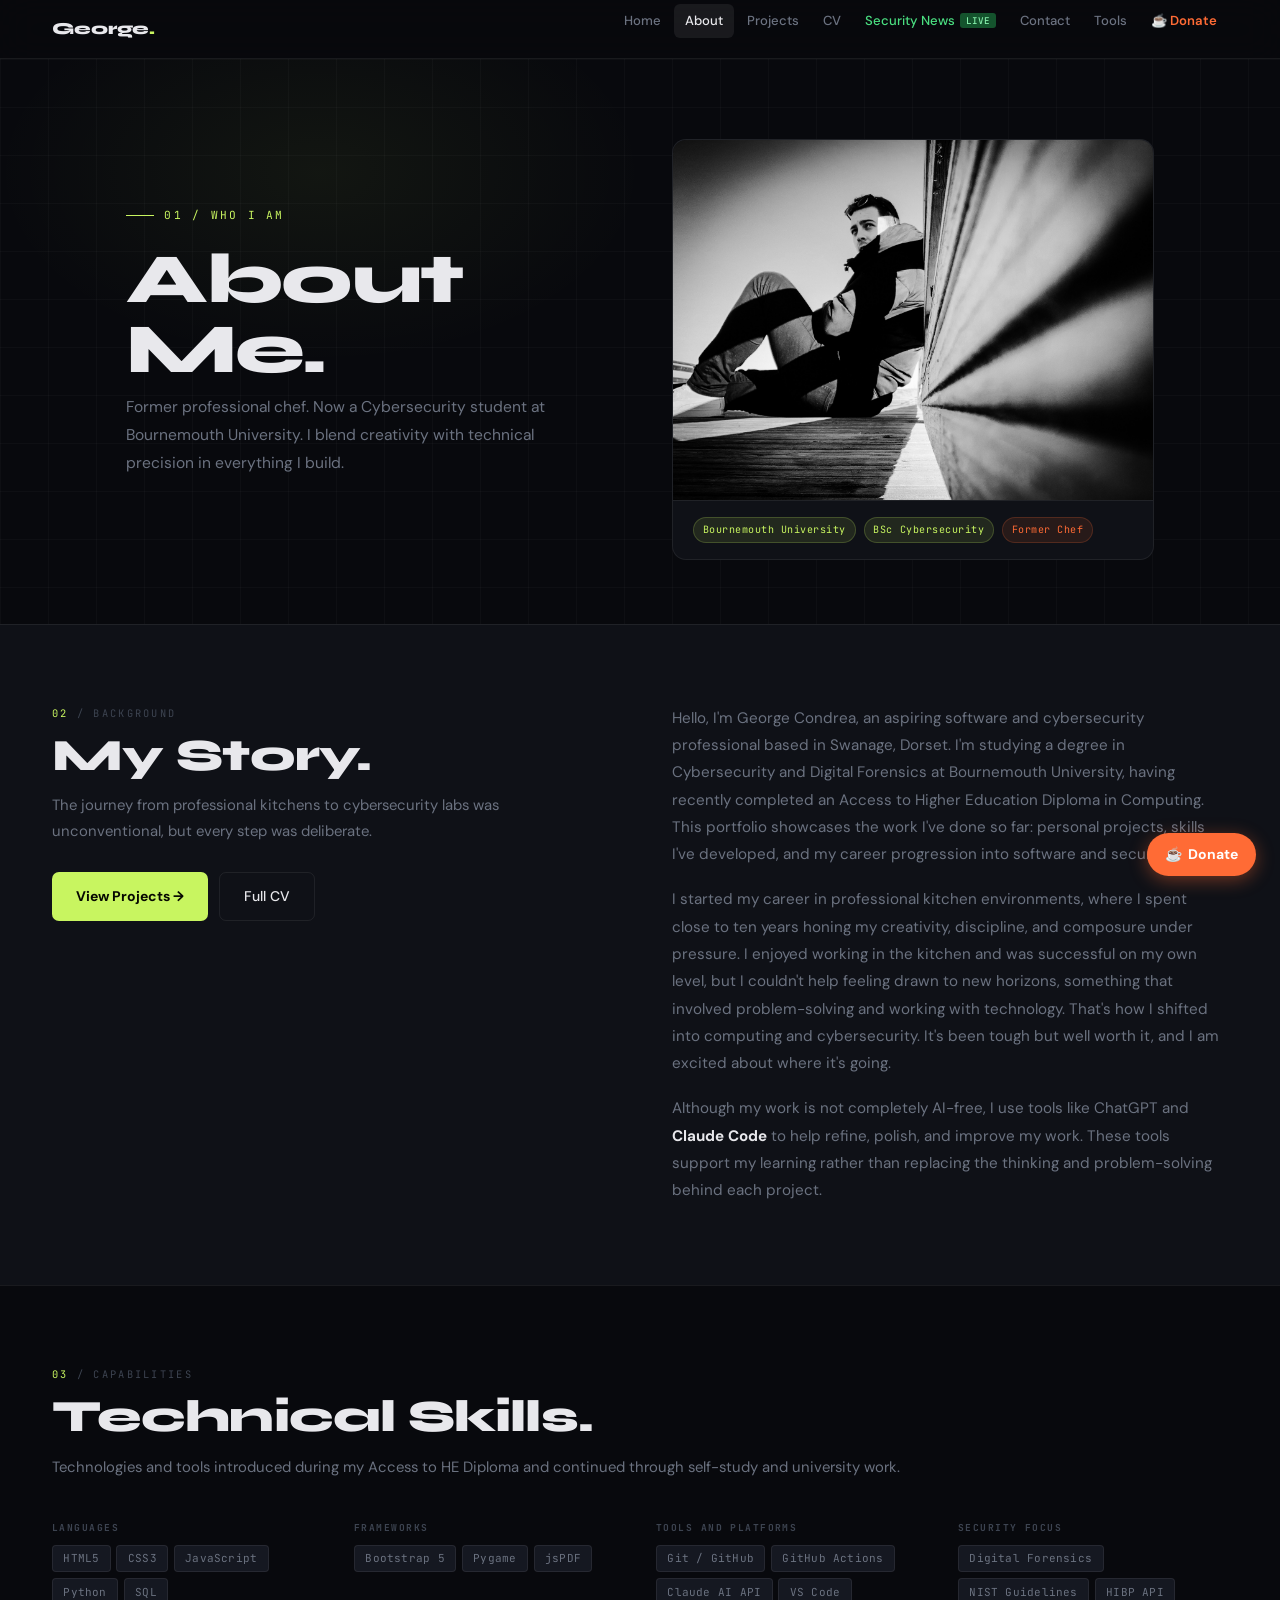
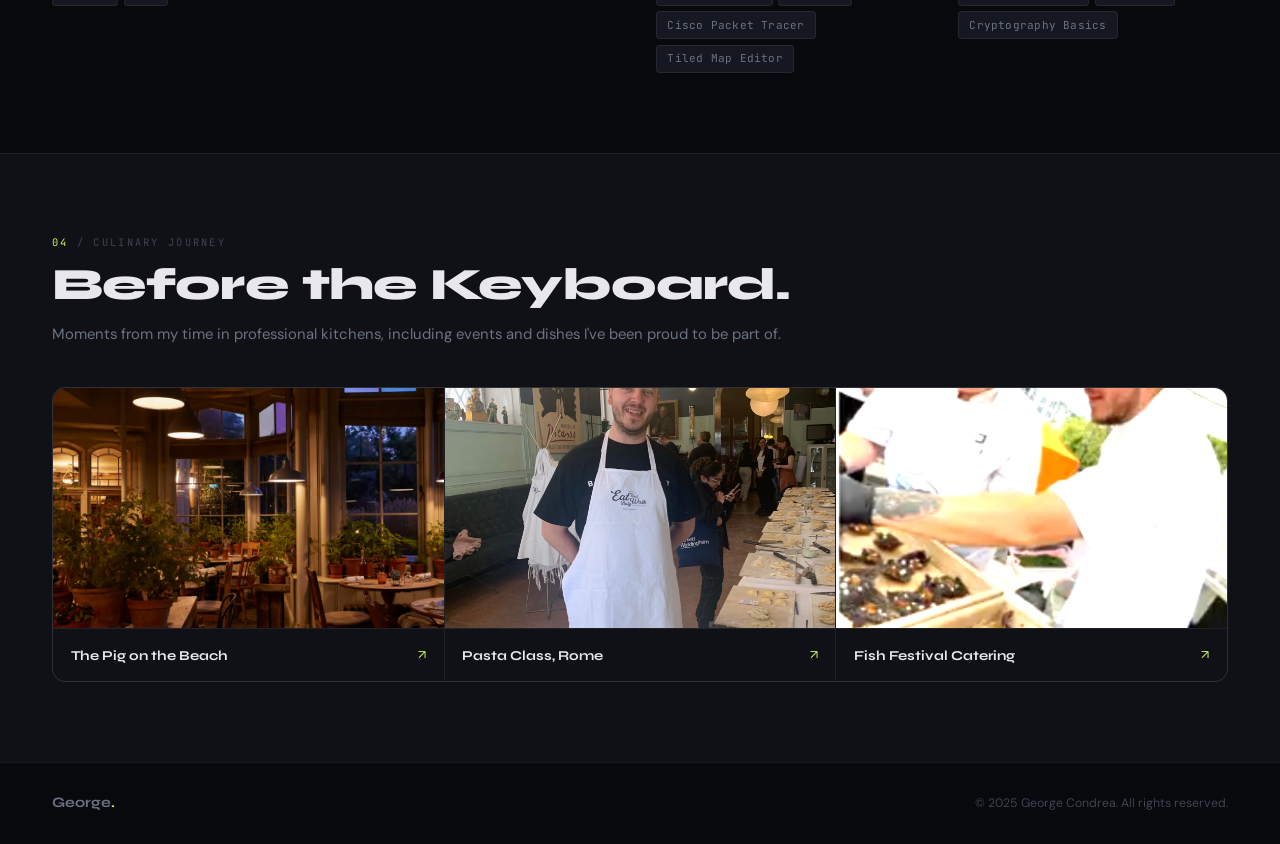
<file: about.html>
<!DOCTYPE html>
<html lang="en">
<head>
  <meta charset="UTF-8">
  <meta name="viewport" content="width=device-width, initial-scale=1.0">
  <link rel="icon" href="favicon.svg" type="image/svg+xml">
  <link rel="apple-touch-icon" href="apple-touch-icon.png">
  <title>About George Condrea | Chef Turned Cybersecurity Student</title>
  <meta name="description" content="Learn about George Condrea, a former chef now studying Cybersecurity at Bournemouth University. Read about his journey, skills, and background.">
  <link rel="preconnect" href="https://fonts.googleapis.com">
  <link rel="preconnect" href="https://fonts.gstatic.com" crossorigin>
  <link href="https://fonts.googleapis.com/css2?family=Syne:wght@400;600;700;800&family=DM+Sans:ital,opsz,wght@0,9..40,300;0,9..40,400;0,9..40,500;1,9..40,300&family=JetBrains+Mono:wght@400;500&display=swap" rel="stylesheet">
  <link href="https://cdn.jsdelivr.net/npm/bootstrap@5.3.0/dist/css/bootstrap.min.css" rel="stylesheet">
  <style>
    :root{--bg:#08090d;--bg-surface:#0f1117;--bg-raised:#151821;--accent:#c8f560;--accent-dim:rgba(200,245,96,0.1);--flame:#ff6b35;--flame-dim:rgba(255,107,53,0.12);--text:#e8e8ec;--muted:#6b7280;--faint:#3d4451;--border:rgba(255,255,255,0.07);--border-lit:rgba(200,245,96,0.28);--f-display:'Syne',sans-serif;--f-body:'DM Sans',sans-serif;--f-mono:'JetBrains Mono',monospace}
    *,*::before,*::after{box-sizing:border-box;margin:0;padding:0}
    html{scroll-behavior:smooth}
    body{background:var(--bg);color:var(--text);font-family:var(--f-body);font-size:16px;line-height:1.7;-webkit-font-smoothing:antialiased}
    ::-webkit-scrollbar{width:4px}::-webkit-scrollbar-track{background:var(--bg)}::-webkit-scrollbar-thumb{background:var(--faint);border-radius:4px}
    a{color:inherit;text-decoration:none}
    img,video{max-width:100%}

    .site-nav{position:sticky;top:0;z-index:200;background:rgba(8,9,13,0.88);backdrop-filter:blur(18px);-webkit-backdrop-filter:blur(18px);border-bottom:1px solid var(--border)}
    .nav-inner{max-width:1240px;margin:0 auto;padding:0 2rem;height:58px;display:flex;align-items:center;justify-content:space-between;gap:1rem}
    .nav-brand{font-family:var(--f-display);font-weight:800;font-size:1.05rem;color:var(--text)}
    .nav-brand em{font-style:normal;color:var(--accent)}
    .nav-links{display:flex;align-items:center;list-style:none;gap:.1rem}
    .nav-links a{display:block;padding:.35rem .7rem;font-size:.82rem;font-weight:500;color:var(--muted);border-radius:6px;transition:color .18s,background .18s;white-space:nowrap}
    .nav-links a:hover,.nav-links a.active{color:var(--text);background:var(--border)}
    .nav-live{color:#4ade80!important}
    .nav-live:hover{background:rgba(74,222,128,.08)!important}
    .nav-donate{color:var(--flame)!important;font-weight:600!important}
    .nav-donate:hover{background:var(--flame-dim)!important}
    .nav-toggle{display:none;background:none;border:1px solid var(--border);border-radius:6px;color:var(--muted);padding:.45rem .65rem;cursor:pointer;font-size:1rem;line-height:1}
    @media(max-width:920px){.nav-toggle{display:block}.nav-links{display:none;position:absolute;top:58px;left:0;right:0;background:rgba(8,9,13,.97);border-bottom:1px solid var(--border);flex-direction:column;align-items:stretch;padding:.5rem 1rem 1rem}.nav-links.open{display:flex}.nav-links a{padding:.65rem .8rem;font-size:.9rem}}

    .btn-lime{display:inline-flex;align-items:center;gap:.4rem;background:var(--accent);color:#060700;font-family:var(--f-body);font-weight:700;font-size:.875rem;padding:.72rem 1.5rem;border-radius:7px;transition:background .2s,transform .2s,box-shadow .2s;text-decoration:none}
    .btn-lime:hover{background:#d9ff6e;color:#060700;transform:translateY(-2px);box-shadow:0 8px 28px rgba(200,245,96,.28)}
    .btn-ghost{display:inline-flex;align-items:center;gap:.4rem;background:transparent;color:var(--text);font-family:var(--f-body);font-weight:500;font-size:.875rem;padding:.72rem 1.5rem;border-radius:7px;border:1px solid var(--border);transition:border-color .2s,background .2s,transform .2s;text-decoration:none}
    .btn-ghost:hover{border-color:var(--border-lit);background:var(--accent-dim);color:var(--text);transform:translateY(-2px)}

    .site-footer{border-top:1px solid var(--border);padding:1.75rem 0}
    .footer-inner{max-width:1240px;margin:0 auto;padding:0 2rem;display:flex;align-items:center;justify-content:space-between;flex-wrap:wrap;gap:.75rem}
    .footer-brand{font-family:var(--f-display);font-weight:700;font-size:.9rem;color:var(--muted)}
    .footer-brand em{font-style:normal;color:var(--accent)}
    .footer-copy{font-size:.77rem;color:var(--faint)}

    .kofi-fab{position:fixed;bottom:1.5rem;right:1.5rem;z-index:9999;display:flex;align-items:center;gap:.4rem;background:var(--flame);color:#fff;padding:.6rem 1.1rem;border-radius:50px;font-weight:700;font-size:.875rem;box-shadow:0 4px 18px rgba(255,107,53,.4);transition:transform .2s,box-shadow .2s;text-decoration:none}
    .kofi-fab:hover{transform:translateY(-3px);box-shadow:0 8px 26px rgba(255,107,53,.55);color:#fff}
    @media(max-width:576px){.kofi-fab-text{display:none}.kofi-fab{padding:.75rem;font-size:1.1rem}}

    .section{padding:5rem 0;border-top:1px solid var(--border)}
    .section-alt{background:var(--bg-surface)}
    .section-inner{max-width:1240px;margin:0 auto;padding:0 2rem}
    .s-eyebrow{font-family:var(--f-mono);font-size:.65rem;color:var(--faint);letter-spacing:.22em;text-transform:uppercase;margin-bottom:.55rem}
    .s-eyebrow em{font-style:normal;color:var(--accent)}
    .s-heading{font-family:var(--f-display);font-weight:800;font-size:clamp(1.8rem,3.5vw,2.8rem);line-height:1.1;letter-spacing:-.02em;color:var(--text)}
    .s-sub{font-size:.93rem;color:var(--muted);margin-top:.75rem;line-height:1.75}

    @keyframes fadeUp{from{opacity:0;transform:translateY(22px)}to{opacity:1;transform:none}}
    .reveal{opacity:0;transform:translateY(26px);transition:opacity .6s ease,transform .6s ease}
    .reveal.visible{opacity:1;transform:none}

    /* Page hero */
    .page-hero{position:relative;padding:5rem 0 4rem;overflow:hidden;min-height:55vh;display:flex;flex-direction:column;justify-content:center}
    .ph-grid{position:absolute;inset:0;background-image:linear-gradient(rgba(255,255,255,.022) 1px,transparent 1px),linear-gradient(90deg,rgba(255,255,255,.022) 1px,transparent 1px);background-size:48px 48px;pointer-events:none}
    .ph-glow{position:absolute;top:-20%;left:-5%;width:60%;height:80%;background:radial-gradient(ellipse,rgba(200,245,96,.055) 0%,transparent 60%);pointer-events:none}
    .ph-inner{position:relative;z-index:2;max-width:1240px;margin:0 auto;padding:0 2rem;display:grid;grid-template-columns:1fr 1fr;gap:4rem;align-items:center}
    @media(max-width:800px){.ph-inner{grid-template-columns:1fr;gap:2rem}}

    .hero-kicker{font-family:var(--f-mono);font-size:.7rem;color:var(--accent);letter-spacing:.2em;text-transform:uppercase;display:flex;align-items:center;gap:.65rem;margin-bottom:1.2rem;opacity:0;animation:fadeUp .65s ease .1s forwards}
    .hero-kicker::before{content:'';display:inline-block;width:28px;height:1px;background:var(--accent);flex-shrink:0}
    .page-title{font-family:var(--f-display);font-weight:800;font-size:clamp(2.8rem,5.5vw,5rem);line-height:1.0;letter-spacing:-.025em;color:var(--text);margin-bottom:.5rem;opacity:0;animation:fadeUp .65s ease .22s forwards}
    .page-sub{font-size:.975rem;color:var(--muted);line-height:1.8;max-width:420px;opacity:0;animation:fadeUp .65s ease .36s forwards}

    /* Photo card */
    .photo-card{background:var(--bg-surface);border:1px solid var(--border);border-radius:14px;overflow:hidden;opacity:0;animation:fadeUp .75s ease .4s forwards}
    .photo-card img{width:100%;height:360px;object-fit:cover;object-position:top;display:block}
    .photo-card-tags{padding:1rem 1.25rem;display:flex;gap:.5rem;flex-wrap:wrap;border-top:1px solid var(--border)}
    .photo-tag{font-family:var(--f-mono);font-size:.63rem;color:var(--accent);background:var(--accent-dim);border:1px solid rgba(200,245,96,.2);padding:.2rem .55rem;border-radius:20px;letter-spacing:.05em}
    .photo-tag-flame{color:var(--flame);background:rgba(255,107,53,.1);border-color:rgba(255,107,53,.2)}

    /* Bio */
    .bio-grid{display:grid;grid-template-columns:1fr 1fr;gap:4rem;align-items:start}
    @media(max-width:800px){.bio-grid{grid-template-columns:1fr;gap:2rem}}
    .bio-text p{color:var(--muted);font-size:.95rem;line-height:1.8;margin-bottom:1.1rem}
    .bio-text p:last-child{margin-bottom:0}
    .bio-text strong{color:var(--text)}

    /* Skills */
    .skill-cats{display:grid;grid-template-columns:repeat(auto-fit,minmax(180px,1fr));gap:2rem;margin-top:2.5rem}
    .skill-cat-label{font-family:var(--f-mono);font-size:.6rem;font-weight:700;text-transform:uppercase;letter-spacing:.15em;color:var(--faint);margin-bottom:.55rem;display:block}
    .pill-row{display:flex;flex-wrap:wrap;gap:.35rem}
    .pill{font-family:var(--f-mono);font-size:.69rem;color:var(--muted);background:var(--bg-raised);border:1px solid var(--border);padding:.22rem .65rem;border-radius:4px;letter-spacing:.02em}

    /* Gallery */
    .gallery-grid{display:grid;grid-template-columns:repeat(3,1fr);gap:1px;background:var(--border);border:1px solid var(--border);border-radius:14px;overflow:hidden;margin-top:2.5rem}
    @media(max-width:640px){.gallery-grid{grid-template-columns:1fr}}
    .gallery-cell{background:var(--bg-surface);overflow:hidden;cursor:pointer;position:relative}
    .gallery-cell::after{content:'';position:absolute;inset:0 0 auto 0;height:2px;background:var(--accent);transform:scaleX(0);transform-origin:left;transition:transform .3s ease}
    .gallery-cell:hover::after{transform:scaleX(1)}
    .gallery-cell:hover .gallery-img{transform:scale(1.04)}
    .gallery-img{width:100%;height:240px;object-fit:cover;display:block;transition:transform .45s ease}
    .gallery-label{padding:.9rem 1.1rem;display:flex;align-items:center;justify-content:space-between;border-top:1px solid var(--border)}
    .gallery-name{font-family:var(--f-display);font-weight:700;font-size:.85rem;color:var(--text)}
    .gallery-arrow{font-size:.8rem;color:var(--accent)}

    /* Bootstrap modal dark overrides */
    .modal-content{background:var(--bg-surface)!important;border:1px solid var(--border)!important;border-radius:14px!important;overflow:hidden!important}
    .modal-body{padding:0!important;background:var(--bg)!important}
    .modal-body img,.modal-body video{width:100%;display:block}
    .modal-footer{background:var(--bg-raised)!important;border-top:1px solid var(--border)!important;padding:.75rem 1.25rem!important}
    .modal-close-btn{display:inline-flex;align-items:center;background:var(--bg);color:var(--muted);font-size:.82rem;padding:.5rem 1rem;border-radius:6px;border:1px solid var(--border);cursor:pointer;font-family:var(--f-body);transition:color .18s,border-color .18s}
    .modal-close-btn:hover{color:var(--text);border-color:var(--border-lit)}
    .modal-backdrop.show{backdrop-filter:blur(6px)!important}
  </style>
</head>
<body>

<nav class="site-nav">
  <div class="nav-inner">
    <a href="index.html" class="nav-brand">George<em>.</em></a>
    <button class="nav-toggle" id="navToggle">&#9776;</button>
    <ul class="nav-links" id="navLinks">
      <li><a href="index.html">Home</a></li>
      <li><a href="about.html" class="active">About</a></li>
      <li><a href="projects.html">Projects</a></li>
      <li><a href="curriculum-vitae.html">CV</a></li>
      <li><a href="cybersecurity-news.html" class="nav-live">Security News <small style="font-size:.58rem;background:#14532d;color:#86efac;padding:.1rem .38rem;border-radius:3px;margin-left:2px;vertical-align:middle;font-family:'JetBrains Mono',monospace;">LIVE</small></a></li>
      <li><a href="contact.html">Contact</a></li>
      <li><a href="tools.html">Tools</a></li>
      <li><a href="donate.html" class="nav-donate">&#9749; Donate</a></li>
    </ul>
  </div>
</nav>

<!-- Hero -->
<section class="page-hero">
  <div class="ph-grid"></div>
  <div class="ph-glow"></div>
  <div class="ph-inner">
    <div>
      <p class="hero-kicker">01 / who i am</p>
      <h1 class="page-title">About<br>Me.</h1>
      <p class="page-sub">Former professional chef. Now a Cybersecurity student at Bournemouth University. I blend creativity with technical precision in everything I build.</p>
    </div>
    <div class="photo-card">
      <img src="img/me.jpg" alt="George Condrea">
      <div class="photo-card-tags">
        <span class="photo-tag">Bournemouth University</span>
        <span class="photo-tag">BSc Cybersecurity</span>
        <span class="photo-tag photo-tag-flame">Former Chef</span>
      </div>
    </div>
  </div>
</section>

<!-- Bio -->
<section class="section section-alt">
  <div class="section-inner">
    <div class="bio-grid reveal">
      <div>
        <p class="s-eyebrow"><em>02</em> / background</p>
        <h2 class="s-heading">My Story.</h2>
        <p class="s-sub">The journey from professional kitchens to cybersecurity labs was unconventional, but every step was deliberate.</p>
        <div style="margin-top:1.75rem;display:flex;flex-wrap:wrap;gap:.7rem;">
          <a href="projects.html" class="btn-lime">View Projects &rarr;</a>
          <a href="curriculum-vitae.html" class="btn-ghost">Full CV</a>
        </div>
      </div>
      <div class="bio-text">
        <p>Hello, I'm George Condrea, an aspiring software and cybersecurity professional based in Swanage, Dorset. I'm studying a degree in Cybersecurity and Digital Forensics at Bournemouth University, having recently completed an Access to Higher Education Diploma in Computing. This portfolio showcases the work I've done so far: personal projects, skills I've developed, and my career progression into software and security.</p>
        <p>I started my career in professional kitchen environments, where I spent close to ten years honing my creativity, discipline, and composure under pressure. I enjoyed working in the kitchen and was successful on my own level, but I couldn't help feeling drawn to new horizons, something that involved problem-solving and working with technology. That's how I shifted into computing and cybersecurity. It's been tough but well worth it, and I am excited about where it's going.</p>
        <p>Although my work is not completely AI-free, I use tools like ChatGPT and <strong>Claude Code</strong> to help refine, polish, and improve my work. These tools support my learning rather than replacing the thinking and problem-solving behind each project.</p>
      </div>
    </div>
  </div>
</section>

<!-- Skills -->
<section class="section">
  <div class="section-inner reveal">
    <p class="s-eyebrow"><em>03</em> / capabilities</p>
    <h2 class="s-heading">Technical Skills.</h2>
    <p class="s-sub">Technologies and tools introduced during my Access to HE Diploma and continued through self-study and university work.</p>
    <div class="skill-cats">
      <div>
        <span class="skill-cat-label">Languages</span>
        <div class="pill-row">
          <span class="pill">HTML5</span><span class="pill">CSS3</span><span class="pill">JavaScript</span><span class="pill">Python</span><span class="pill">SQL</span>
        </div>
      </div>
      <div>
        <span class="skill-cat-label">Frameworks</span>
        <div class="pill-row">
          <span class="pill">Bootstrap 5</span><span class="pill">Pygame</span><span class="pill">jsPDF</span>
        </div>
      </div>
      <div>
        <span class="skill-cat-label">Tools and Platforms</span>
        <div class="pill-row">
          <span class="pill">Git / GitHub</span><span class="pill">GitHub Actions</span><span class="pill">Claude AI API</span><span class="pill">VS Code</span><span class="pill">Cisco Packet Tracer</span><span class="pill">Tiled Map Editor</span>
        </div>
      </div>
      <div>
        <span class="skill-cat-label">Security Focus</span>
        <div class="pill-row">
          <span class="pill">Digital Forensics</span><span class="pill">NIST Guidelines</span><span class="pill">HIBP API</span><span class="pill">Cryptography Basics</span>
        </div>
      </div>
    </div>
  </div>
</section>

<!-- Culinary Gallery -->
<section class="section section-alt">
  <div class="section-inner reveal">
    <p class="s-eyebrow"><em>04</em> / culinary journey</p>
    <h2 class="s-heading">Before the Keyboard.</h2>
    <p class="s-sub">Moments from my time in professional kitchens, including events and dishes I've been proud to be part of.</p>
    <div class="gallery-grid">
      <div class="gallery-cell" data-bs-toggle="modal" data-bs-target="#modalPig">
        <img src="img/pig/restaurant.webp" alt="The Pig on the Beach kitchen" class="gallery-img">
        <div class="gallery-label">
          <span class="gallery-name">The Pig on the Beach</span>
          <span class="gallery-arrow">&#8599;</span>
        </div>
      </div>
      <div class="gallery-cell" data-bs-toggle="modal" data-bs-target="#modalPasta">
        <img src="img/pasta-class/rome.jpg" alt="Pasta Cooking Course, Rome, Italy" class="gallery-img">
        <div class="gallery-label">
          <span class="gallery-name">Pasta Class, Rome</span>
          <span class="gallery-arrow">&#8599;</span>
        </div>
      </div>
      <div class="gallery-cell" data-bs-toggle="modal" data-bs-target="#modalFish">
        <img src="img/fish-festival/preview.png" alt="Fish Festival Catering" class="gallery-img">
        <div class="gallery-label">
          <span class="gallery-name">Fish Festival Catering</span>
          <span class="gallery-arrow">&#8599;</span>
        </div>
      </div>
    </div>
  </div>
</section>

<!-- Modals -->
<div class="modal fade" id="modalPig" tabindex="-1" aria-hidden="true">
  <div class="modal-dialog modal-dialog-centered modal-lg">
    <div class="modal-content">
      <div class="modal-body"><img src="img/pig/restaurant.webp" alt="The Pig on the Beach kitchen"></div>
      <div class="modal-footer"><button type="button" class="modal-close-btn" data-bs-dismiss="modal">Close</button></div>
    </div>
  </div>
</div>
<div class="modal fade" id="modalPasta" tabindex="-1" aria-hidden="true">
  <div class="modal-dialog modal-dialog-centered modal-lg">
    <div class="modal-content">
      <div class="modal-body"><img src="img/pasta-class/rome.jpg" alt="Pasta Cooking Course, Rome"></div>
      <div class="modal-footer"><button type="button" class="modal-close-btn" data-bs-dismiss="modal">Close</button></div>
    </div>
  </div>
</div>
<div class="modal fade" id="modalFish" tabindex="-1" aria-hidden="true">
  <div class="modal-dialog modal-dialog-centered modal-lg">
    <div class="modal-content">
      <div class="modal-body">
        <video controls poster="img/fish-festival/preview.png" style="width:100%;display:block;">
          <source src="img/fish-festival/fish-festival.mp4" type="video/mp4">
        </video>
      </div>
      <div class="modal-footer"><button type="button" class="modal-close-btn" data-bs-dismiss="modal">Close</button></div>
    </div>
  </div>
</div>

<footer class="site-footer">
  <div class="footer-inner">
    <div class="footer-brand">George<em>.</em></div>
    <div class="footer-copy">&copy; 2025 George Condrea. All rights reserved.</div>
  </div>
</footer>

<a href="https://ko-fi.com/georgecondrea" target="_blank" rel="noopener" title="Support me on Ko-fi" aria-label="Support me on Ko-fi" class="kofi-fab">&#9749; <span class="kofi-fab-text">Donate</span></a>

<script src="https://cdn.jsdelivr.net/npm/bootstrap@5.3.0/dist/js/bootstrap.bundle.min.js"></script>
<script>
  const navToggle = document.getElementById('navToggle');
  const navLinks  = document.getElementById('navLinks');
  navToggle.addEventListener('click', () => navLinks.classList.toggle('open'));
  document.addEventListener('click', e => { if (!navToggle.contains(e.target) && !navLinks.contains(e.target)) navLinks.classList.remove('open'); });
  const io = new IntersectionObserver(entries => { entries.forEach(e => { if (e.isIntersecting) { e.target.classList.add('visible'); io.unobserve(e.target); } }); }, { threshold: 0.1 });
  document.querySelectorAll('.reveal').forEach(el => io.observe(el));
</script>
</body>
</html>
</file>
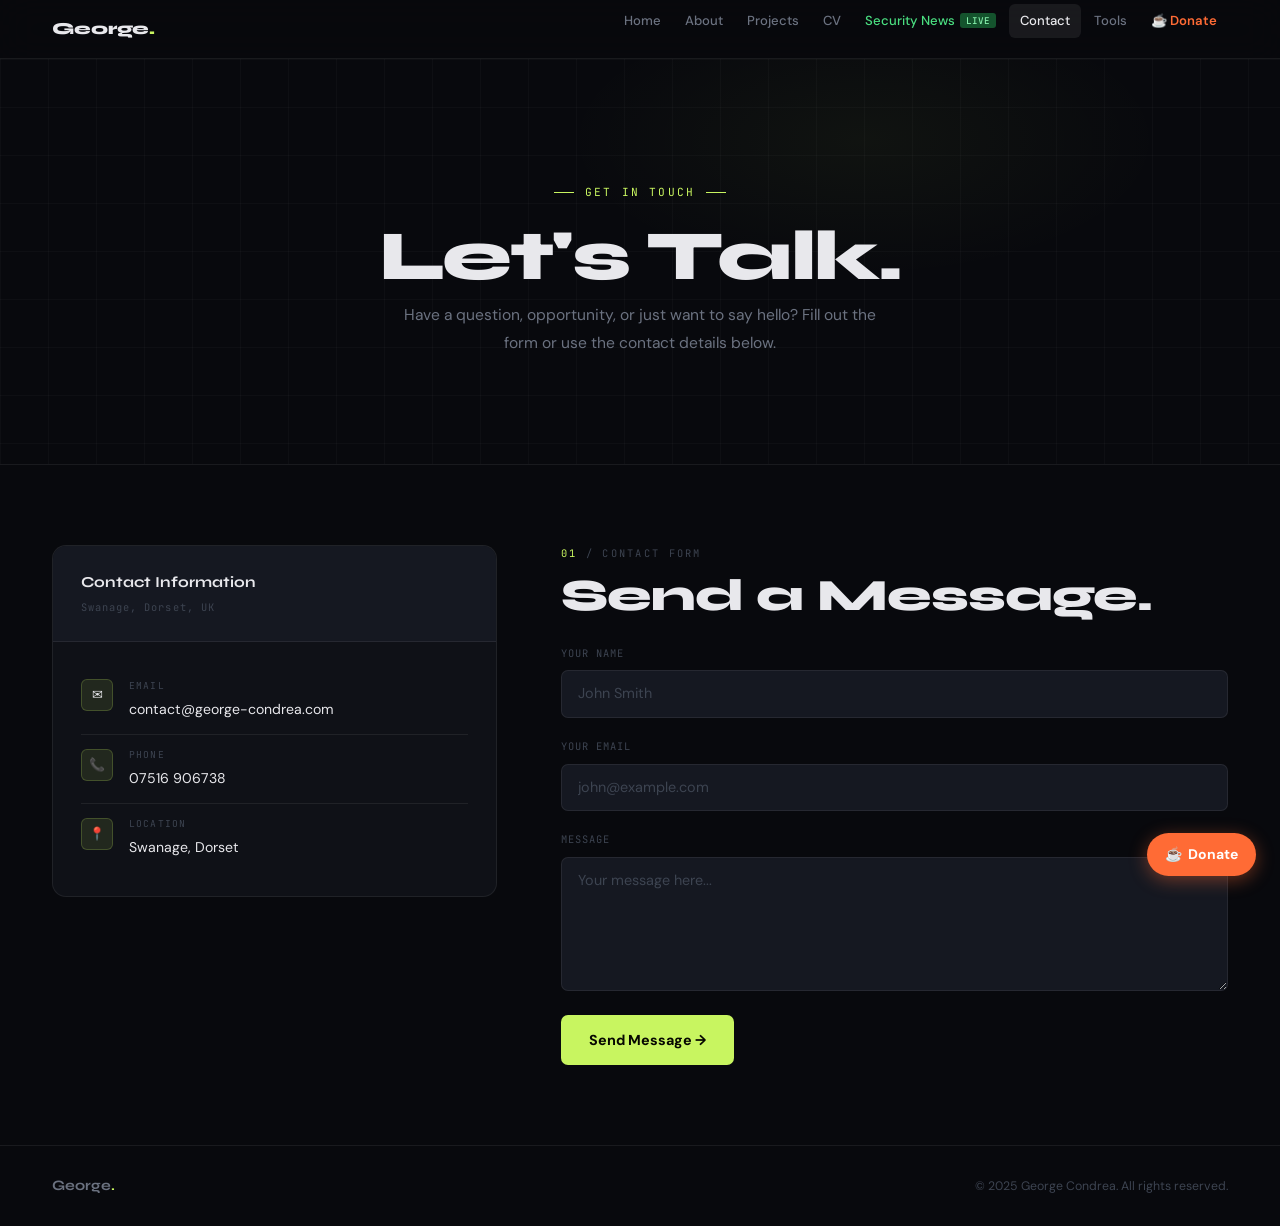
<file: contact.html>
<!DOCTYPE html>
<html lang="en">
<head>
  <meta charset="UTF-8" />
  <meta name="viewport" content="width=device-width, initial-scale=1.0" />
  <link rel="icon" href="favicon.svg" type="image/svg+xml">
  <link rel="apple-touch-icon" href="apple-touch-icon.png">
  <title>Contact George Condrea | Portfolio Enquiries &amp; Opportunities</title>
  <meta name="description" content="Get in touch with George Condrea for work opportunities, project collaborations, or general enquiries.">
  <link rel="preconnect" href="https://fonts.googleapis.com">
  <link rel="preconnect" href="https://fonts.gstatic.com" crossorigin>
  <link href="https://fonts.googleapis.com/css2?family=Syne:wght@400;600;700;800&family=DM+Sans:ital,opsz,wght@0,9..40,300;0,9..40,400;0,9..40,500;1,9..40,300&family=JetBrains+Mono:wght@400;500&display=swap" rel="stylesheet">
  <link href="https://cdn.jsdelivr.net/npm/bootstrap@5.3.0/dist/css/bootstrap.min.css" rel="stylesheet">
  <style>
    :root{--bg:#08090d;--bg-surface:#0f1117;--bg-raised:#151821;--accent:#c8f560;--accent-dim:rgba(200,245,96,0.1);--flame:#ff6b35;--flame-dim:rgba(255,107,53,0.12);--text:#e8e8ec;--muted:#6b7280;--faint:#3d4451;--border:rgba(255,255,255,0.07);--border-lit:rgba(200,245,96,0.28);--f-display:'Syne',sans-serif;--f-body:'DM Sans',sans-serif;--f-mono:'JetBrains Mono',monospace}
    *,*::before,*::after{box-sizing:border-box;margin:0;padding:0}
    html{scroll-behavior:smooth}
    body{background:var(--bg);color:var(--text);font-family:var(--f-body);font-size:16px;line-height:1.7;-webkit-font-smoothing:antialiased}
    ::-webkit-scrollbar{width:4px}::-webkit-scrollbar-track{background:var(--bg)}::-webkit-scrollbar-thumb{background:var(--faint);border-radius:4px}
    a{color:inherit;text-decoration:none}

    .site-nav{position:sticky;top:0;z-index:200;background:rgba(8,9,13,0.88);backdrop-filter:blur(18px);-webkit-backdrop-filter:blur(18px);border-bottom:1px solid var(--border)}
    .nav-inner{max-width:1240px;margin:0 auto;padding:0 2rem;height:58px;display:flex;align-items:center;justify-content:space-between;gap:1rem}
    .nav-brand{font-family:var(--f-display);font-weight:800;font-size:1.05rem;color:var(--text)}
    .nav-brand em{font-style:normal;color:var(--accent)}
    .nav-links{display:flex;align-items:center;list-style:none;gap:.1rem}
    .nav-links a{display:block;padding:.35rem .7rem;font-size:.82rem;font-weight:500;color:var(--muted);border-radius:6px;transition:color .18s,background .18s;white-space:nowrap}
    .nav-links a:hover,.nav-links a.active{color:var(--text);background:var(--border)}
    .nav-live{color:#4ade80!important}.nav-live:hover{background:rgba(74,222,128,.08)!important}
    .nav-donate{color:var(--flame)!important;font-weight:600!important}.nav-donate:hover{background:var(--flame-dim)!important}
    .nav-toggle{display:none;background:none;border:1px solid var(--border);border-radius:6px;color:var(--muted);padding:.45rem .65rem;cursor:pointer;font-size:1rem;line-height:1}
    @media(max-width:920px){.nav-toggle{display:block}.nav-links{display:none;position:absolute;top:58px;left:0;right:0;background:rgba(8,9,13,.97);border-bottom:1px solid var(--border);flex-direction:column;align-items:stretch;padding:.5rem 1rem 1rem}.nav-links.open{display:flex}.nav-links a{padding:.65rem .8rem;font-size:.9rem}}

    .site-footer{border-top:1px solid var(--border);padding:1.75rem 0}
    .footer-inner{max-width:1240px;margin:0 auto;padding:0 2rem;display:flex;align-items:center;justify-content:space-between;flex-wrap:wrap;gap:.75rem}
    .footer-brand{font-family:var(--f-display);font-weight:700;font-size:.9rem;color:var(--muted)}
    .footer-brand em{font-style:normal;color:var(--accent)}
    .footer-copy{font-size:.77rem;color:var(--faint)}

    .kofi-fab{position:fixed;bottom:1.5rem;right:1.5rem;z-index:9999;display:flex;align-items:center;gap:.4rem;background:var(--flame);color:#fff;padding:.6rem 1.1rem;border-radius:50px;font-weight:700;font-size:.875rem;box-shadow:0 4px 18px rgba(255,107,53,.4);transition:transform .2s,box-shadow .2s;text-decoration:none}
    .kofi-fab:hover{transform:translateY(-3px);box-shadow:0 8px 26px rgba(255,107,53,.55);color:#fff}
    @media(max-width:576px){.kofi-fab-text{display:none}.kofi-fab{padding:.75rem;font-size:1.1rem}}

    @keyframes fadeUp{from{opacity:0;transform:translateY(22px)}to{opacity:1;transform:none}}
    .reveal{opacity:0;transform:translateY(26px);transition:opacity .6s ease,transform .6s ease}
    .reveal.visible{opacity:1;transform:none}

    /* Page hero */
    .page-hero{position:relative;padding:5rem 0 4.5rem;overflow:hidden;min-height:45vh;display:flex;flex-direction:column;justify-content:center}
    .ph-grid{position:absolute;inset:0;background-image:linear-gradient(rgba(255,255,255,.022) 1px,transparent 1px),linear-gradient(90deg,rgba(255,255,255,.022) 1px,transparent 1px);background-size:48px 48px;pointer-events:none}
    .ph-glow{position:absolute;top:-20%;right:5%;width:55%;height:80%;background:radial-gradient(ellipse,rgba(200,245,96,.045) 0%,transparent 60%);pointer-events:none}
    .ph-inner{position:relative;z-index:2;max-width:1240px;margin:0 auto;padding:0 2rem;text-align:center}

    .hero-kicker{font-family:var(--f-mono);font-size:.7rem;color:var(--accent);letter-spacing:.2em;text-transform:uppercase;display:inline-flex;align-items:center;gap:.65rem;margin-bottom:1.2rem;opacity:0;animation:fadeUp .65s ease .1s forwards}
    .hero-kicker::before,.hero-kicker::after{content:'';display:inline-block;width:20px;height:1px;background:var(--accent)}
    .page-title{font-family:var(--f-display);font-weight:800;font-size:clamp(2.8rem,5.5vw,5rem);line-height:1.0;letter-spacing:-.025em;color:var(--text);margin-bottom:.6rem;opacity:0;animation:fadeUp .65s ease .22s forwards}
    .page-sub{font-size:.975rem;color:var(--muted);line-height:1.8;max-width:480px;margin:0 auto;opacity:0;animation:fadeUp .65s ease .36s forwards}

    /* Contact layout */
    .contact-section{padding:5rem 0;border-top:1px solid var(--border)}
    .contact-inner{max-width:1240px;margin:0 auto;padding:0 2rem;display:grid;grid-template-columns:1fr 1.5fr;gap:4rem;align-items:start}
    @media(max-width:800px){.contact-inner{grid-template-columns:1fr;gap:2.5rem}}

    /* Info side */
    .contact-info-card{background:var(--bg-surface);border:1px solid var(--border);border-radius:14px;overflow:hidden}
    .cic-header{padding:1.5rem 1.75rem;border-bottom:1px solid var(--border);background:var(--bg-raised)}
    .cic-title{font-family:var(--f-display);font-weight:700;font-size:.95rem;color:var(--text)}
    .cic-sub{font-family:var(--f-mono);font-size:.65rem;color:var(--faint);letter-spacing:.1em;margin-top:.2rem}
    .cic-body{padding:1.5rem 1.75rem}
    .cic-item{display:flex;align-items:flex-start;gap:1rem;padding:.75rem 0;border-bottom:1px solid var(--border)}
    .cic-item:last-child{border-bottom:none}
    .cic-icon{width:32px;height:32px;background:var(--accent-dim);border:1px solid rgba(200,245,96,.2);border-radius:6px;display:flex;align-items:center;justify-content:center;flex-shrink:0;font-size:.8rem;margin-top:.1rem}
    .cic-label{font-family:var(--f-mono);font-size:.6rem;text-transform:uppercase;letter-spacing:.12em;color:var(--faint);margin-bottom:.25rem}
    .cic-value{font-size:.88rem;color:var(--text)}

    /* Form side */
    .s-eyebrow{font-family:var(--f-mono);font-size:.65rem;color:var(--faint);letter-spacing:.22em;text-transform:uppercase;margin-bottom:.55rem}
    .s-eyebrow em{font-style:normal;color:var(--accent)}
    .s-heading{font-family:var(--f-display);font-weight:800;font-size:clamp(1.8rem,3.5vw,2.8rem);line-height:1.1;letter-spacing:-.02em;color:var(--text);margin-bottom:1.5rem}

    /* Bootstrap form overrides */
    .form-label{font-family:var(--f-mono);font-size:.65rem;text-transform:uppercase;letter-spacing:.1em;color:var(--faint);margin-bottom:.5rem;display:block}
    .form-control,.form-select{background:var(--bg-raised)!important;color:var(--text)!important;border:1px solid var(--border)!important;border-radius:7px!important;font-family:var(--f-body)!important;font-size:.9rem!important;padding:.75rem 1rem!important;transition:border-color .2s,box-shadow .2s!important}
    .form-control:focus,.form-select:focus{background:var(--bg-raised)!important;color:var(--text)!important;border-color:var(--border-lit)!important;box-shadow:0 0 0 3px rgba(200,245,96,.12)!important}
    .form-control::placeholder{color:var(--faint)!important}
    .form-control.is-invalid,.was-validated .form-control:invalid{border-color:#ef4444!important}
    .invalid-feedback{color:#ef4444;font-size:.78rem;margin-top:.3rem}
    textarea.form-control{resize:vertical;min-height:130px}
    .mb-3{margin-bottom:1.25rem!important}

    /* Submit button */
    .btn-submit{display:inline-flex;align-items:center;gap:.45rem;background:var(--accent);color:#060700;font-family:var(--f-body);font-weight:700;font-size:.9rem;padding:.8rem 1.75rem;border-radius:7px;border:none;cursor:pointer;transition:background .2s,transform .2s,box-shadow .2s;margin-top:.25rem}
    .btn-submit:hover{background:#d9ff6e;transform:translateY(-2px);box-shadow:0 8px 28px rgba(200,245,96,.28)}

    /* Success message */
    #confirmationMessage{display:none;background:var(--bg-surface);border:1px solid rgba(200,245,96,.25);border-radius:10px;padding:1.1rem 1.5rem;margin-top:1.25rem;font-size:.9rem;color:var(--accent);font-family:var(--f-mono)}
  </style>
</head>
<body>

<nav class="site-nav">
  <div class="nav-inner">
    <a href="index.html" class="nav-brand">George<em>.</em></a>
    <button class="nav-toggle" id="navToggle">&#9776;</button>
    <ul class="nav-links" id="navLinks">
      <li><a href="index.html">Home</a></li>
      <li><a href="about.html">About</a></li>
      <li><a href="projects.html">Projects</a></li>
      <li><a href="curriculum-vitae.html">CV</a></li>
      <li><a href="cybersecurity-news.html" class="nav-live">Security News <small style="font-size:.58rem;background:#14532d;color:#86efac;padding:.1rem .38rem;border-radius:3px;margin-left:2px;vertical-align:middle;font-family:'JetBrains Mono',monospace;">LIVE</small></a></li>
      <li><a href="contact.html" class="active">Contact</a></li>
      <li><a href="tools.html">Tools</a></li>
      <li><a href="donate.html" class="nav-donate">&#9749; Donate</a></li>
    </ul>
  </div>
</nav>

<section class="page-hero">
  <div class="ph-grid"></div>
  <div class="ph-glow"></div>
  <div class="ph-inner">
    <p class="hero-kicker">Get in Touch</p>
    <h1 class="page-title">Let's Talk.</h1>
    <p class="page-sub">Have a question, opportunity, or just want to say hello? Fill out the form or use the contact details below.</p>
  </div>
</section>

<section class="contact-section">
  <div class="contact-inner reveal">

    <!-- Contact info -->
    <div>
      <div class="contact-info-card">
        <div class="cic-header">
          <div class="cic-title">Contact Information</div>
          <div class="cic-sub">Swanage, Dorset, UK</div>
        </div>
        <div class="cic-body">
          <div class="cic-item">
            <div class="cic-icon">&#9993;</div>
            <div>
              <div class="cic-label">Email</div>
              <div class="cic-value">contact@george-condrea.com</div>
            </div>
          </div>
          <div class="cic-item">
            <div class="cic-icon">&#128222;</div>
            <div>
              <div class="cic-label">Phone</div>
              <div class="cic-value">07516 906738</div>
            </div>
          </div>
          <div class="cic-item">
            <div class="cic-icon">&#128205;</div>
            <div>
              <div class="cic-label">Location</div>
              <div class="cic-value">Swanage, Dorset</div>
            </div>
          </div>
        </div>
      </div>
    </div>

    <!-- Form -->
    <div>
      <p class="s-eyebrow"><em>01</em> / contact form</p>
      <h2 class="s-heading">Send a Message.</h2>
      <form id="contactForm" action="https://formspree.io/f/your_form_id" method="POST" class="needs-validation" novalidate>
        <div class="mb-3">
          <label for="name" class="form-label">Your Name</label>
          <input type="text" class="form-control" name="name" id="name" placeholder="John Smith" required>
          <div class="invalid-feedback">Please enter your name.</div>
        </div>
        <div class="mb-3">
          <label for="email" class="form-label">Your Email</label>
          <input type="email" class="form-control" name="email" id="email" placeholder="john@example.com" required>
          <div class="invalid-feedback">Please enter a valid email address.</div>
        </div>
        <div class="mb-3">
          <label for="message" class="form-label">Message</label>
          <textarea class="form-control" name="message" id="message" rows="5" placeholder="Your message here..." required></textarea>
          <div class="invalid-feedback">Please enter your message.</div>
        </div>
        <button type="submit" class="btn-submit">Send Message &rarr;</button>
      </form>
      <div id="confirmationMessage">&#10003; Thank you! Your message has been sent successfully.</div>
    </div>

  </div>
</section>

<footer class="site-footer">
  <div class="footer-inner">
    <div class="footer-brand">George<em>.</em></div>
    <div class="footer-copy">&copy; 2025 George Condrea. All rights reserved.</div>
  </div>
</footer>

<a href="https://ko-fi.com/georgecondrea" target="_blank" rel="noopener" title="Support me on Ko-fi" aria-label="Support me on Ko-fi" class="kofi-fab">&#9749; <span class="kofi-fab-text">Donate</span></a>

<script src="https://cdn.jsdelivr.net/npm/bootstrap@5.3.0/dist/js/bootstrap.bundle.min.js"></script>
<script>
  const navToggle = document.getElementById('navToggle');
  const navLinks  = document.getElementById('navLinks');
  navToggle.addEventListener('click', () => navLinks.classList.toggle('open'));
  document.addEventListener('click', e => { if (!navToggle.contains(e.target) && !navLinks.contains(e.target)) navLinks.classList.remove('open'); });
  const io = new IntersectionObserver(entries => { entries.forEach(e => { if (e.isIntersecting) { e.target.classList.add('visible'); io.unobserve(e.target); } }); }, { threshold: 0.1 });
  document.querySelectorAll('.reveal').forEach(el => io.observe(el));

  (() => {
    'use strict';
    document.querySelectorAll('.needs-validation').forEach(form => {
      form.addEventListener('submit', event => { if (!form.checkValidity()) { event.preventDefault(); event.stopPropagation(); } form.classList.add('was-validated'); }, false);
    });
  })();

  const form = document.getElementById('contactForm');
  form.addEventListener('submit', function(e) {
    if (form.checkValidity()) {
      e.preventDefault();
      document.getElementById('confirmationMessage').style.display = 'block';
      setTimeout(() => { window.location.href = 'index.html'; }, 2000);
    }
  });
</script>
</body>
</html>
</file>
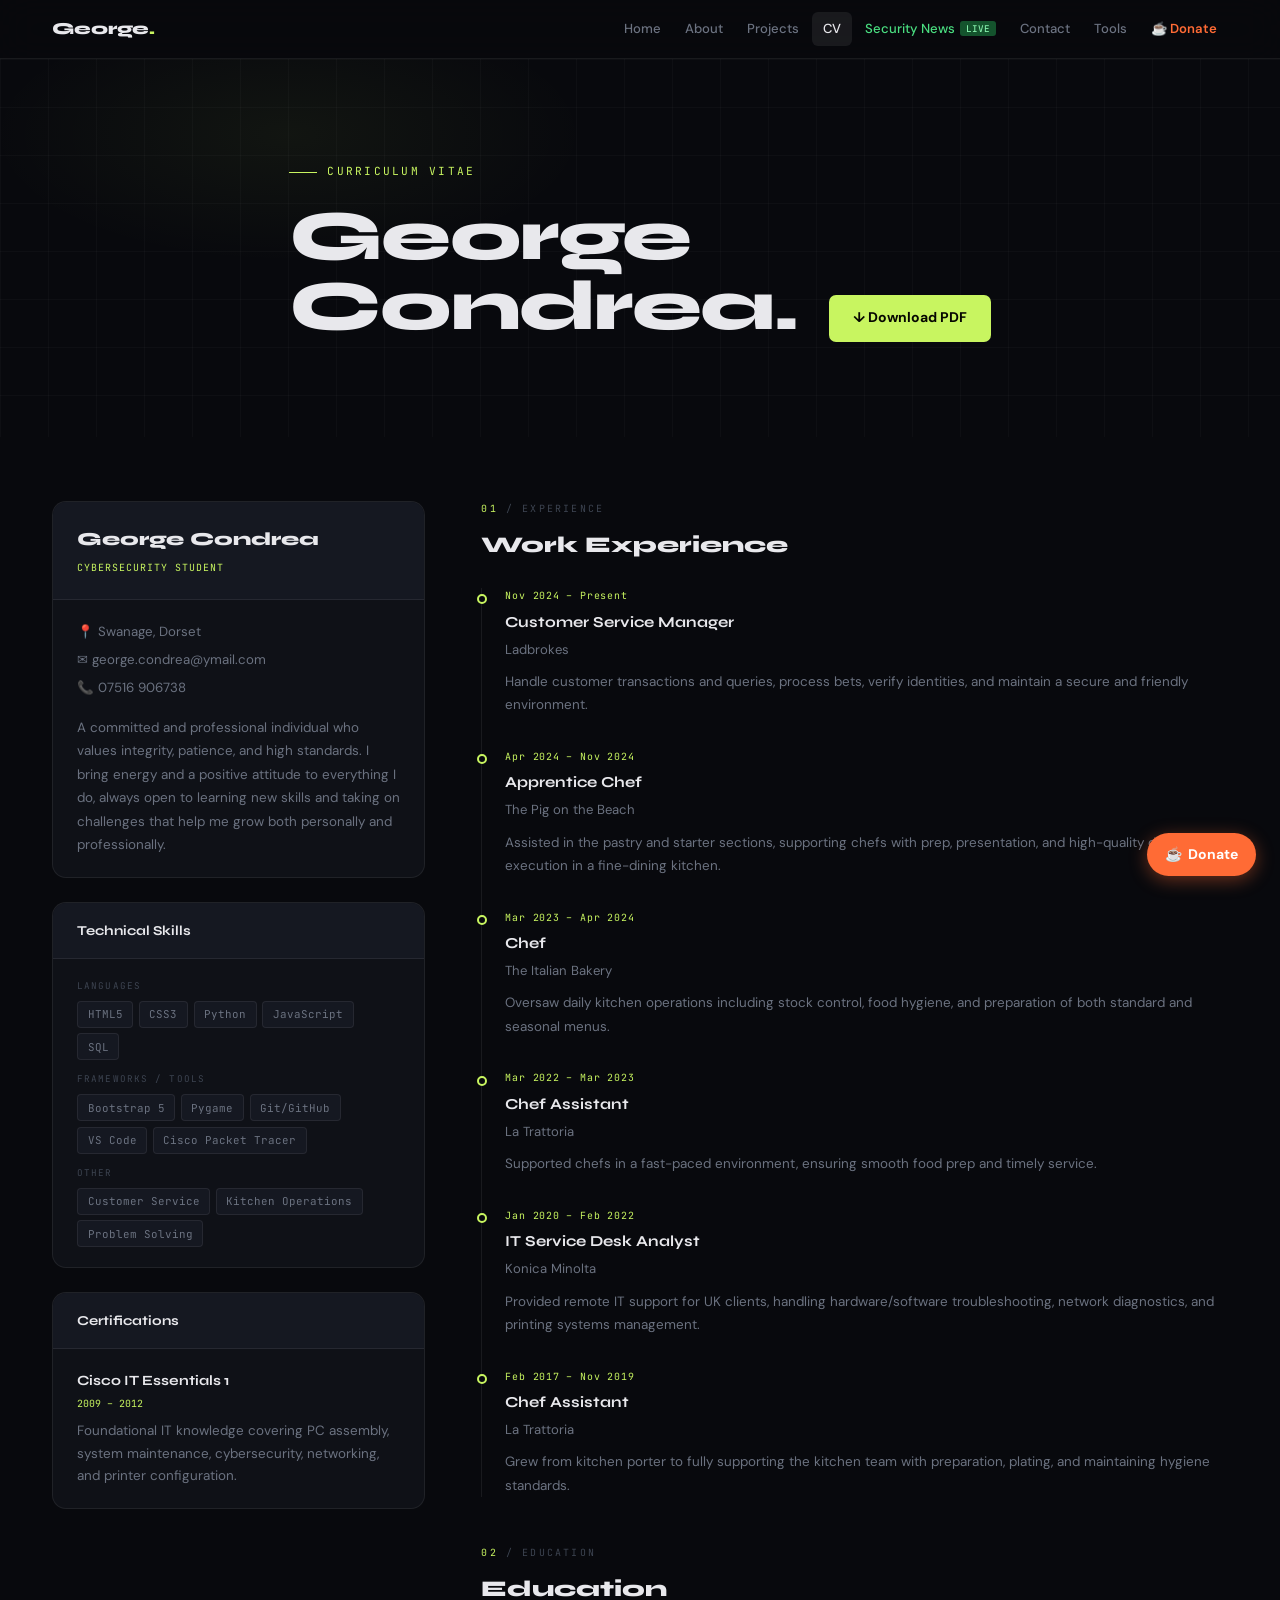
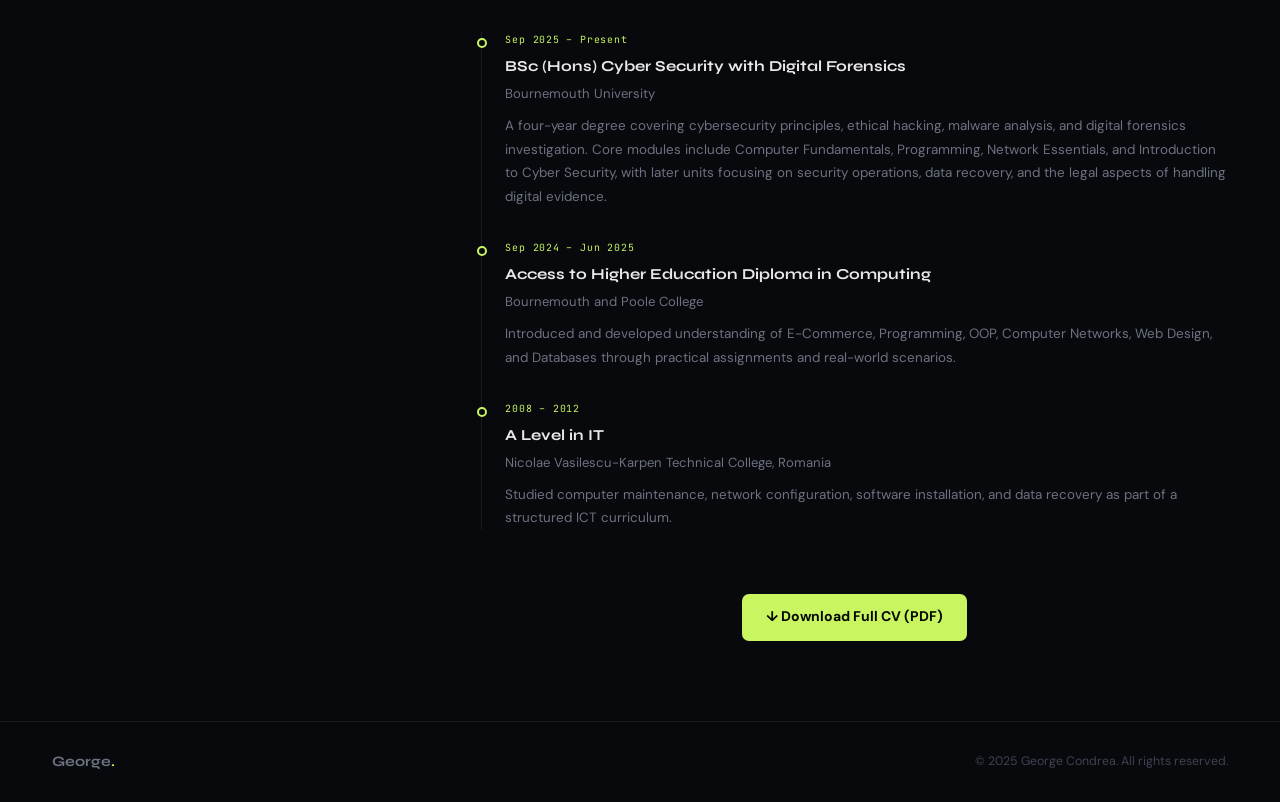
<file: curriculum-vitae.html>
<!DOCTYPE html>
<html lang="en">
<head>
  <meta charset="UTF-8">
  <meta name="viewport" content="width=device-width, initial-scale=1.0">
  <link rel="icon" href="favicon.svg" type="image/svg+xml">
  <link rel="apple-touch-icon" href="apple-touch-icon.png">
  <title>George Condrea | CV – Computing &amp; Cybersecurity Student</title>
  <meta name="description" content="View George Condrea's CV covering work experience in IT and hospitality, his degree in Cybersecurity at Bournemouth University, and computing skills.">
  <link rel="preconnect" href="https://fonts.googleapis.com">
  <link rel="preconnect" href="https://fonts.gstatic.com" crossorigin>
  <link href="https://fonts.googleapis.com/css2?family=Syne:wght@400;600;700;800&family=DM+Sans:ital,opsz,wght@0,9..40,300;0,9..40,400;0,9..40,500;1,9..40,300&family=JetBrains+Mono:wght@400;500&display=swap" rel="stylesheet">
  <style>
    :root{--bg:#08090d;--bg-surface:#0f1117;--bg-raised:#151821;--accent:#c8f560;--accent-dim:rgba(200,245,96,0.1);--flame:#ff6b35;--flame-dim:rgba(255,107,53,0.12);--text:#e8e8ec;--muted:#6b7280;--faint:#3d4451;--border:rgba(255,255,255,0.07);--border-lit:rgba(200,245,96,0.28);--f-display:'Syne',sans-serif;--f-body:'DM Sans',sans-serif;--f-mono:'JetBrains Mono',monospace}
    *,*::before,*::after{box-sizing:border-box;margin:0;padding:0}
    html{scroll-behavior:smooth}
    body{background:var(--bg);color:var(--text);font-family:var(--f-body);font-size:16px;line-height:1.7;-webkit-font-smoothing:antialiased}
    ::-webkit-scrollbar{width:4px}::-webkit-scrollbar-track{background:var(--bg)}::-webkit-scrollbar-thumb{background:var(--faint);border-radius:4px}
    a{color:inherit;text-decoration:none}

    .site-nav{position:sticky;top:0;z-index:200;background:rgba(8,9,13,0.88);backdrop-filter:blur(18px);-webkit-backdrop-filter:blur(18px);border-bottom:1px solid var(--border)}
    .nav-inner{max-width:1240px;margin:0 auto;padding:0 2rem;height:58px;display:flex;align-items:center;justify-content:space-between;gap:1rem}
    .nav-brand{font-family:var(--f-display);font-weight:800;font-size:1.05rem;color:var(--text)}
    .nav-brand em{font-style:normal;color:var(--accent)}
    .nav-links{display:flex;align-items:center;list-style:none;gap:.1rem}
    .nav-links a{display:block;padding:.35rem .7rem;font-size:.82rem;font-weight:500;color:var(--muted);border-radius:6px;transition:color .18s,background .18s;white-space:nowrap}
    .nav-links a:hover,.nav-links a.active{color:var(--text);background:var(--border)}
    .nav-live{color:#4ade80!important}.nav-live:hover{background:rgba(74,222,128,.08)!important}
    .nav-donate{color:var(--flame)!important;font-weight:600!important}.nav-donate:hover{background:var(--flame-dim)!important}
    .nav-toggle{display:none;background:none;border:1px solid var(--border);border-radius:6px;color:var(--muted);padding:.45rem .65rem;cursor:pointer;font-size:1rem;line-height:1}
    @media(max-width:920px){.nav-toggle{display:block}.nav-links{display:none;position:absolute;top:58px;left:0;right:0;background:rgba(8,9,13,.97);border-bottom:1px solid var(--border);flex-direction:column;align-items:stretch;padding:.5rem 1rem 1rem}.nav-links.open{display:flex}.nav-links a{padding:.65rem .8rem;font-size:.9rem}}

    .site-footer{border-top:1px solid var(--border);padding:1.75rem 0}
    .footer-inner{max-width:1240px;margin:0 auto;padding:0 2rem;display:flex;align-items:center;justify-content:space-between;flex-wrap:wrap;gap:.75rem}
    .footer-brand{font-family:var(--f-display);font-weight:700;font-size:.9rem;color:var(--muted)}
    .footer-brand em{font-style:normal;color:var(--accent)}
    .footer-copy{font-size:.77rem;color:var(--faint)}

    .kofi-fab{position:fixed;bottom:1.5rem;right:1.5rem;z-index:9999;display:flex;align-items:center;gap:.4rem;background:var(--flame);color:#fff;padding:.6rem 1.1rem;border-radius:50px;font-weight:700;font-size:.875rem;box-shadow:0 4px 18px rgba(255,107,53,.4);transition:transform .2s,box-shadow .2s;text-decoration:none}
    .kofi-fab:hover{transform:translateY(-3px);box-shadow:0 8px 26px rgba(255,107,53,.55);color:#fff}
    @media(max-width:576px){.kofi-fab-text{display:none}.kofi-fab{padding:.75rem;font-size:1.1rem}}

    @keyframes fadeUp{from{opacity:0;transform:translateY(22px)}to{opacity:1;transform:none}}
    .reveal{opacity:0;transform:translateY(26px);transition:opacity .6s ease,transform .6s ease}
    .reveal.visible{opacity:1;transform:none}

    /* Page hero */
    .page-hero{position:relative;padding:5rem 0 4.5rem;overflow:hidden;min-height:42vh;display:flex;flex-direction:column;justify-content:center}
    .ph-grid{position:absolute;inset:0;background-image:linear-gradient(rgba(255,255,255,.022) 1px,transparent 1px),linear-gradient(90deg,rgba(255,255,255,.022) 1px,transparent 1px);background-size:48px 48px;pointer-events:none}
    .ph-glow{position:absolute;top:-20%;left:-5%;width:55%;height:80%;background:radial-gradient(ellipse,rgba(200,245,96,.05) 0%,transparent 60%);pointer-events:none}
    .ph-inner{position:relative;z-index:2;max-width:1240px;margin:0 auto;padding:0 2rem;display:flex;align-items:flex-end;justify-content:space-between;gap:2rem;flex-wrap:wrap}

    .hero-kicker{font-family:var(--f-mono);font-size:.7rem;color:var(--accent);letter-spacing:.2em;text-transform:uppercase;display:flex;align-items:center;gap:.65rem;margin-bottom:1.2rem;opacity:0;animation:fadeUp .65s ease .1s forwards}
    .hero-kicker::before{content:'';display:inline-block;width:28px;height:1px;background:var(--accent);flex-shrink:0}
    .page-title{font-family:var(--f-display);font-weight:800;font-size:clamp(2.5rem,5.5vw,5rem);line-height:1.0;letter-spacing:-.025em;color:var(--text);opacity:0;animation:fadeUp .65s ease .22s forwards}

    .download-cta{opacity:0;animation:fadeUp .65s ease .5s forwards}
    .btn-lime{display:inline-flex;align-items:center;gap:.4rem;background:var(--accent);color:#060700;font-family:var(--f-body);font-weight:700;font-size:.875rem;padding:.72rem 1.5rem;border-radius:7px;transition:background .2s,transform .2s,box-shadow .2s;text-decoration:none}
    .btn-lime:hover{background:#d9ff6e;color:#060700;transform:translateY(-2px);box-shadow:0 8px 28px rgba(200,245,96,.28)}

    /* CV layout */
    .cv-body{max-width:1240px;margin:0 auto;padding:0 2rem;display:grid;grid-template-columns:1fr 2fr;gap:3.5rem;align-items:start;padding-top:4rem;padding-bottom:5rem}
    @media(max-width:820px){.cv-body{grid-template-columns:1fr;gap:2rem}}

    /* Sidebar */
    .cv-sidebar{}
    .profile-card{background:var(--bg-surface);border:1px solid var(--border);border-radius:14px;overflow:hidden;margin-bottom:1.5rem}
    .profile-card-header{padding:1.4rem 1.5rem;border-bottom:1px solid var(--border);background:var(--bg-raised)}
    .profile-name{font-family:var(--f-display);font-weight:800;font-size:1.15rem;color:var(--text)}
    .profile-role{font-family:var(--f-mono);font-size:.62rem;color:var(--accent);letter-spacing:.1em;text-transform:uppercase;margin-top:.25rem}
    .profile-card-body{padding:1.25rem 1.5rem}
    .profile-meta{font-size:.83rem;color:var(--muted);line-height:1.8;margin-bottom:1rem}
    .profile-meta span{display:flex;align-items:center;gap:.5rem;margin-bottom:.25rem}
    .profile-bio{font-size:.84rem;color:var(--muted);line-height:1.75}

    .side-section{background:var(--bg-surface);border:1px solid var(--border);border-radius:14px;overflow:hidden;margin-bottom:1.5rem}
    .side-section-header{padding:1rem 1.5rem;border-bottom:1px solid var(--border);background:var(--bg-raised);font-family:var(--f-display);font-weight:700;font-size:.85rem;color:var(--text)}
    .side-section-body{padding:1.25rem 1.5rem}
    .pill-row{display:flex;flex-wrap:wrap;gap:.35rem;margin-bottom:.75rem}
    .pill-row:last-child{margin-bottom:0}
    .pill{font-family:var(--f-mono);font-size:.68rem;color:var(--muted);background:var(--bg-raised);border:1px solid var(--border);padding:.2rem .6rem;border-radius:4px}
    .pill-group-label{font-family:var(--f-mono);font-size:.58rem;text-transform:uppercase;letter-spacing:.12em;color:var(--faint);display:block;margin-bottom:.4rem;margin-top:.75rem}
    .pill-group-label:first-child{margin-top:0}

    /* Main content */
    .cv-main{}
    .cv-section{margin-bottom:3rem}
    .cv-section:last-child{margin-bottom:0}
    .cv-section-eyebrow{font-family:var(--f-mono);font-size:.62rem;color:var(--faint);letter-spacing:.22em;text-transform:uppercase;margin-bottom:.5rem}
    .cv-section-eyebrow em{font-style:normal;color:var(--accent)}
    .cv-section-title{font-family:var(--f-display);font-weight:800;font-size:1.4rem;color:var(--text);margin-bottom:1.5rem}

    /* Timeline */
    .timeline{position:relative;padding-left:1.5rem}
    .timeline::before{content:'';position:absolute;left:0;top:0;bottom:0;width:1px;background:var(--border)}
    .tl-entry{position:relative;padding-bottom:2rem}
    .tl-entry:last-child{padding-bottom:0}
    .tl-dot{position:absolute;left:-1.5rem;top:.35rem;width:10px;height:10px;background:var(--bg);border:2px solid var(--accent);border-radius:50%;transform:translateX(-4px)}
    .tl-period{font-family:var(--f-mono);font-size:.62rem;color:var(--accent);letter-spacing:.08em;margin-bottom:.3rem}
    .tl-title{font-family:var(--f-display);font-weight:700;font-size:.95rem;color:var(--text);margin-bottom:.2rem}
    .tl-org{font-size:.82rem;color:var(--muted);margin-bottom:.55rem}
    .tl-body{font-size:.84rem;color:var(--muted);line-height:1.75}
  </style>
</head>
<body>

<nav class="site-nav">
  <div class="nav-inner">
    <a href="index.html" class="nav-brand">George<em>.</em></a>
    <button class="nav-toggle" id="navToggle">&#9776;</button>
    <ul class="nav-links" id="navLinks">
      <li><a href="index.html">Home</a></li>
      <li><a href="about.html">About</a></li>
      <li><a href="projects.html">Projects</a></li>
      <li><a href="curriculum-vitae.html" class="active">CV</a></li>
      <li><a href="cybersecurity-news.html" class="nav-live">Security News <small style="font-size:.58rem;background:#14532d;color:#86efac;padding:.1rem .38rem;border-radius:3px;margin-left:2px;vertical-align:middle;font-family:'JetBrains Mono',monospace;">LIVE</small></a></li>
      <li><a href="contact.html">Contact</a></li>
      <li><a href="tools.html">Tools</a></li>
      <li><a href="donate.html" class="nav-donate">&#9749; Donate</a></li>
    </ul>
  </div>
</nav>

<section class="page-hero">
  <div class="ph-grid"></div>
  <div class="ph-glow"></div>
  <div class="ph-inner">
    <div>
      <p class="hero-kicker">Curriculum Vitae</p>
      <h1 class="page-title">George<br>Condrea.</h1>
    </div>
    <div class="download-cta">
      <a href="assets/Resume.pdf" class="btn-lime" download>&#8595; Download PDF</a>
    </div>
  </div>
</section>

<div class="cv-body">

  <!-- Sidebar -->
  <aside class="cv-sidebar reveal">
    <div class="profile-card">
      <div class="profile-card-header">
        <div class="profile-name">George Condrea</div>
        <div class="profile-role">Cybersecurity Student</div>
      </div>
      <div class="profile-card-body">
        <div class="profile-meta">
          <span>&#128205; Swanage, Dorset</span>
          <span>&#9993; george.condrea@ymail.com</span>
          <span>&#128222; 07516 906738</span>
        </div>
        <p class="profile-bio">A committed and professional individual who values integrity, patience, and high standards. I bring energy and a positive attitude to everything I do, always open to learning new skills and taking on challenges that help me grow both personally and professionally.</p>
      </div>
    </div>

    <div class="side-section">
      <div class="side-section-header">Technical Skills</div>
      <div class="side-section-body">
        <span class="pill-group-label">Languages</span>
        <div class="pill-row"><span class="pill">HTML5</span><span class="pill">CSS3</span><span class="pill">Python</span><span class="pill">JavaScript</span><span class="pill">SQL</span></div>
        <span class="pill-group-label">Frameworks / Tools</span>
        <div class="pill-row"><span class="pill">Bootstrap 5</span><span class="pill">Pygame</span><span class="pill">Git/GitHub</span><span class="pill">VS Code</span><span class="pill">Cisco Packet Tracer</span></div>
        <span class="pill-group-label">Other</span>
        <div class="pill-row"><span class="pill">Customer Service</span><span class="pill">Kitchen Operations</span><span class="pill">Problem Solving</span></div>
      </div>
    </div>

    <div class="side-section">
      <div class="side-section-header">Certifications</div>
      <div class="side-section-body">
        <div style="font-size:.84rem;color:var(--muted);line-height:1.7">
          <div style="font-family:var(--f-display);font-weight:700;font-size:.88rem;color:var(--text);margin-bottom:.2rem">Cisco IT Essentials 1</div>
          <div style="font-family:var(--f-mono);font-size:.62rem;color:var(--accent);margin-bottom:.4rem">2009 – 2012</div>
          Foundational IT knowledge covering PC assembly, system maintenance, cybersecurity, networking, and printer configuration.
        </div>
      </div>
    </div>
  </aside>

  <!-- Main -->
  <main class="cv-main">

    <div class="cv-section reveal">
      <div class="cv-section-eyebrow"><em>01</em> / experience</div>
      <div class="cv-section-title">Work Experience</div>
      <div class="timeline">

        <div class="tl-entry">
          <div class="tl-dot"></div>
          <div class="tl-period">Nov 2024 – Present</div>
          <div class="tl-title">Customer Service Manager</div>
          <div class="tl-org">Ladbrokes</div>
          <div class="tl-body">Handle customer transactions and queries, process bets, verify identities, and maintain a secure and friendly environment.</div>
        </div>

        <div class="tl-entry">
          <div class="tl-dot"></div>
          <div class="tl-period">Apr 2024 – Nov 2024</div>
          <div class="tl-title">Apprentice Chef</div>
          <div class="tl-org">The Pig on the Beach</div>
          <div class="tl-body">Assisted in the pastry and starter sections, supporting chefs with prep, presentation, and high-quality dish execution in a fine-dining kitchen.</div>
        </div>

        <div class="tl-entry">
          <div class="tl-dot"></div>
          <div class="tl-period">Mar 2023 – Apr 2024</div>
          <div class="tl-title">Chef</div>
          <div class="tl-org">The Italian Bakery</div>
          <div class="tl-body">Oversaw daily kitchen operations including stock control, food hygiene, and preparation of both standard and seasonal menus.</div>
        </div>

        <div class="tl-entry">
          <div class="tl-dot"></div>
          <div class="tl-period">Mar 2022 – Mar 2023</div>
          <div class="tl-title">Chef Assistant</div>
          <div class="tl-org">La Trattoria</div>
          <div class="tl-body">Supported chefs in a fast-paced environment, ensuring smooth food prep and timely service.</div>
        </div>

        <div class="tl-entry">
          <div class="tl-dot"></div>
          <div class="tl-period">Jan 2020 – Feb 2022</div>
          <div class="tl-title">IT Service Desk Analyst</div>
          <div class="tl-org">Konica Minolta</div>
          <div class="tl-body">Provided remote IT support for UK clients, handling hardware/software troubleshooting, network diagnostics, and printing systems management.</div>
        </div>

        <div class="tl-entry">
          <div class="tl-dot"></div>
          <div class="tl-period">Feb 2017 – Nov 2019</div>
          <div class="tl-title">Chef Assistant</div>
          <div class="tl-org">La Trattoria</div>
          <div class="tl-body">Grew from kitchen porter to fully supporting the kitchen team with preparation, plating, and maintaining hygiene standards.</div>
        </div>

      </div>
    </div>

    <div class="cv-section reveal" style="transition-delay:.1s">
      <div class="cv-section-eyebrow"><em>02</em> / education</div>
      <div class="cv-section-title">Education</div>
      <div class="timeline">

        <div class="tl-entry">
          <div class="tl-dot"></div>
          <div class="tl-period">Sep 2025 – Present</div>
          <div class="tl-title">BSc (Hons) Cyber Security with Digital Forensics</div>
          <div class="tl-org">Bournemouth University</div>
          <div class="tl-body">A four-year degree covering cybersecurity principles, ethical hacking, malware analysis, and digital forensics investigation. Core modules include Computer Fundamentals, Programming, Network Essentials, and Introduction to Cyber Security, with later units focusing on security operations, data recovery, and the legal aspects of handling digital evidence.</div>
        </div>

        <div class="tl-entry">
          <div class="tl-dot"></div>
          <div class="tl-period">Sep 2024 – Jun 2025</div>
          <div class="tl-title">Access to Higher Education Diploma in Computing</div>
          <div class="tl-org">Bournemouth and Poole College</div>
          <div class="tl-body">Introduced and developed understanding of E-Commerce, Programming, OOP, Computer Networks, Web Design, and Databases through practical assignments and real-world scenarios.</div>
        </div>

        <div class="tl-entry">
          <div class="tl-dot"></div>
          <div class="tl-period">2008 – 2012</div>
          <div class="tl-title">A Level in IT</div>
          <div class="tl-org">Nicolae Vasilescu-Karpen Technical College, Romania</div>
          <div class="tl-body">Studied computer maintenance, network configuration, software installation, and data recovery as part of a structured ICT curriculum.</div>
        </div>

      </div>
    </div>

    <div class="reveal" style="transition-delay:.2s;text-align:center;padding-top:1rem">
      <a href="assets/Resume.pdf" class="btn-lime" download>&#8595; Download Full CV (PDF)</a>
    </div>

  </main>
</div>

<footer class="site-footer">
  <div class="footer-inner">
    <div class="footer-brand">George<em>.</em></div>
    <div class="footer-copy">&copy; 2025 George Condrea. All rights reserved.</div>
  </div>
</footer>

<a href="https://ko-fi.com/georgecondrea" target="_blank" rel="noopener" title="Support me on Ko-fi" aria-label="Support me on Ko-fi" class="kofi-fab">&#9749; <span class="kofi-fab-text">Donate</span></a>

<script>
  const navToggle = document.getElementById('navToggle');
  const navLinks  = document.getElementById('navLinks');
  navToggle.addEventListener('click', () => navLinks.classList.toggle('open'));
  document.addEventListener('click', e => { if (!navToggle.contains(e.target) && !navLinks.contains(e.target)) navLinks.classList.remove('open'); });
  const io = new IntersectionObserver(entries => { entries.forEach(e => { if (e.isIntersecting) { e.target.classList.add('visible'); io.unobserve(e.target); } }); }, { threshold: 0.1 });
  document.querySelectorAll('.reveal').forEach(el => io.observe(el));
</script>
</body>
</html>
</file>
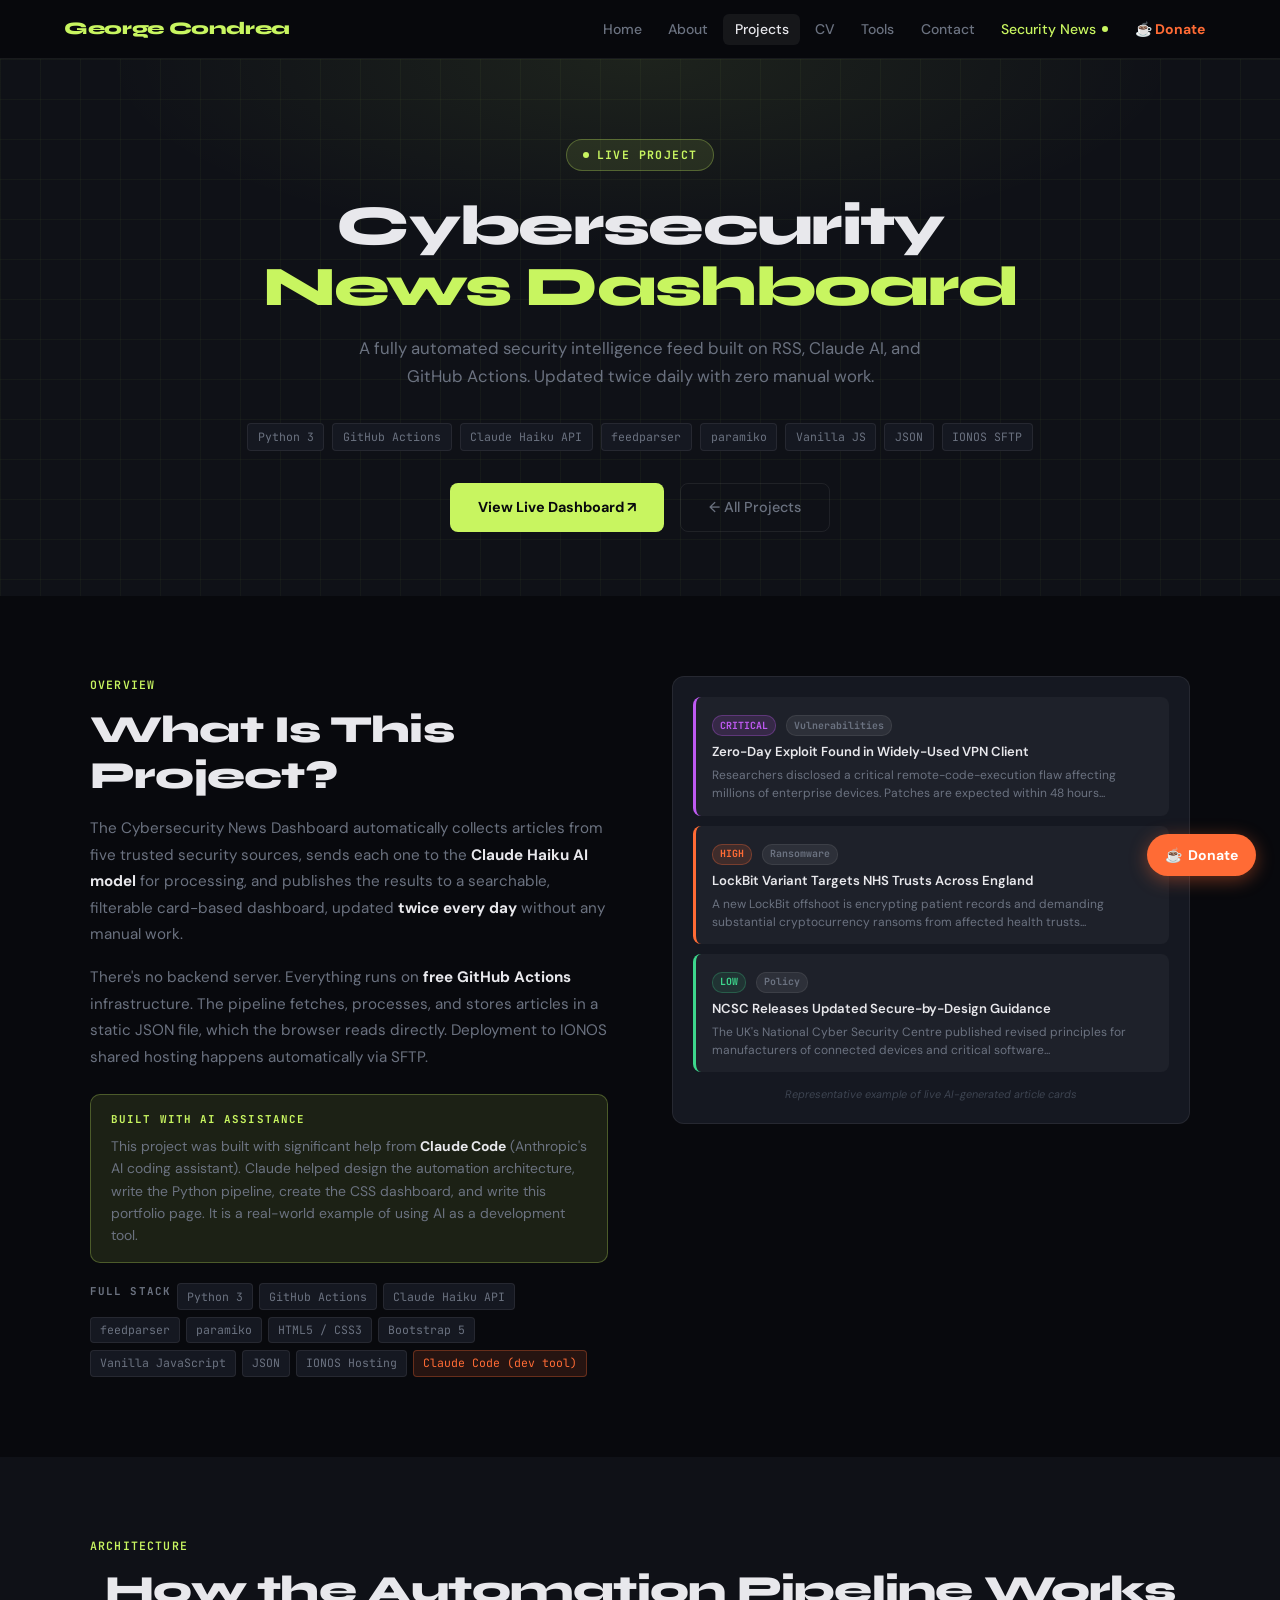
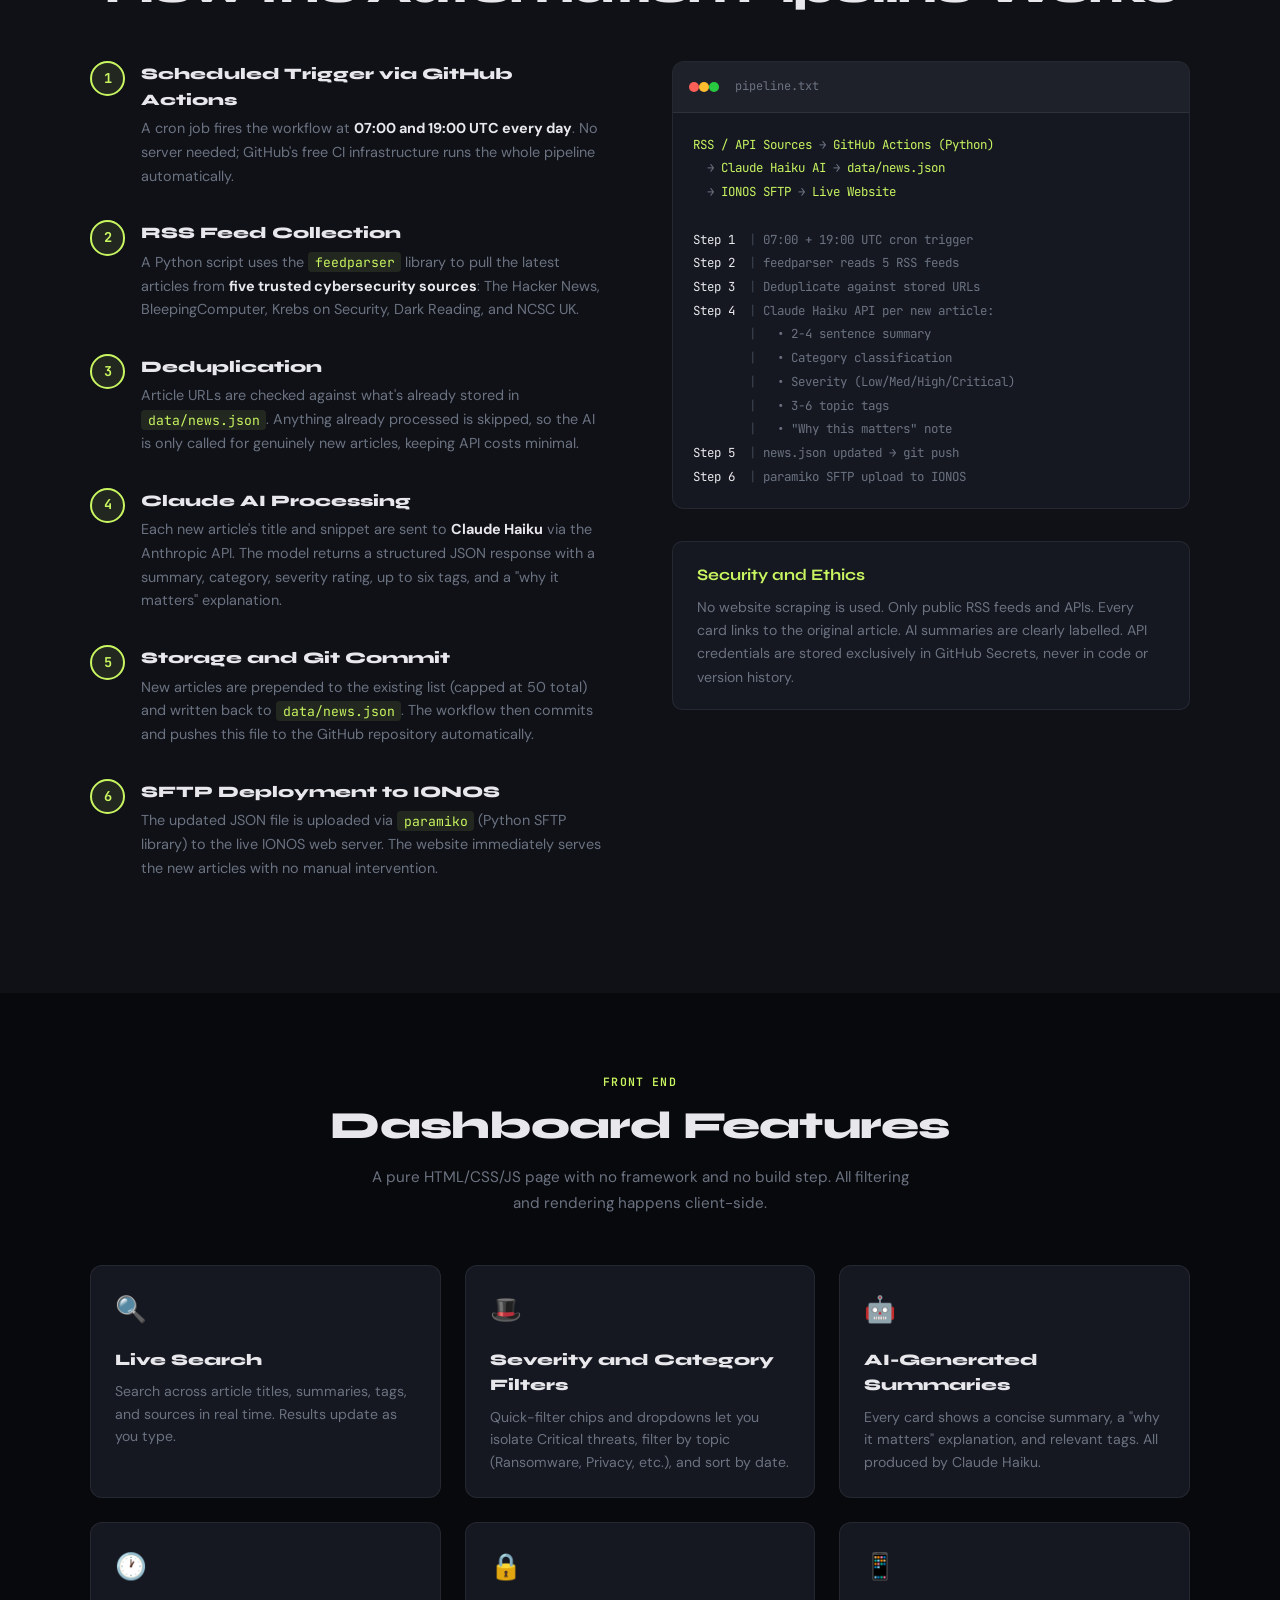
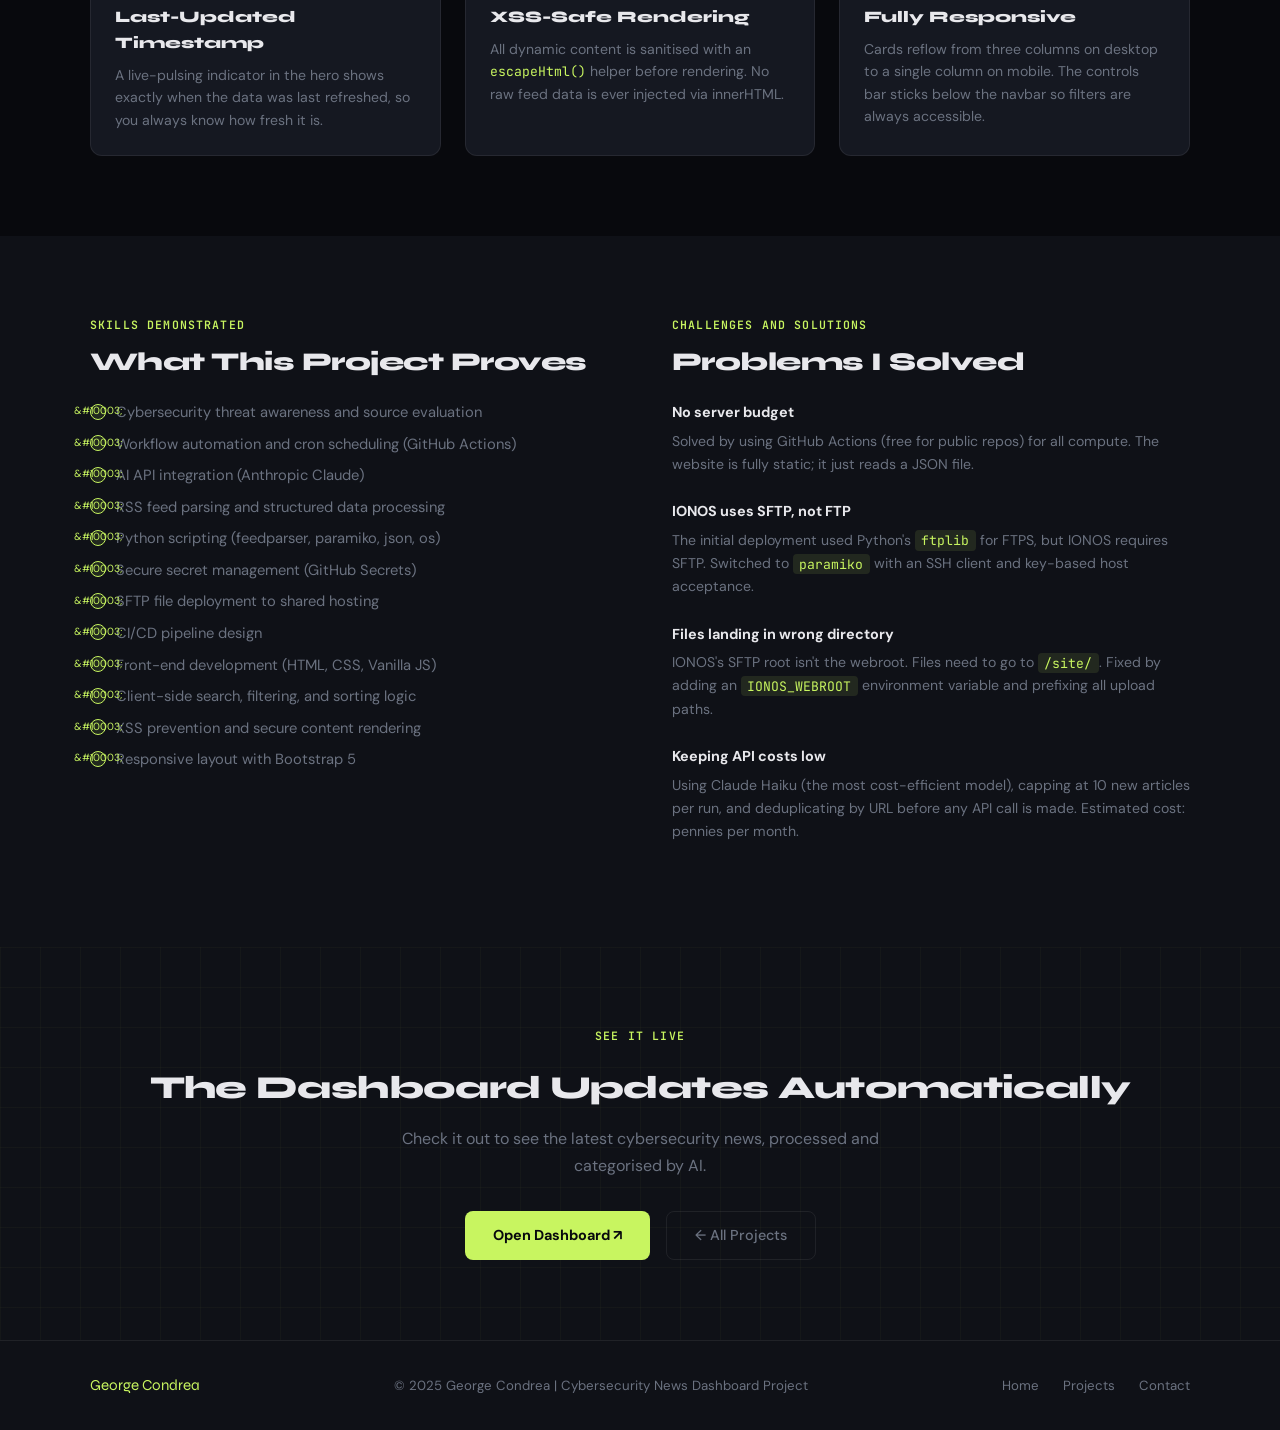
<file: cybersecurity-news-project.html>
﻿<!DOCTYPE html>
<html lang="en">
<head>
  <meta charset="UTF-8">
  <meta name="viewport" content="width=device-width, initial-scale=1.0">
  <link rel="icon" href="favicon.svg" type="image/svg+xml">
  <link rel="apple-touch-icon" href="apple-touch-icon.png">
  <title>Cybersecurity News Dashboard | George Condrea Portfolio Project</title>
  <meta name="description" content="A deep-dive into how George Condrea built a fully automated cybersecurity news dashboard using GitHub Actions, Python, Claude AI, and SFTP deployment to IONOS.">
  <link rel="preconnect" href="https://fonts.googleapis.com">
  <link rel="preconnect" href="https://fonts.gstatic.com" crossorigin>
  <link href="https://fonts.googleapis.com/css2?family=Syne:wght@800&family=DM+Sans:wght@400;500;600&family=JetBrains+Mono:wght@400;600&display=swap" rel="stylesheet">
  <style>
    :root{
      --bg:#08090d;--bg-surface:#0f1117;--bg-raised:#151821;
      --accent:#c8f560;--accent-dim:rgba(200,245,96,0.1);
      --flame:#ff6b35;--flame-dim:rgba(255,107,53,0.12);
      --text:#e8e8ec;--muted:#6b7280;--faint:#3d4451;
      --border:rgba(255,255,255,0.07);--border-lit:rgba(200,245,96,0.28);
      --f-display:'Syne',sans-serif;--f-body:'DM Sans',sans-serif;--f-mono:'JetBrains Mono',monospace
    }
    *,*::before,*::after{box-sizing:border-box;margin:0;padding:0}
    html{scroll-behavior:smooth}
    body{background:var(--bg);color:var(--text);font-family:var(--f-body);line-height:1.6;overflow-x:hidden}
    a{color:inherit;text-decoration:none}

    /* nav */
    .site-nav{position:sticky;top:0;z-index:1000;background:rgba(8,9,13,0.85);backdrop-filter:blur(16px);-webkit-backdrop-filter:blur(16px);border-bottom:1px solid var(--border)}
    .nav-inner{max-width:1200px;margin:0 auto;padding:0 1.5rem;height:58px;display:flex;align-items:center;gap:2rem}
    .nav-brand{font-family:var(--f-display);font-size:1.1rem;font-weight:800;color:var(--accent);text-decoration:none;letter-spacing:-0.02em;white-space:nowrap}
    .nav-links{display:flex;align-items:center;gap:0.25rem;list-style:none;margin:0 0 0 auto;padding:0}
    .nav-links a{font-family:var(--f-body);font-size:0.875rem;font-weight:500;color:var(--muted);text-decoration:none;padding:0.4rem 0.7rem;border-radius:6px;transition:color .2s,background .2s;white-space:nowrap}
    .nav-links a:hover,.nav-links a.active{color:var(--text);background:rgba(255,255,255,0.06)}
    .nav-live{color:var(--accent)!important;display:inline-flex;align-items:center;gap:0.4rem}
    .live-dot{width:6px;height:6px;border-radius:50%;background:var(--accent);display:inline-block;animation:pulse-dot 2s infinite}
    @keyframes pulse-dot{0%,100%{opacity:1;transform:scale(1)}50%{opacity:.5;transform:scale(1.3)}}
    .nav-donate{color:var(--flame)!important;font-weight:700!important}
    .nav-toggle{display:none;flex-direction:column;gap:5px;background:none;border:none;cursor:pointer;padding:4px}
    .nav-toggle span{display:block;width:22px;height:2px;background:var(--text);transition:transform .3s,opacity .3s}
    .has-dropdown{position:relative}
    .nav-dropdown{display:none;position:absolute;top:100%;left:0;min-width:180px;background:var(--bg-raised);border:1px solid var(--border);border-radius:8px;padding:0.5rem 0;list-style:none;margin:0;z-index:100}
    .has-dropdown:hover .nav-dropdown{display:block}
    .nav-dropdown li a{display:block;padding:0.4rem 1rem;color:var(--muted);font-size:0.83rem;border-radius:0}
    .nav-dropdown li a:hover{color:var(--text);background:rgba(255,255,255,0.05)}
    @media(max-width:900px){
      .nav-toggle{display:flex}
      .nav-links{display:none;flex-direction:column;position:absolute;top:58px;left:0;right:0;background:rgba(8,9,13,0.97);padding:1rem;gap:0.25rem;align-items:flex-start}
      .nav-links.open{display:flex}
      .nav-links a{padding:0.6rem 0.75rem;width:100%}
    }

    /* hero */
    .page-hero{position:relative;padding:5rem 1.5rem 4rem;overflow:hidden;text-align:center;background:var(--bg-surface)}
    .page-hero::before{content:'';position:absolute;inset:0;background-image:linear-gradient(rgba(200,245,96,0.04) 1px,transparent 1px),linear-gradient(90deg,rgba(200,245,96,0.04) 1px,transparent 1px);background-size:40px 40px;pointer-events:none}
    .page-hero::after{content:'';position:absolute;inset:0;background:radial-gradient(ellipse 60% 50% at 50% 0%,rgba(200,245,96,0.08),transparent 70%);pointer-events:none}
    .hero-inner{position:relative;z-index:1;max-width:800px;margin:0 auto}
    .live-badge{display:inline-flex;align-items:center;gap:0.5rem;font-family:var(--f-mono);font-size:0.72rem;font-weight:700;letter-spacing:0.12em;text-transform:uppercase;color:var(--accent);background:var(--accent-dim);border:1px solid var(--border-lit);border-radius:50px;padding:0.35rem 1rem;margin-bottom:1.5rem}
    .live-badge .live-dot{width:6px;height:6px;border-radius:50%;background:var(--accent);flex-shrink:0;animation:pulse-dot 2s infinite}
    .page-hero h1{font-family:var(--f-display);font-size:clamp(2.2rem,5vw,3.5rem);font-weight:800;line-height:1.1;letter-spacing:-0.03em;color:var(--text);margin-bottom:1rem}
    .page-hero h1 em{font-style:normal;color:var(--accent)}
    .page-hero .lead{font-size:1.05rem;color:var(--muted);max-width:600px;margin:0 auto 2rem;line-height:1.7}
    .tech-pills{display:flex;flex-wrap:wrap;gap:0.5rem;justify-content:center;margin-bottom:2rem}
    .tech-pill{font-family:var(--f-mono);font-size:0.72rem;color:var(--muted);background:var(--bg-raised);border:1px solid var(--border);border-radius:4px;padding:0.25rem 0.6rem}
    .hero-actions{display:flex;gap:1rem;justify-content:center;flex-wrap:wrap}
    .btn-accent{display:inline-flex;align-items:center;gap:0.5rem;background:var(--accent);color:#08090d;font-family:var(--f-body);font-weight:700;font-size:0.9rem;padding:0.75rem 1.75rem;border-radius:8px;text-decoration:none;transition:opacity .2s,transform .2s}
    .btn-accent:hover{opacity:.88;transform:translateY(-2px)}
    .btn-ghost{display:inline-flex;align-items:center;gap:0.5rem;background:transparent;color:var(--muted);font-family:var(--f-body);font-weight:500;font-size:0.9rem;padding:0.75rem 1.75rem;border-radius:8px;border:1px solid var(--border);text-decoration:none;transition:color .2s,border-color .2s}
    .btn-ghost:hover{color:var(--text);border-color:var(--border-lit)}

    /* sections */
    .section{padding:5rem 1.5rem}
    .section-alt{background:var(--bg-surface)}
    .section-inner{max-width:1100px;margin:0 auto}
    .section-eyebrow{font-family:var(--f-mono);font-size:0.72rem;font-weight:600;letter-spacing:0.1em;text-transform:uppercase;color:var(--accent);margin-bottom:0.75rem}
    .section-title{font-family:var(--f-display);font-size:clamp(1.6rem,3vw,2.4rem);font-weight:800;letter-spacing:-0.02em;line-height:1.2;margin-bottom:1rem}
    .section-body{color:var(--muted);font-size:0.95rem;line-height:1.75}

    /* what is this - 2col */
    .what-grid{display:grid;grid-template-columns:1fr 1fr;align-items:start;gap:4rem}

    /* card demo */
    .card-demo{background:var(--bg-raised);border:1px solid var(--border);border-radius:12px;padding:1.25rem;display:flex;flex-direction:column;gap:0.6rem}
    .demo-card{background:rgba(255,255,255,0.04);border-radius:8px;padding:0.85rem 1rem;border-left:3px solid var(--faint)}
    .demo-card.crit{border-left-color:#bf5af2}
    .demo-card.high{border-left-color:var(--flame)}
    .demo-card.low{border-left-color:#3dd68c}
    .demo-badge{display:inline-block;font-family:var(--f-mono);font-size:0.62rem;font-weight:700;padding:0.1rem 0.45rem;border-radius:10px;margin-right:0.35rem}
    .demo-badge.crit{background:rgba(191,90,242,0.15);color:#bf5af2;border:1px solid rgba(191,90,242,0.3)}
    .demo-badge.high{background:rgba(255,107,53,0.15);color:var(--flame);border:1px solid rgba(255,107,53,0.3)}
    .demo-badge.low{background:rgba(61,214,140,0.1);color:#3dd68c;border:1px solid rgba(61,214,140,0.25)}
    .demo-badge.cat{background:rgba(255,255,255,0.07);color:var(--muted);border:1px solid var(--border)}
    .demo-title{color:var(--text);font-size:0.82rem;font-weight:600;margin:0.3rem 0 0.25rem}
    .demo-summary{color:var(--muted);font-size:0.75rem;line-height:1.5;margin:0}
    .demo-caption{color:var(--faint);font-size:0.68rem;font-style:italic;text-align:center;margin-top:0.25rem}

    /* ai note */
    .ai-note{background:var(--accent-dim);border:1px solid var(--border-lit);border-radius:10px;padding:1rem 1.25rem;margin-top:1.5rem}
    .ai-note-eyebrow{font-family:var(--f-mono);font-size:0.68rem;font-weight:700;letter-spacing:0.1em;text-transform:uppercase;color:var(--accent);margin-bottom:0.4rem}
    .ai-note p{font-size:0.87rem;color:var(--muted);line-height:1.6;margin:0}
    .ai-note strong{color:var(--text)}

    /* tech pills in body */
    .tech-group{margin-top:1.25rem;display:flex;flex-wrap:wrap;gap:0.4rem}
    .tg-label{font-family:var(--f-mono);font-size:0.68rem;font-weight:700;letter-spacing:0.1em;text-transform:uppercase;color:var(--muted);margin-bottom:0.5rem;display:block}
    .tech-pill-body{font-family:var(--f-mono);font-size:0.72rem;color:var(--muted);background:var(--bg-raised);border:1px solid var(--border);border-radius:4px;padding:0.2rem 0.55rem}
    .tech-pill-special{font-family:var(--f-mono);font-size:0.72rem;color:var(--flame);background:var(--flame-dim);border:1px solid rgba(255,107,53,0.3);border-radius:4px;padding:0.2rem 0.55rem}

    /* pipeline */
    .pipeline-grid{display:grid;grid-template-columns:1fr 1fr;gap:4rem;align-items:start}
    .step-row{display:flex;align-items:flex-start;gap:1rem;margin-bottom:2rem}
    .step-num{width:2.2rem;height:2.2rem;border-radius:50%;border:2px solid var(--accent);color:var(--accent);font-family:var(--f-mono);font-size:0.85rem;font-weight:700;display:flex;align-items:center;justify-content:center;flex-shrink:0;background:var(--accent-dim)}
    .step-content h5{font-family:var(--f-display);font-size:1rem;font-weight:800;margin-bottom:0.3rem;color:var(--text)}
    .step-content p{color:var(--muted);font-size:0.9rem;line-height:1.65;margin:0}
    .step-content code{font-family:var(--f-mono);font-size:0.82rem;color:var(--accent);background:var(--accent-dim);border-radius:4px;padding:0.1rem 0.4rem}

    /* architecture panel */
    .arch-panel{background:var(--bg-raised);border:1px solid var(--border);border-radius:12px;overflow:hidden}
    .arch-panel-header{background:rgba(255,255,255,0.04);border-bottom:1px solid var(--border);padding:0.75rem 1rem;display:flex;align-items:center;gap:0.5rem}
    .arch-dots span{width:10px;height:10px;border-radius:50%;display:inline-block}
    .arch-dots span:nth-child(1){background:#ff5f57}
    .arch-dots span:nth-child(2){background:#febc2e}
    .arch-dots span:nth-child(3){background:#28c840}
    .arch-filename{font-family:var(--f-mono);font-size:0.75rem;color:var(--muted);margin-left:0.5rem}
    .arch-body{padding:1.25rem;font-family:var(--f-mono);font-size:0.78rem;color:var(--muted);white-space:pre;overflow-x:auto;line-height:1.9}
    .arch-hl{color:var(--accent)}
    .arch-step{color:var(--text)}
    .arch-dim{color:var(--faint)}

    .security-note{background:var(--bg-raised);border:1px solid var(--border);border-radius:10px;padding:1.25rem 1.5rem;margin-top:2rem}
    .security-note h5{color:var(--accent);font-family:var(--f-display);font-size:1rem;margin-bottom:0.5rem}
    .security-note p{color:var(--muted);font-size:0.88rem;line-height:1.65;margin:0}

    /* feature cards grid */
    .feat-grid{display:grid;grid-template-columns:repeat(auto-fill,minmax(300px,1fr));gap:1.5rem}
    .feat-card{background:var(--bg-raised);border:1px solid var(--border);border-radius:12px;padding:1.5rem;position:relative;overflow:hidden;transition:border-color .2s}
    .feat-card::after{content:'';position:absolute;top:0;left:0;right:0;height:2px;background:linear-gradient(90deg,var(--accent),transparent);transform:scaleX(0);transform-origin:left;transition:transform .3s}
    .feat-card:hover{border-color:rgba(200,245,96,0.2)}
    .feat-card:hover::after{transform:scaleX(1)}
    .feat-icon{font-size:1.6rem;margin-bottom:1rem}
    .feat-card h5{font-family:var(--f-display);font-size:1rem;font-weight:800;margin-bottom:0.5rem}
    .feat-card p{color:var(--muted);font-size:0.88rem;line-height:1.6;margin:0}

    /* skills + challenges */
    .two-col{display:grid;grid-template-columns:1fr 1fr;gap:4rem;align-items:start}
    .check-list{list-style:none;padding:0;margin:0;display:flex;flex-direction:column;gap:0.5rem}
    .check-list li{display:flex;align-items:flex-start;gap:0.65rem;font-size:0.92rem;color:var(--muted)}
    .check-list li::before{content:'';width:16px;height:16px;border-radius:50%;background:var(--accent-dim);border:1.5px solid var(--accent);flex-shrink:0;margin-top:0.15rem;position:relative}
    .check-list li::before{content:'&#10003;';font-size:0.65rem;color:var(--accent);display:flex;align-items:center;justify-content:center}
    .challenge-item{margin-bottom:1.5rem}
    .challenge-item h6{font-family:var(--f-body);font-size:0.9rem;font-weight:700;color:var(--text);margin-bottom:0.35rem}
    .challenge-item p{color:var(--muted);font-size:0.88rem;line-height:1.65;margin:0}
    .challenge-item code{font-family:var(--f-mono);font-size:0.82rem;color:var(--accent);background:var(--accent-dim);border-radius:4px;padding:0.1rem 0.4rem}

    /* CTA section */
    .cta-section{padding:5rem 1.5rem;text-align:center;background:var(--bg-surface);position:relative;overflow:hidden}
    .cta-section::before{content:'';position:absolute;inset:0;background-image:linear-gradient(rgba(200,245,96,0.03) 1px,transparent 1px),linear-gradient(90deg,rgba(200,245,96,0.03) 1px,transparent 1px);background-size:40px 40px;pointer-events:none}
    .cta-inner{position:relative;z-index:1}
    .cta-inner h2{font-family:var(--f-display);font-size:2rem;font-weight:800;letter-spacing:-0.02em;margin-bottom:0.75rem}
    .cta-inner p{color:var(--muted);max-width:480px;margin:0 auto 2rem;line-height:1.7}

    /* scroll reveal */
    .reveal{opacity:0;transform:translateY(28px);transition:opacity .6s ease,transform .6s ease}
    .reveal.visible{opacity:1;transform:none}

    /* footer */
    .site-footer{background:var(--bg-surface);border-top:1px solid var(--border);padding:2rem 1.5rem}
    .footer-inner{max-width:1100px;margin:0 auto;display:flex;align-items:center;justify-content:space-between;gap:1rem;flex-wrap:wrap}
    .footer-brand{font-family:var(--f-display);font-size:0.95rem;color:var(--accent)}
    .footer-copy{font-size:0.83rem;color:var(--muted)}
    .footer-links{display:flex;gap:1.5rem}
    .footer-links a{font-size:0.83rem;color:var(--muted);transition:color .2s}
    .footer-links a:hover{color:var(--text)}

    /* kofi fab */
    .kofi-fab{position:fixed;bottom:1.5rem;right:1.5rem;z-index:9999;display:flex;align-items:center;gap:.4rem;background:var(--flame);color:#fff;padding:.6rem 1.1rem;border-radius:50px;text-decoration:none;font-weight:700;font-size:.875rem;box-shadow:0 4px 18px rgba(255,107,53,.4);transition:transform .2s,box-shadow .2s}
    .kofi-fab:hover{transform:translateY(-3px);box-shadow:0 8px 26px rgba(255,107,53,.55);color:#fff}
    @media(max-width:576px){.kofi-fab-text{display:none}.kofi-fab{padding:.75rem;font-size:1.1rem}}

    @media(max-width:768px){
      .what-grid,.pipeline-grid,.two-col{grid-template-columns:1fr;gap:2.5rem}
    }
  </style>
</head>
<body>

<nav class="site-nav" id="siteNav">
  <div class="nav-inner">
    <a class="nav-brand" href="index.html">George Condrea</a>
    <button class="nav-toggle" id="navToggle" aria-label="Toggle navigation">
      <span></span><span></span><span></span>
    </button>
    <ul class="nav-links" id="navLinks">
      <li><a href="index.html">Home</a></li>
      <li><a href="about.html">About</a></li>
      <li class="has-dropdown">
        <a href="projects.html" class="active">Projects</a>
        <ul class="nav-dropdown">
          <li><a href="scamazon-website.html">Scamazon</a></li>
          <li><a href="platformer.html">Platformer</a></li>
          <li><a href="cybersecurity-news-project.html">Security News</a></li>
        </ul>
      </li>
      <li><a href="curriculum-vitae.html">CV</a></li>
      <li><a href="tools.html">Tools</a></li>
      <li><a href="contact.html">Contact</a></li>
      <li><a href="cybersecurity-news.html" class="nav-live">Security News <span class="live-dot"></span></a></li>
      <li><a href="donate.html" class="nav-donate">&#9749; Donate</a></li>
    </ul>
  </div>
</nav>

<!-- Hero -->
<header class="page-hero">
  <div class="hero-inner">
    <div class="live-badge"><span class="live-dot"></span> Live Project</div>
    <h1>Cybersecurity<br><em>News Dashboard</em></h1>
    <p class="lead">A fully automated security intelligence feed built on RSS, Claude AI, and GitHub Actions. Updated twice daily with zero manual work.</p>
    <div class="tech-pills">
      <span class="tech-pill">Python 3</span>
      <span class="tech-pill">GitHub Actions</span>
      <span class="tech-pill">Claude Haiku API</span>
      <span class="tech-pill">feedparser</span>
      <span class="tech-pill">paramiko</span>
      <span class="tech-pill">Vanilla JS</span>
      <span class="tech-pill">JSON</span>
      <span class="tech-pill">IONOS SFTP</span>
    </div>
    <div class="hero-actions">
      <a href="cybersecurity-news.html" class="btn-accent">View Live Dashboard &#8599;</a>
      <a href="projects.html" class="btn-ghost">&#8592; All Projects</a>
    </div>
  </div>
</header>

<!-- What Is This -->
<section class="section">
  <div class="section-inner">
    <div class="what-grid reveal">
      <div>
        <div class="section-eyebrow">Overview</div>
        <h2 class="section-title">What Is This Project?</h2>
        <p class="section-body">The Cybersecurity News Dashboard automatically collects articles from five trusted security sources, sends each one to the <strong style="color:var(--text)">Claude Haiku AI model</strong> for processing, and publishes the results to a searchable, filterable card-based dashboard, updated <strong style="color:var(--text)">twice every day</strong> without any manual work.</p>
        <p class="section-body" style="margin-top:1rem">There's no backend server. Everything runs on <strong style="color:var(--text)">free GitHub Actions</strong> infrastructure. The pipeline fetches, processes, and stores articles in a static JSON file, which the browser reads directly. Deployment to IONOS shared hosting happens automatically via SFTP.</p>
        <div class="ai-note">
          <div class="ai-note-eyebrow">Built with AI Assistance</div>
          <p>This project was built with significant help from <strong>Claude Code</strong> (Anthropic's AI coding assistant). Claude helped design the automation architecture, write the Python pipeline, create the CSS dashboard, and write this portfolio page. It is a real-world example of using AI as a development tool.</p>
        </div>
        <div class="tech-group">
          <span class="tg-label">Full stack</span>
          <span class="tech-pill-body">Python 3</span>
          <span class="tech-pill-body">GitHub Actions</span>
          <span class="tech-pill-body">Claude Haiku API</span>
          <span class="tech-pill-body">feedparser</span>
          <span class="tech-pill-body">paramiko</span>
          <span class="tech-pill-body">HTML5 / CSS3</span>
          <span class="tech-pill-body">Bootstrap 5</span>
          <span class="tech-pill-body">Vanilla JavaScript</span>
          <span class="tech-pill-body">JSON</span>
          <span class="tech-pill-body">IONOS Hosting</span>
          <span class="tech-pill-special">Claude Code (dev tool)</span>
        </div>
      </div>
      <div>
        <div class="card-demo">
          <div class="demo-card crit">
            <div>
              <span class="demo-badge crit">CRITICAL</span>
              <span class="demo-badge cat">Vulnerabilities</span>
            </div>
            <p class="demo-title">Zero-Day Exploit Found in Widely-Used VPN Client</p>
            <p class="demo-summary">Researchers disclosed a critical remote-code-execution flaw affecting millions of enterprise devices. Patches are expected within 48 hours...</p>
          </div>
          <div class="demo-card high">
            <div>
              <span class="demo-badge high">HIGH</span>
              <span class="demo-badge cat">Ransomware</span>
            </div>
            <p class="demo-title">LockBit Variant Targets NHS Trusts Across England</p>
            <p class="demo-summary">A new LockBit offshoot is encrypting patient records and demanding substantial cryptocurrency ransoms from affected health trusts...</p>
          </div>
          <div class="demo-card low">
            <div>
              <span class="demo-badge low">LOW</span>
              <span class="demo-badge cat">Policy</span>
            </div>
            <p class="demo-title">NCSC Releases Updated Secure-by-Design Guidance</p>
            <p class="demo-summary">The UK's National Cyber Security Centre published revised principles for manufacturers of connected devices and critical software...</p>
          </div>
          <p class="demo-caption">Representative example of live AI-generated article cards</p>
        </div>
      </div>
    </div>
  </div>
</section>

<!-- Pipeline -->
<section class="section section-alt">
  <div class="section-inner">
    <div class="section-eyebrow">Architecture</div>
    <h2 class="section-title" style="text-align:center;margin-bottom:3rem">How the Automation Pipeline Works</h2>
    <div class="pipeline-grid reveal">
      <div>
        <div class="step-row">
          <div class="step-num">1</div>
          <div class="step-content">
            <h5>Scheduled Trigger via GitHub Actions</h5>
            <p>A cron job fires the workflow at <strong style="color:var(--text)">07:00 and 19:00 UTC every day</strong>. No server needed; GitHub's free CI infrastructure runs the whole pipeline automatically.</p>
          </div>
        </div>
        <div class="step-row">
          <div class="step-num">2</div>
          <div class="step-content">
            <h5>RSS Feed Collection</h5>
            <p>A Python script uses the <code>feedparser</code> library to pull the latest articles from <strong style="color:var(--text)">five trusted cybersecurity sources</strong>: The Hacker News, BleepingComputer, Krebs on Security, Dark Reading, and NCSC UK.</p>
          </div>
        </div>
        <div class="step-row">
          <div class="step-num">3</div>
          <div class="step-content">
            <h5>Deduplication</h5>
            <p>Article URLs are checked against what's already stored in <code>data/news.json</code>. Anything already processed is skipped, so the AI is only called for genuinely new articles, keeping API costs minimal.</p>
          </div>
        </div>
        <div class="step-row">
          <div class="step-num">4</div>
          <div class="step-content">
            <h5>Claude AI Processing</h5>
            <p>Each new article's title and snippet are sent to <strong style="color:var(--text)">Claude Haiku</strong> via the Anthropic API. The model returns a structured JSON response with a summary, category, severity rating, up to six tags, and a "why it matters" explanation.</p>
          </div>
        </div>
        <div class="step-row">
          <div class="step-num">5</div>
          <div class="step-content">
            <h5>Storage and Git Commit</h5>
            <p>New articles are prepended to the existing list (capped at 50 total) and written back to <code>data/news.json</code>. The workflow then commits and pushes this file to the GitHub repository automatically.</p>
          </div>
        </div>
        <div class="step-row">
          <div class="step-num">6</div>
          <div class="step-content">
            <h5>SFTP Deployment to IONOS</h5>
            <p>The updated JSON file is uploaded via <code>paramiko</code> (Python SFTP library) to the live IONOS web server. The website immediately serves the new articles with no manual intervention.</p>
          </div>
        </div>
      </div>
      <div>
        <div class="arch-panel">
          <div class="arch-panel-header">
            <div class="arch-dots"><span></span><span></span><span></span></div>
            <span class="arch-filename">pipeline.txt</span>
          </div>
          <div class="arch-body"><span class="arch-hl">RSS / API Sources</span> &#8594; <span class="arch-hl">GitHub Actions (Python)</span>
  &#8594; <span class="arch-hl">Claude Haiku AI</span> &#8594; <span class="arch-hl">data/news.json</span>
  &#8594; <span class="arch-hl">IONOS SFTP</span> &#8594; <span class="arch-hl">Live Website</span>

<span class="arch-step">Step 1</span>  <span class="arch-dim">|</span> 07:00 + 19:00 UTC cron trigger
<span class="arch-step">Step 2</span>  <span class="arch-dim">|</span> feedparser reads 5 RSS feeds
<span class="arch-step">Step 3</span>  <span class="arch-dim">|</span> Deduplicate against stored URLs
<span class="arch-step">Step 4</span>  <span class="arch-dim">|</span> Claude Haiku API per new article:
        <span class="arch-dim">|   </span>&#8226; 2-4 sentence summary
        <span class="arch-dim">|   </span>&#8226; Category classification
        <span class="arch-dim">|   </span>&#8226; Severity (Low/Med/High/Critical)
        <span class="arch-dim">|   </span>&#8226; 3-6 topic tags
        <span class="arch-dim">|   </span>&#8226; "Why this matters" note
<span class="arch-step">Step 5</span>  <span class="arch-dim">|</span> news.json updated &#8594; git push
<span class="arch-step">Step 6</span>  <span class="arch-dim">|</span> paramiko SFTP upload to IONOS</div>
        </div>
        <div class="security-note">
          <h5>Security and Ethics</h5>
          <p>No website scraping is used. Only public RSS feeds and APIs. Every card links to the original article. AI summaries are clearly labelled. API credentials are stored exclusively in GitHub Secrets, never in code or version history.</p>
        </div>
      </div>
    </div>
  </div>
</section>

<!-- Dashboard Features -->
<section class="section">
  <div class="section-inner">
    <div style="text-align:center;margin-bottom:3rem">
      <div class="section-eyebrow">Front End</div>
      <h2 class="section-title">Dashboard Features</h2>
      <p style="color:var(--muted);max-width:540px;margin:0 auto;font-size:0.95rem;line-height:1.7">A pure HTML/CSS/JS page with no framework and no build step. All filtering and rendering happens client-side.</p>
    </div>
    <div class="feat-grid reveal">
      <div class="feat-card">
        <div class="feat-icon">&#128269;</div>
        <h5>Live Search</h5>
        <p>Search across article titles, summaries, tags, and sources in real time. Results update as you type.</p>
      </div>
      <div class="feat-card">
        <div class="feat-icon">&#127913;</div>
        <h5>Severity and Category Filters</h5>
        <p>Quick-filter chips and dropdowns let you isolate Critical threats, filter by topic (Ransomware, Privacy, etc.), and sort by date.</p>
      </div>
      <div class="feat-card">
        <div class="feat-icon">&#129302;</div>
        <h5>AI-Generated Summaries</h5>
        <p>Every card shows a concise summary, a "why it matters" explanation, and relevant tags. All produced by Claude Haiku.</p>
      </div>
      <div class="feat-card">
        <div class="feat-icon">&#128336;</div>
        <h5>Last-Updated Timestamp</h5>
        <p>A live-pulsing indicator in the hero shows exactly when the data was last refreshed, so you always know how fresh it is.</p>
      </div>
      <div class="feat-card">
        <div class="feat-icon">&#128274;</div>
        <h5>XSS-Safe Rendering</h5>
        <p>All dynamic content is sanitised with an <code style="font-family:var(--f-mono);font-size:0.82rem;color:var(--accent)">escapeHtml()</code> helper before rendering. No raw feed data is ever injected via innerHTML.</p>
      </div>
      <div class="feat-card">
        <div class="feat-icon">&#128241;</div>
        <h5>Fully Responsive</h5>
        <p>Cards reflow from three columns on desktop to a single column on mobile. The controls bar sticks below the navbar so filters are always accessible.</p>
      </div>
    </div>
  </div>
</section>

<!-- Skills + Challenges -->
<section class="section section-alt">
  <div class="section-inner">
    <div class="two-col reveal">
      <div>
        <div class="section-eyebrow">Skills Demonstrated</div>
        <h2 class="section-title" style="font-size:1.6rem;margin-bottom:1.5rem">What This Project Proves</h2>
        <ul class="check-list">
          <li>Cybersecurity threat awareness and source evaluation</li>
          <li>Workflow automation and cron scheduling (GitHub Actions)</li>
          <li>AI API integration (Anthropic Claude)</li>
          <li>RSS feed parsing and structured data processing</li>
          <li>Python scripting (feedparser, paramiko, json, os)</li>
          <li>Secure secret management (GitHub Secrets)</li>
          <li>SFTP file deployment to shared hosting</li>
          <li>CI/CD pipeline design</li>
          <li>Front-end development (HTML, CSS, Vanilla JS)</li>
          <li>Client-side search, filtering, and sorting logic</li>
          <li>XSS prevention and secure content rendering</li>
          <li>Responsive layout with Bootstrap 5</li>
        </ul>
      </div>
      <div>
        <div class="section-eyebrow">Challenges and Solutions</div>
        <h2 class="section-title" style="font-size:1.6rem;margin-bottom:1.5rem">Problems I Solved</h2>
        <div class="challenge-item">
          <h6>No server budget</h6>
          <p>Solved by using GitHub Actions (free for public repos) for all compute. The website is fully static; it just reads a JSON file.</p>
        </div>
        <div class="challenge-item">
          <h6>IONOS uses SFTP, not FTP</h6>
          <p>The initial deployment used Python's <code>ftplib</code> for FTPS, but IONOS requires SFTP. Switched to <code>paramiko</code> with an SSH client and key-based host acceptance.</p>
        </div>
        <div class="challenge-item">
          <h6>Files landing in wrong directory</h6>
          <p>IONOS's SFTP root isn't the webroot. Files need to go to <code>/site/</code>. Fixed by adding an <code>IONOS_WEBROOT</code> environment variable and prefixing all upload paths.</p>
        </div>
        <div class="challenge-item">
          <h6>Keeping API costs low</h6>
          <p>Using Claude Haiku (the most cost-efficient model), capping at 10 new articles per run, and deduplicating by URL before any API call is made. Estimated cost: pennies per month.</p>
        </div>
      </div>
    </div>
  </div>
</section>

<!-- CTA -->
<section class="cta-section">
  <div class="cta-inner reveal">
    <div class="section-eyebrow" style="text-align:center;margin-bottom:1rem">See It Live</div>
    <h2>The Dashboard Updates Automatically</h2>
    <p>Check it out to see the latest cybersecurity news, processed and categorised by AI.</p>
    <div class="hero-actions" style="justify-content:center">
      <a href="cybersecurity-news.html" class="btn-accent">Open Dashboard &#8599;</a>
      <a href="projects.html" class="btn-ghost">&#8592; All Projects</a>
    </div>
  </div>
</section>

<footer class="site-footer">
  <div class="footer-inner">
    <span class="footer-brand">George Condrea</span>
    <span class="footer-copy">&copy; 2025 George Condrea | Cybersecurity News Dashboard Project</span>
    <nav class="footer-links">
      <a href="index.html">Home</a>
      <a href="projects.html">Projects</a>
      <a href="contact.html">Contact</a>
    </nav>
  </div>
</footer>

<a href="https://ko-fi.com/georgecondrea" target="_blank" rel="noopener"
   title="Support me on Ko-fi" aria-label="Support me on Ko-fi" class="kofi-fab">
  &#9749; <span class="kofi-fab-text">Donate</span>
</a>

<script>
(function(){
  var t=document.getElementById('navToggle'),l=document.getElementById('navLinks');
  t.addEventListener('click',function(){l.classList.toggle('open')});
})();
</script>
<script>
(function(){
  var els=document.querySelectorAll('.reveal');
  var io=new IntersectionObserver(function(entries){
    entries.forEach(function(e){if(e.isIntersecting){e.target.classList.add('visible');io.unobserve(e.target);}});
  },{threshold:0.1});
  els.forEach(function(el){io.observe(el)});
})();
</script>

</body>
</html>
</file>
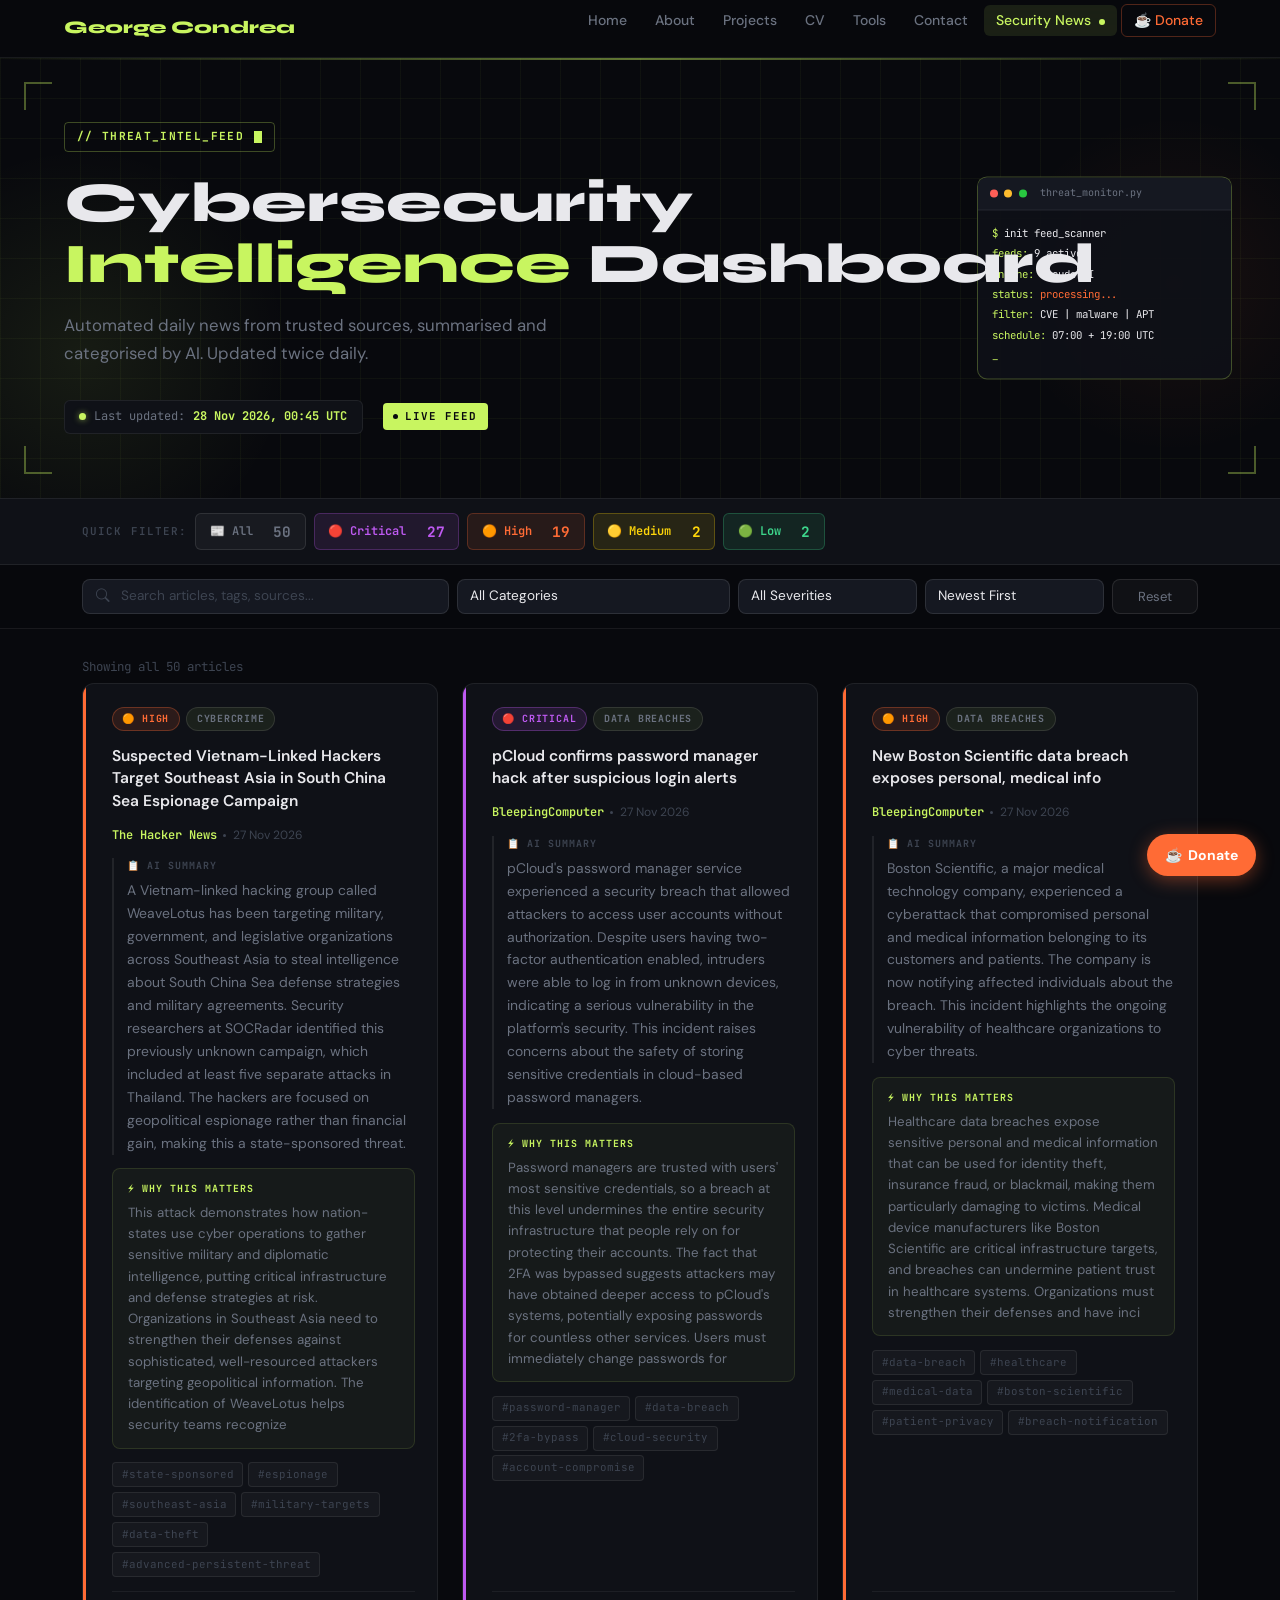
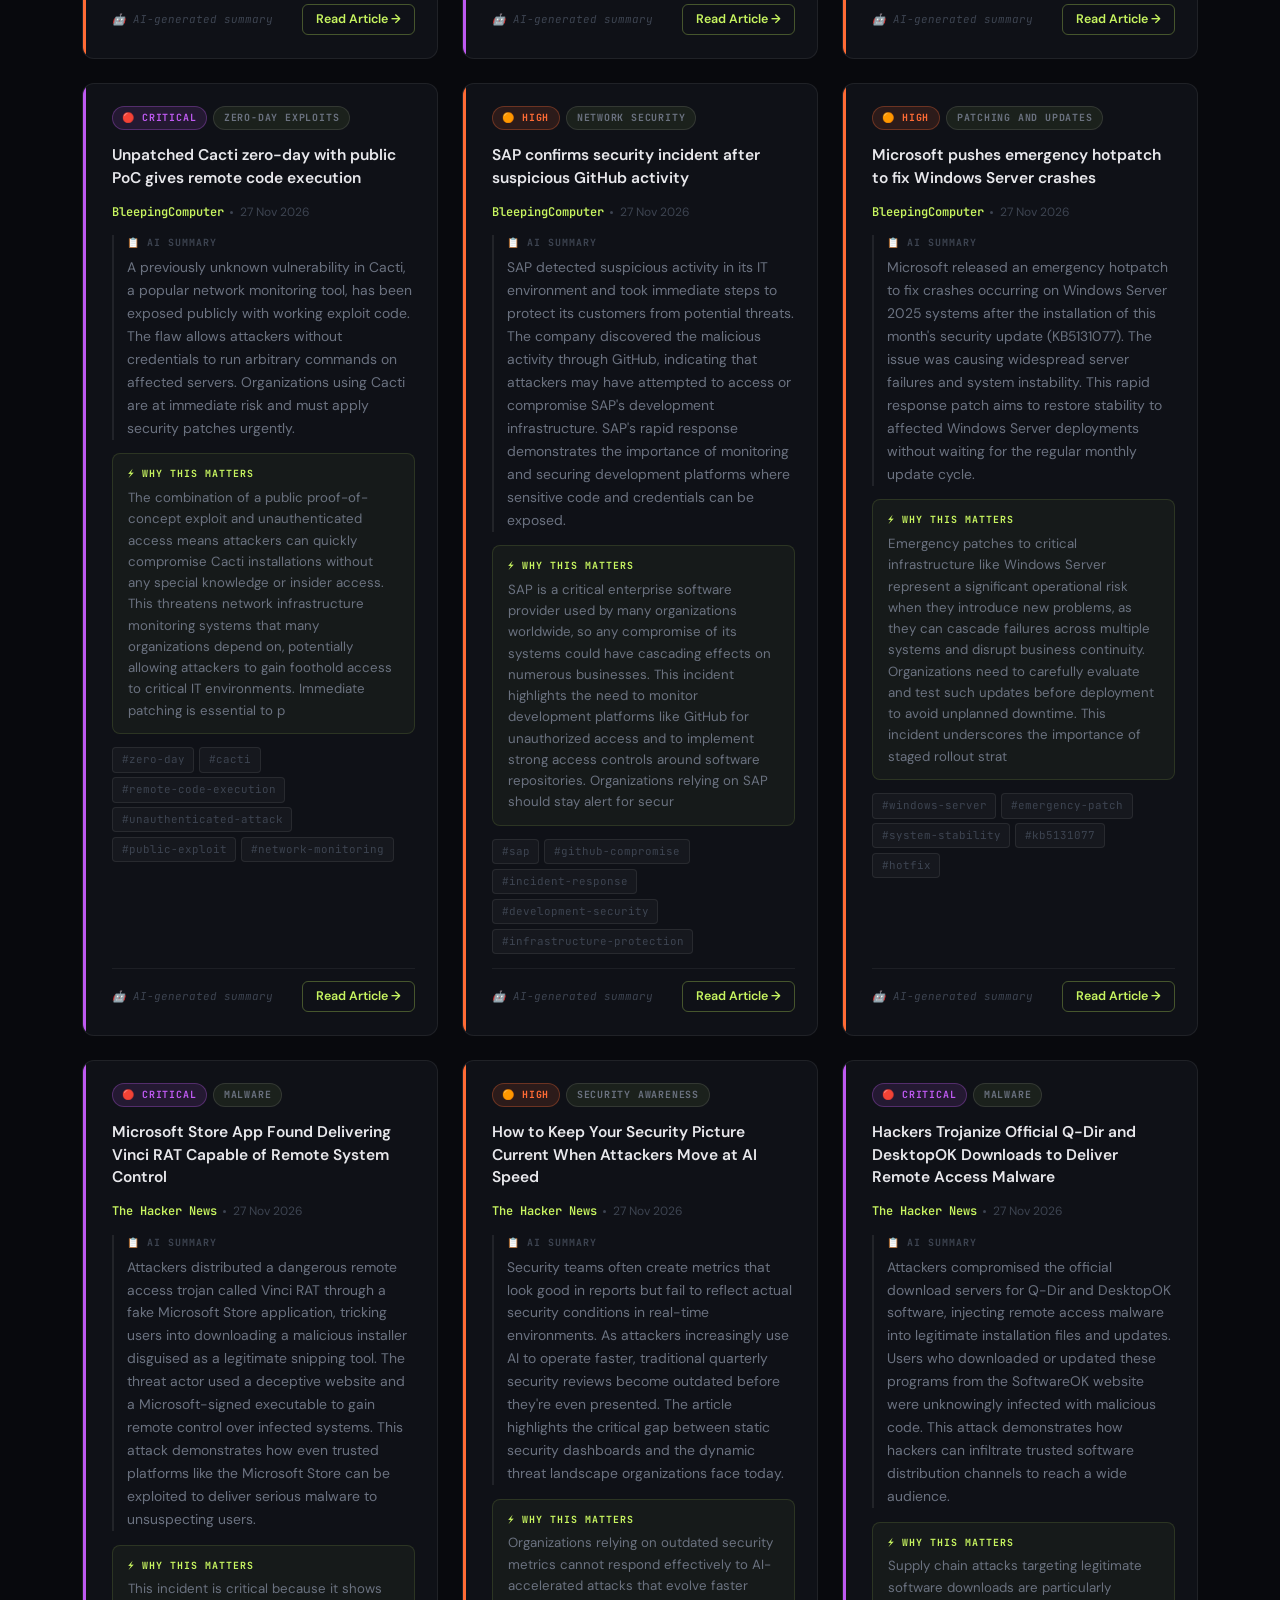
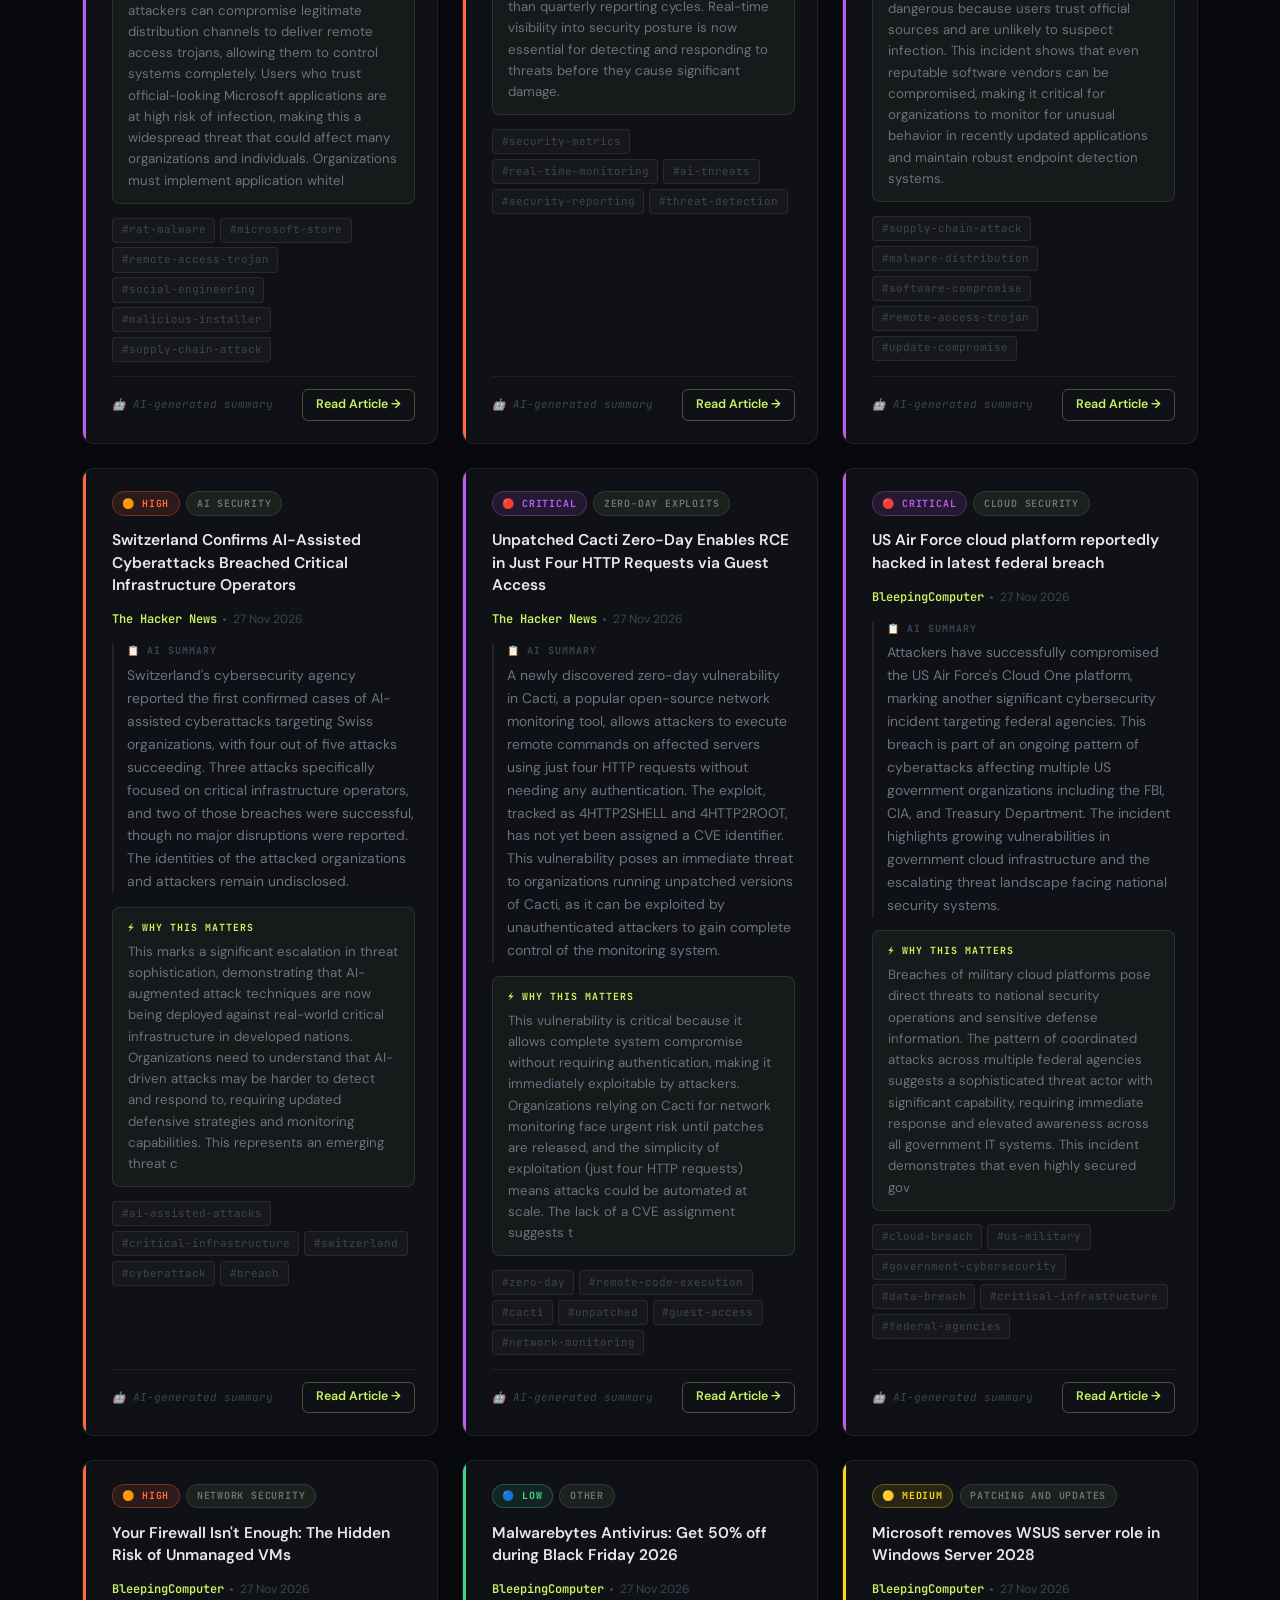
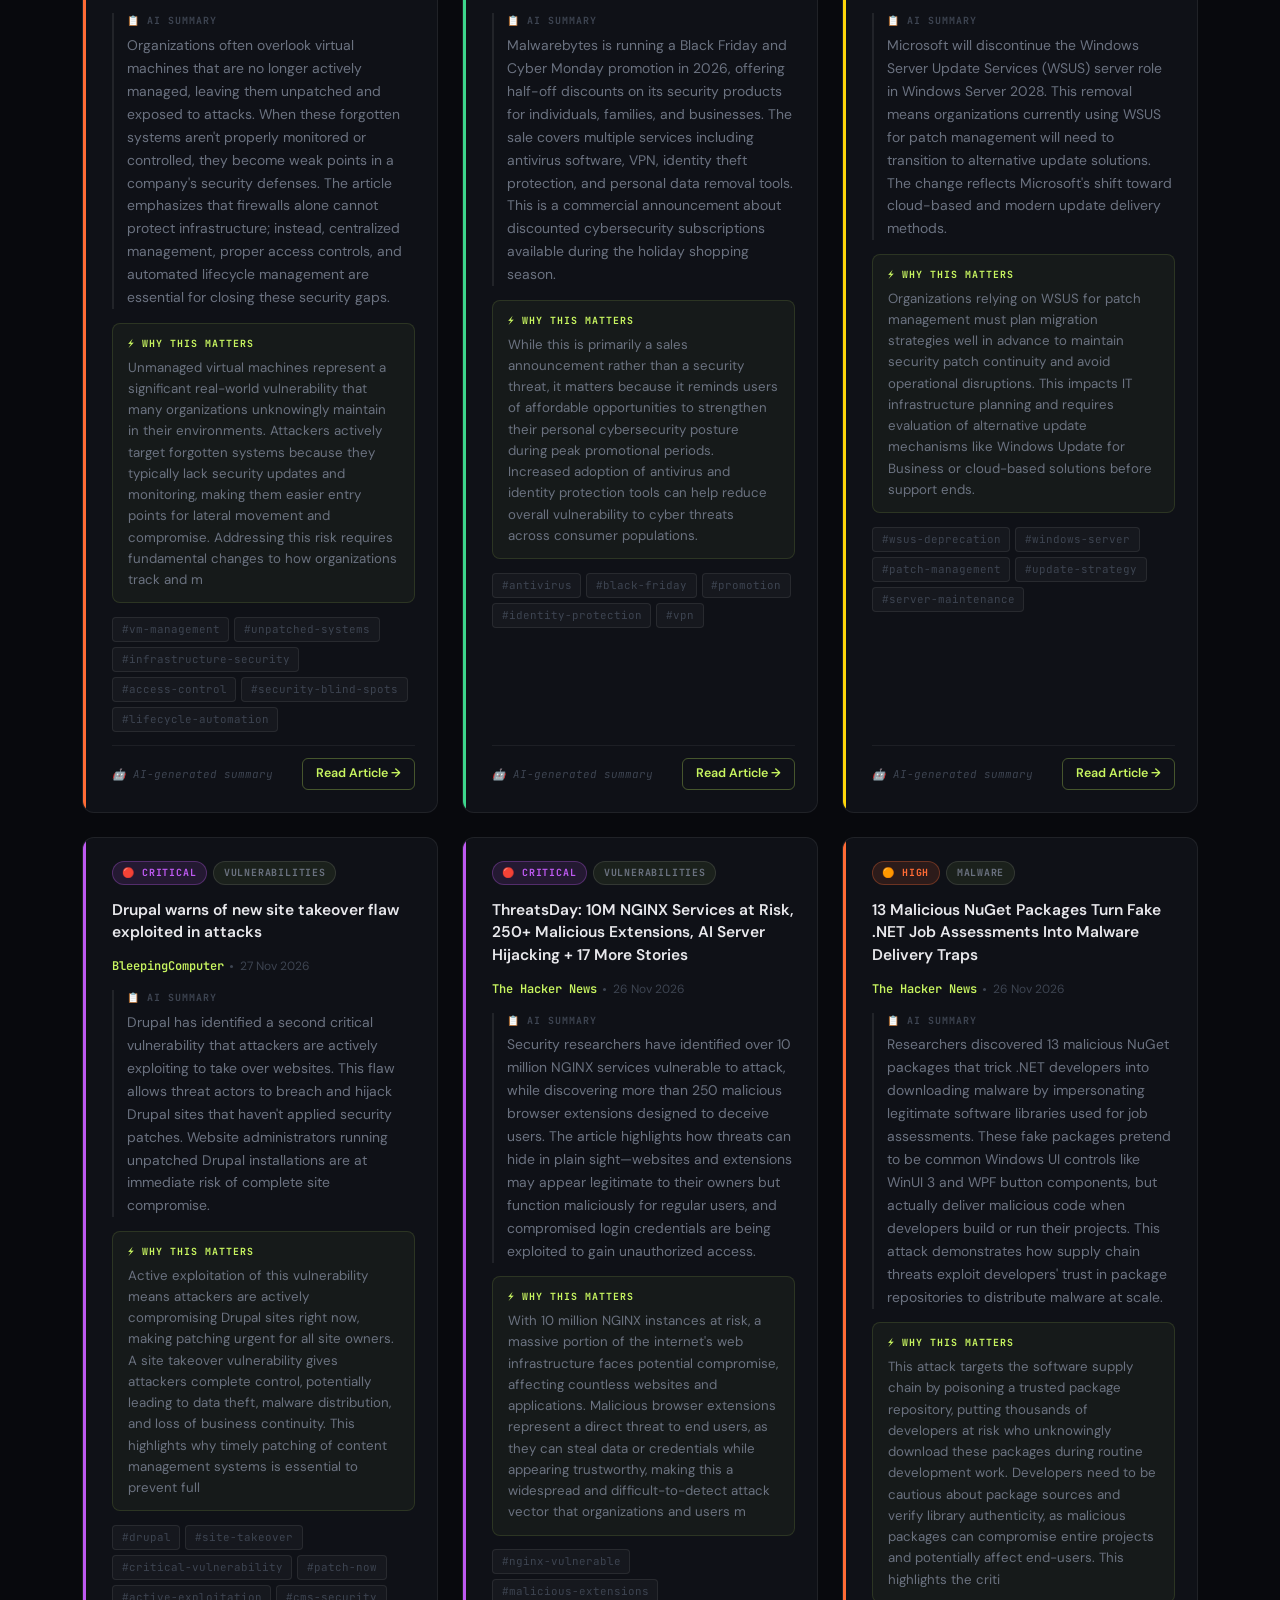
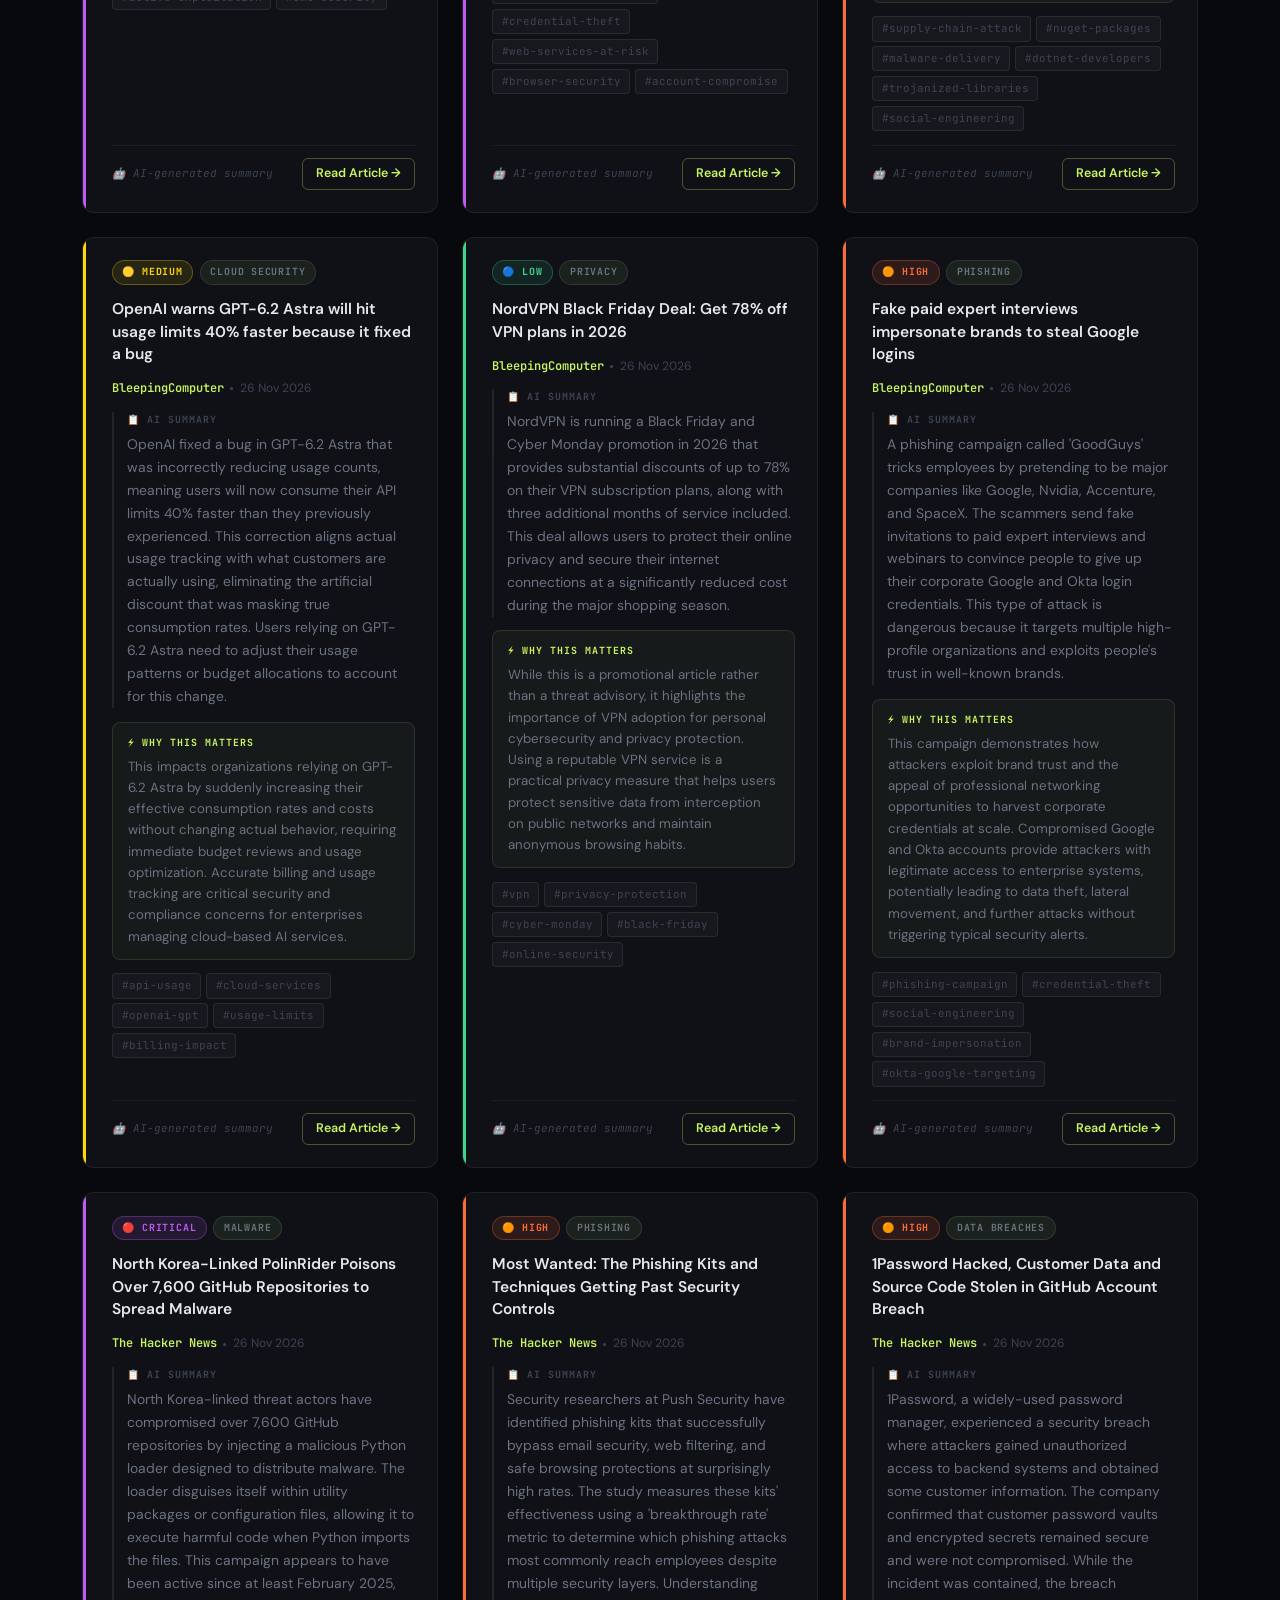
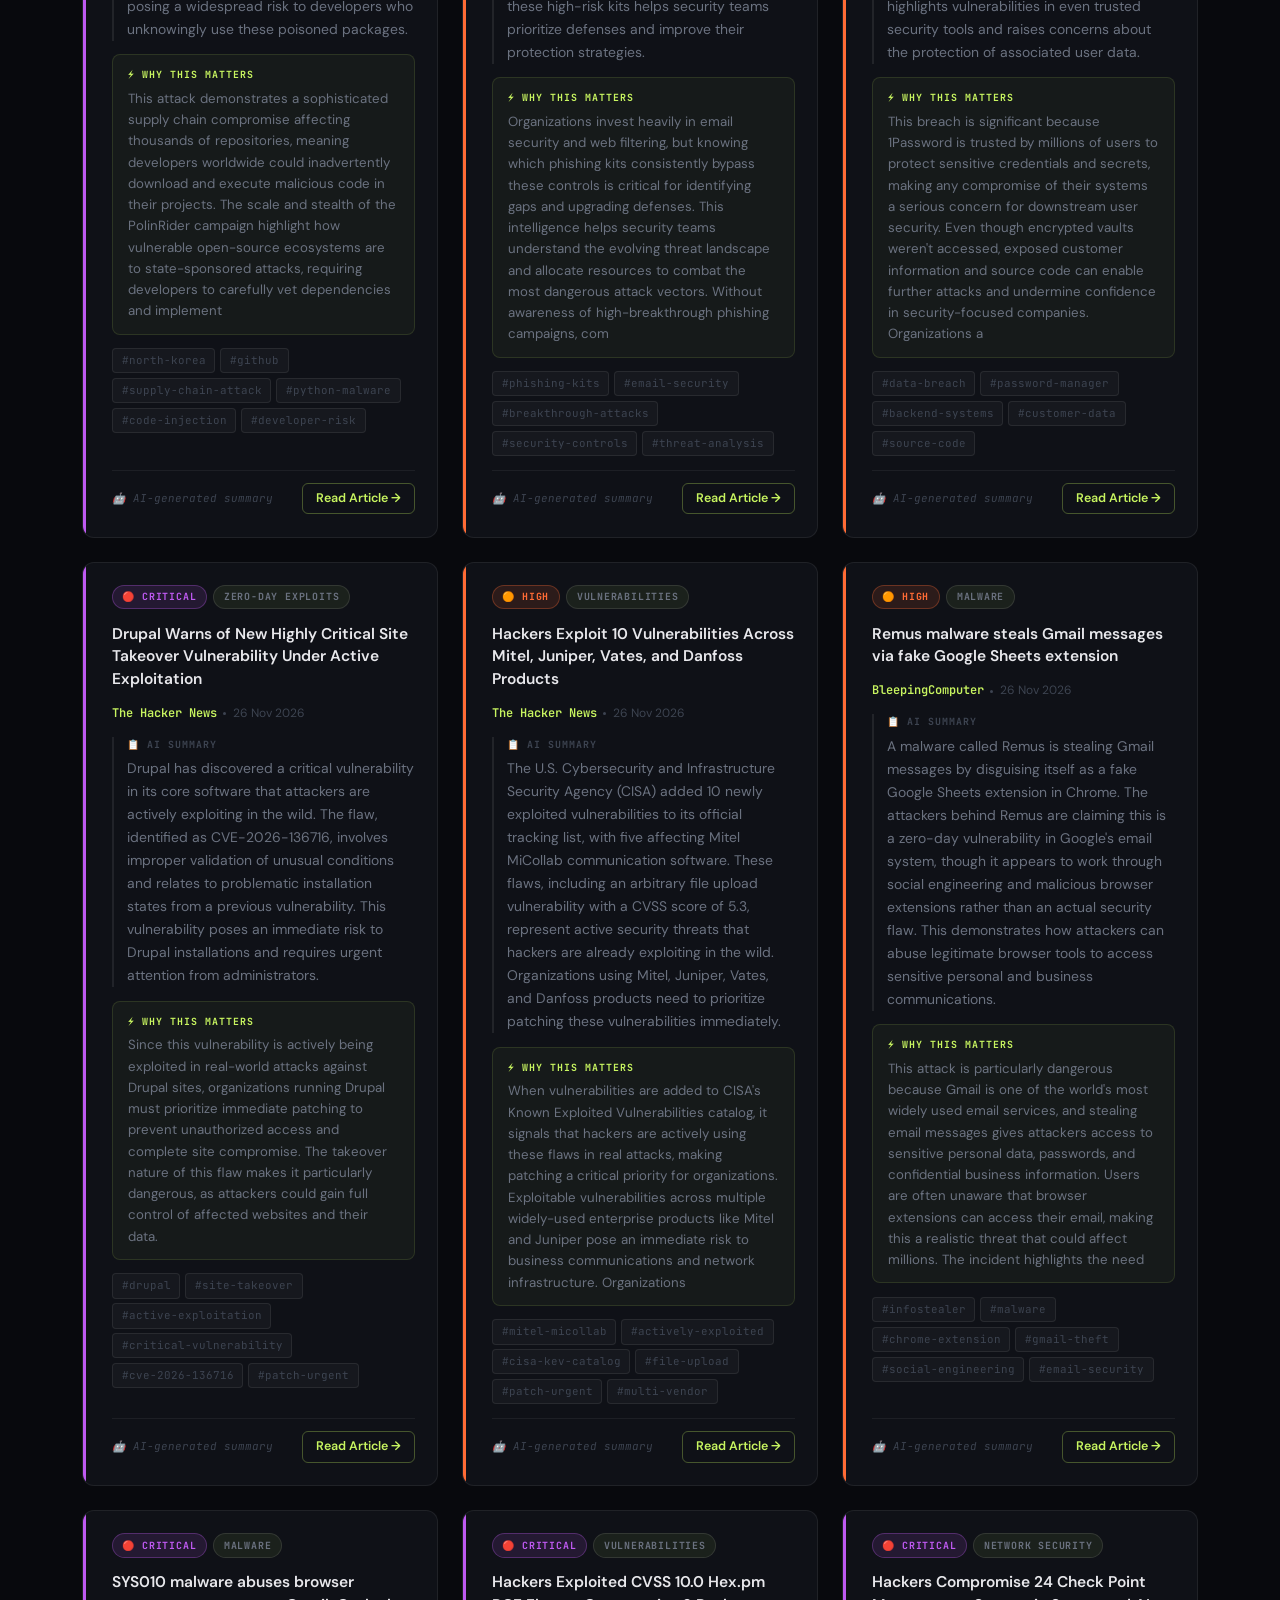
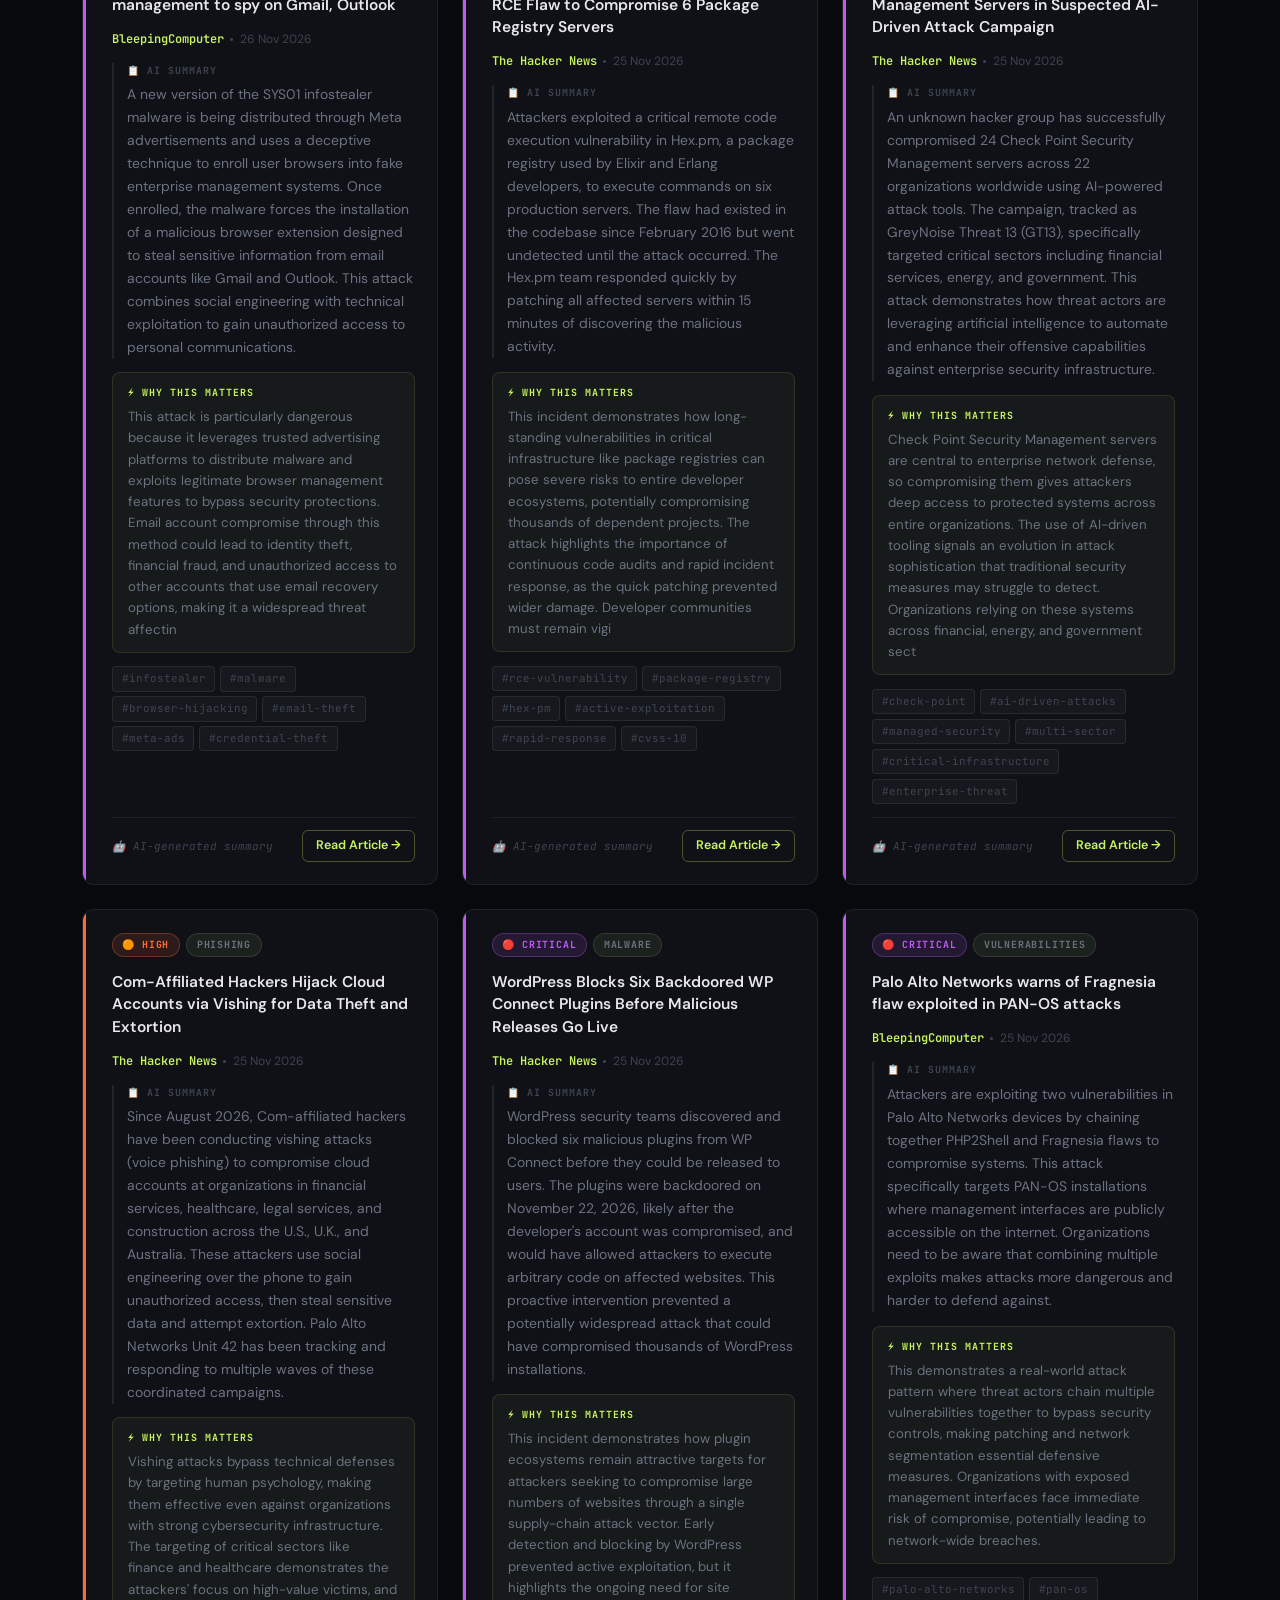
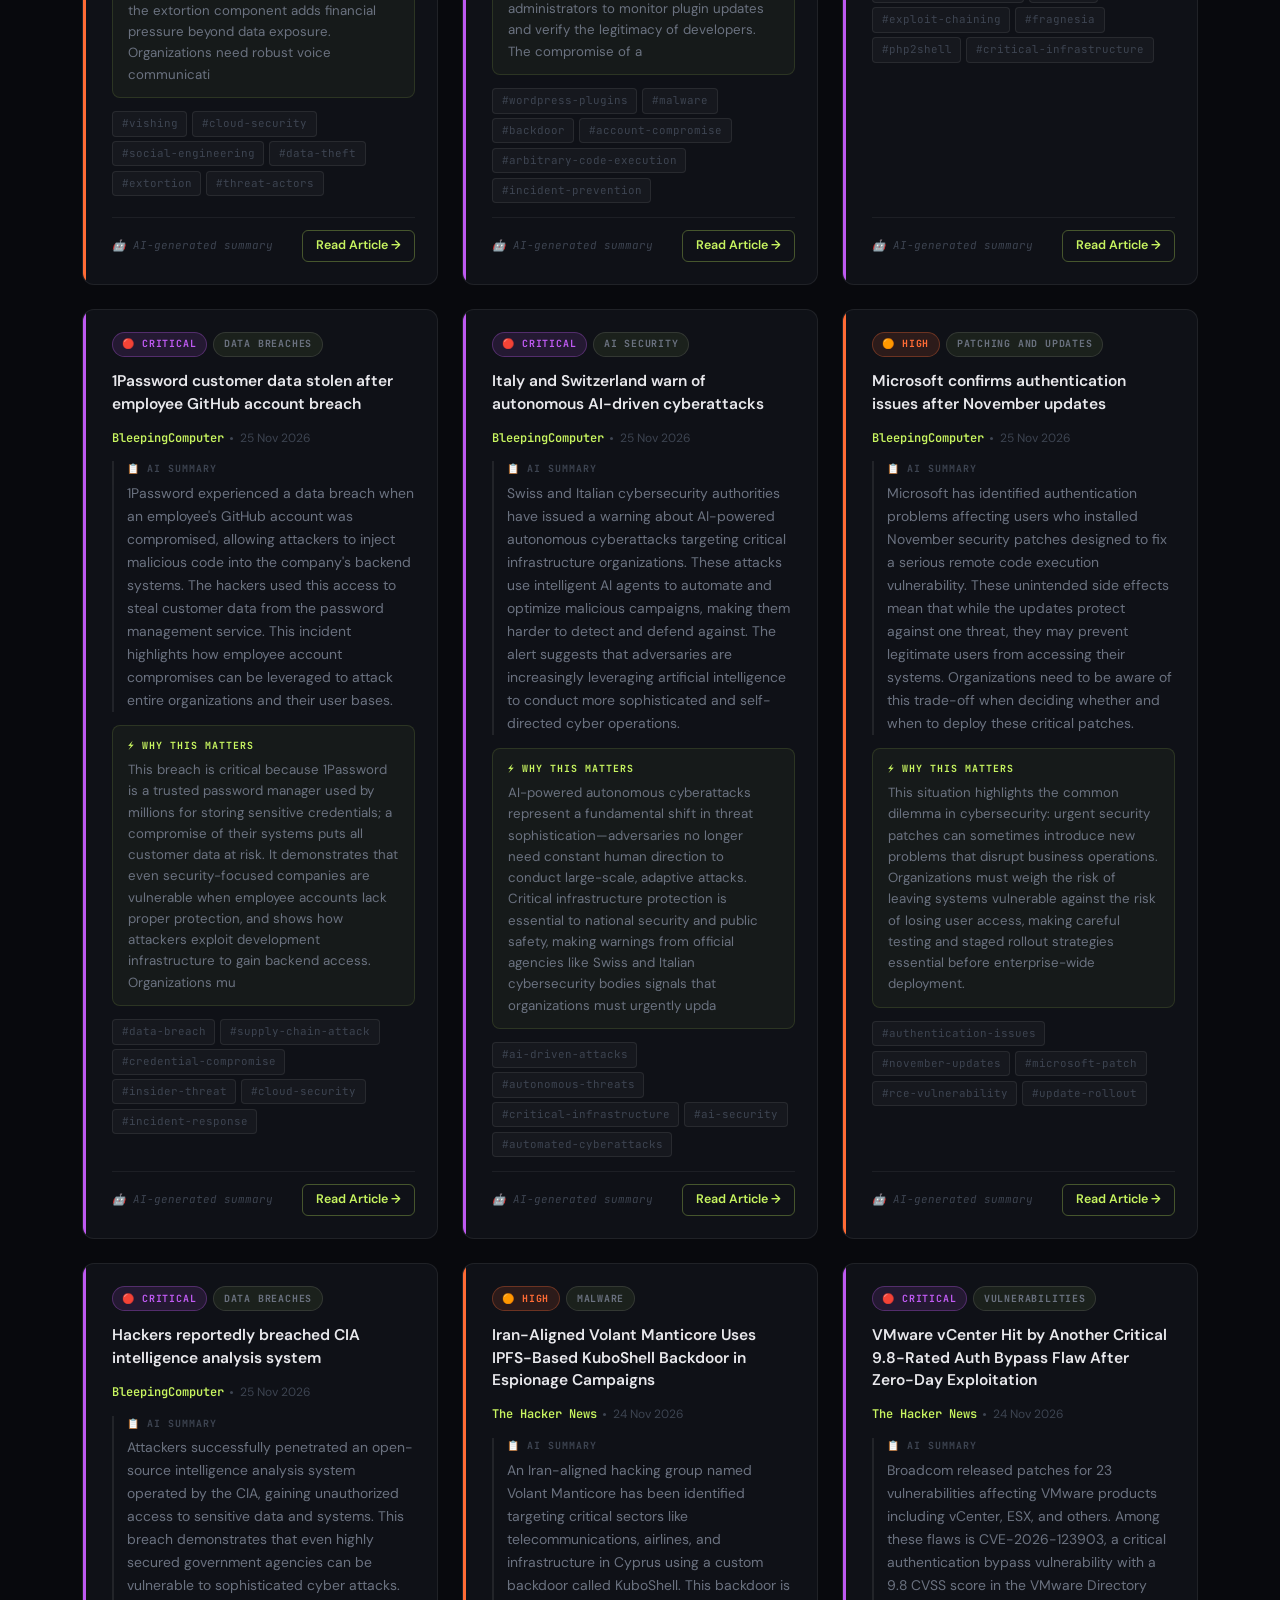
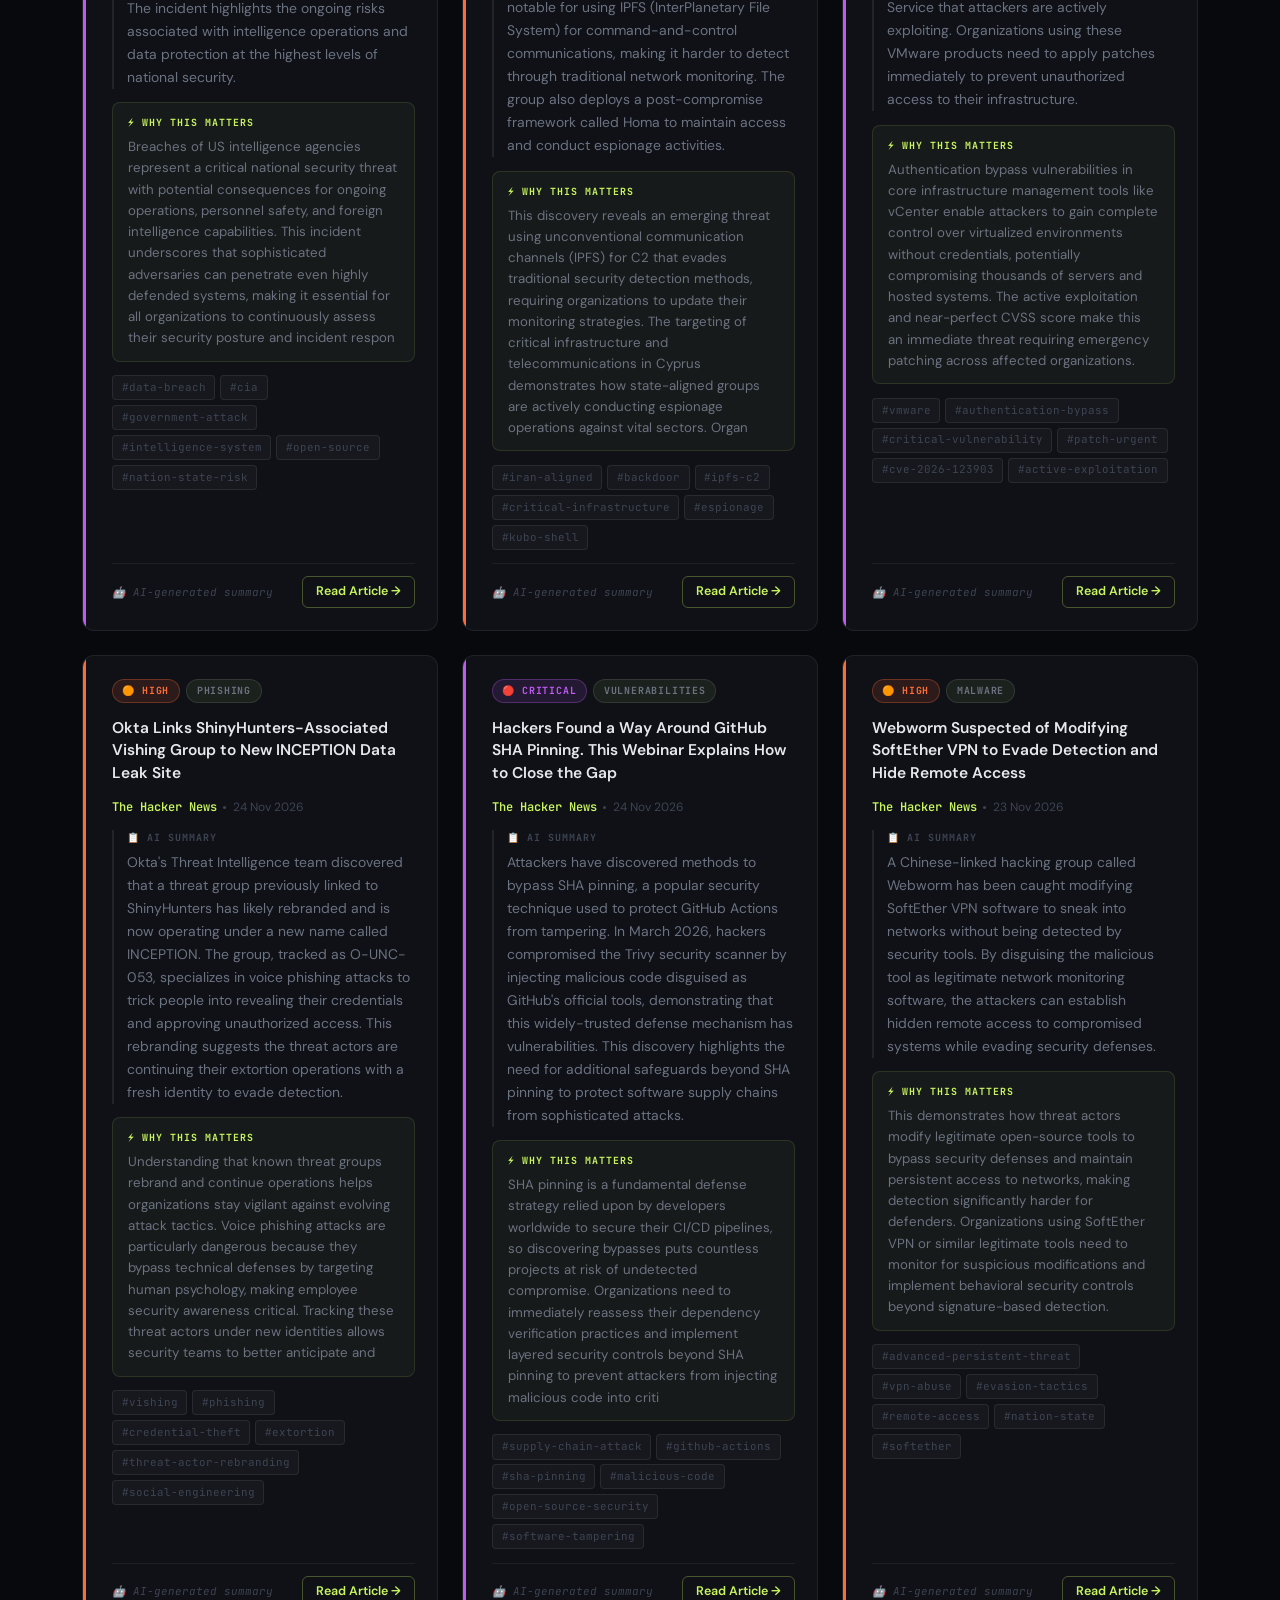
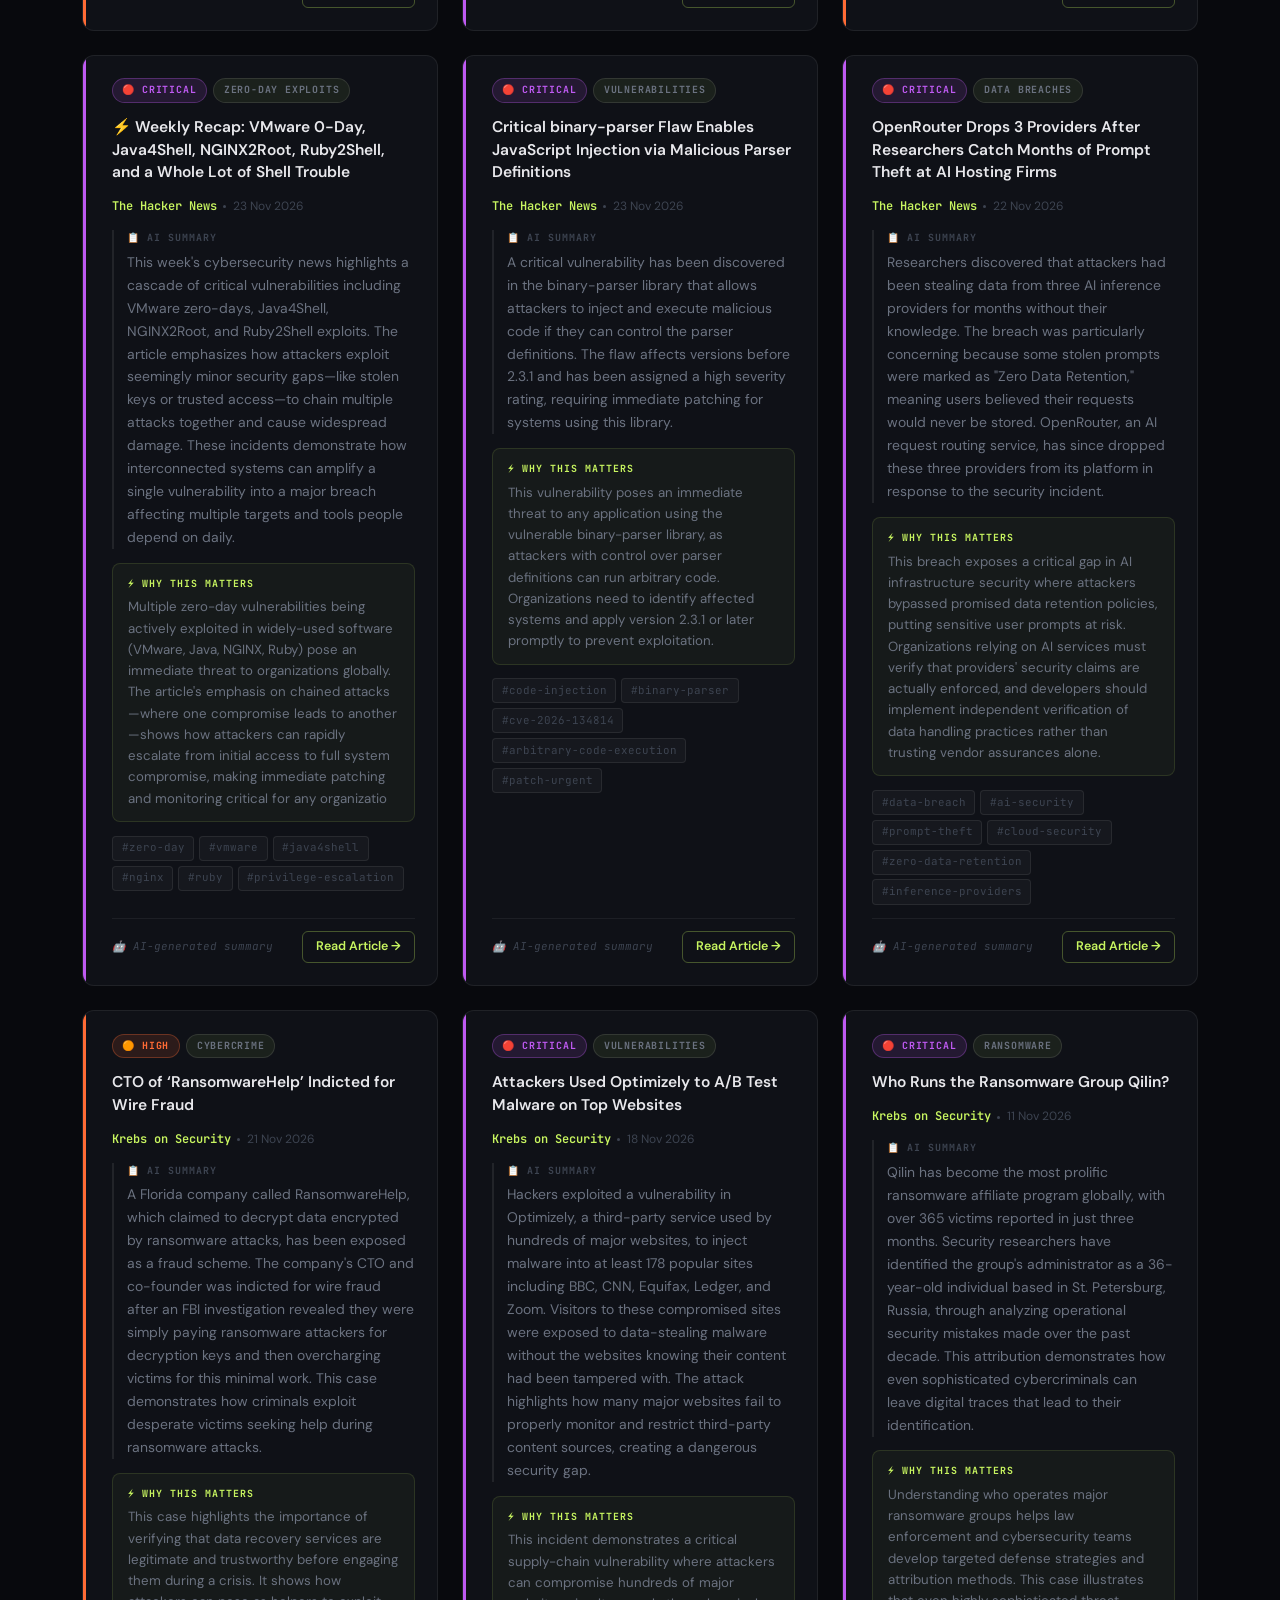
<file: cybersecurity-news.html>
﻿<!DOCTYPE html>
<html lang="en">
<head>
  <meta charset="UTF-8">
  <meta name="viewport" content="width=device-width, initial-scale=1.0">
  <link rel="icon" href="favicon.svg" type="image/svg+xml">
  <link rel="apple-touch-icon" href="apple-touch-icon.png">
  <title>Cybersecurity News | George Condrea Portfolio</title>
  <meta name="description" content="A live cybersecurity intelligence dashboard. AI-summarised news from trusted RSS feeds, automatically categorised by topic and severity.">
  <link rel="preconnect" href="https://fonts.googleapis.com">
  <link rel="preconnect" href="https://fonts.gstatic.com" crossorigin>
  <link href="https://fonts.googleapis.com/css2?family=Syne:wght@400;700;800&family=DM+Sans:wght@400;500;600&family=JetBrains+Mono:wght@400;700&display=swap" rel="stylesheet">
  <link href="https://cdn.jsdelivr.net/npm/bootstrap@5.3.0/dist/css/bootstrap.min.css" rel="stylesheet">
  <link rel="stylesheet" href="https://cdn.jsdelivr.net/npm/bootstrap-icons@1.10.5/font/bootstrap-icons.css">
  <link rel="stylesheet" href="css/news-dashboard.css">
  <style>
    /* ── Design tokens ── */
    :root{
      --bg:#08090d; --bg-surface:#0f1117; --bg-raised:#151821;
      --accent:#c8f560; --accent-dim:rgba(200,245,96,0.1);
      --flame:#ff6b35; --flame-dim:rgba(255,107,53,0.12);
      --text:#e8e8ec; --muted:#6b7280; --faint:#3d4451;
      --border:rgba(255,255,255,0.07); --border-lit:rgba(200,245,96,0.28);
      --f-display:'Syne',sans-serif; --f-body:'DM Sans',sans-serif; --f-mono:'JetBrains Mono',monospace
    }
    *,*::before,*::after{box-sizing:border-box;margin:0;padding:0}
    body{background:var(--bg);color:var(--text);font-family:var(--f-body);line-height:1.6;overflow-x:hidden}

    /* ── Custom Nav ── */
    .site-nav{position:sticky;top:0;z-index:1000;height:58px;display:flex;align-items:center;background:rgba(8,9,13,.85);backdrop-filter:blur(16px);border-bottom:1px solid var(--border)}
    .nav-inner{width:100%;max-width:1200px;margin:0 auto;padding:0 1.5rem;display:flex;align-items:center;gap:2rem}
    .nav-brand{font-family:var(--f-display);font-weight:800;font-size:1.1rem;color:var(--accent);text-decoration:none;white-space:nowrap}
    .nav-brand:hover{color:var(--accent)}
    .nav-links{list-style:none;display:flex;align-items:center;gap:.25rem;margin-left:auto}
    .nav-links a{color:var(--muted);text-decoration:none;font-size:.875rem;font-weight:500;padding:.4rem .75rem;border-radius:6px;transition:color .2s,background .2s;white-space:nowrap}
    .nav-links a:hover,.nav-links a.active{color:var(--text);background:rgba(255,255,255,.06)}
    .nav-donate{color:var(--flame)!important;border:1px solid rgba(255,107,53,.3)!important}
    .nav-donate:hover{background:var(--flame-dim)!important;color:var(--flame)!important}
    .nav-live{color:var(--accent)!important}
    .nav-live:hover,.nav-live.active{background:var(--accent-dim)!important;color:var(--accent)!important}
    .live-dot{display:inline-block;width:6px;height:6px;border-radius:50%;background:var(--accent);margin-left:4px;animation:blink 1.4s ease-in-out infinite;vertical-align:middle}
    @keyframes blink{0%,100%{opacity:1}50%{opacity:.2}}
    .has-dropdown{position:relative}
    .has-dropdown:hover .nav-dropdown{opacity:1;visibility:visible;transform:translateY(0)}
    .nav-dropdown{position:absolute;top:calc(100% + .5rem);left:0;background:var(--bg-surface);border:1px solid var(--border);border-radius:8px;list-style:none;padding:.4rem 0;min-width:160px;opacity:0;visibility:hidden;transform:translateY(-6px);transition:all .2s;z-index:100}
    .nav-dropdown a{display:block;padding:.5rem 1rem;font-size:.8rem}
    .nav-toggle{display:none;flex-direction:column;gap:5px;background:none;border:none;cursor:pointer;padding:.25rem}
    .nav-toggle span{display:block;width:22px;height:2px;background:var(--text);transition:.3s}
    @media(max-width:768px){
      .nav-links{display:none;position:absolute;top:58px;left:0;right:0;background:var(--bg-surface);border-bottom:1px solid var(--border);flex-direction:column;align-items:stretch;padding:.5rem 1rem;gap:0}
      .nav-links.open{display:flex}
      .nav-links a{padding:.65rem .75rem}
      .nav-dropdown{position:static;opacity:1;visibility:visible;transform:none;border:none;background:transparent;padding-left:1rem}
      .nav-toggle{display:flex}
    }

    /* ── Hero ── */
    .news-hero-wrap{
      position:relative;min-height:400px;display:flex;align-items:center;overflow:hidden;background:var(--bg);
    }
    .hero-grid{
      position:absolute;inset:0;
      background-image:linear-gradient(rgba(200,245,96,.04) 1px, transparent 1px),
        linear-gradient(90deg, rgba(200,245,96,.04) 1px, transparent 1px);
      background-size:40px 40px;pointer-events:none;
    }
    .hero-glow-left{position:absolute;top:20%;left:-10%;width:420px;height:420px;background:radial-gradient(circle, rgba(200,245,96,.08) 0%, transparent 70%);pointer-events:none}
    .hero-glow-right{position:absolute;bottom:10%;right:-5%;width:340px;height:340px;background:radial-gradient(circle, rgba(255,107,53,.07) 0%, transparent 70%);pointer-events:none}
    .scan-line{position:absolute;top:0;left:0;right:0;height:2px;background:linear-gradient(90deg, transparent, var(--accent), transparent);animation:scan 5s linear infinite;opacity:.45;pointer-events:none}
    @keyframes scan{0%{top:0;opacity:.7}90%{opacity:.4}100%{top:100%;opacity:0}}
    .hero-corner{position:absolute;width:28px;height:28px;border-color:var(--accent);border-style:solid;opacity:.35}
    .hero-corner.tl{top:1.5rem;left:1.5rem;border-width:2px 0 0 2px}
    .hero-corner.tr{top:1.5rem;right:1.5rem;border-width:2px 2px 0 0}
    .hero-corner.bl{bottom:1.5rem;left:1.5rem;border-width:0 0 2px 2px}
    .hero-corner.br{bottom:1.5rem;right:1.5rem;border-width:0 2px 2px 0}
    .hero-inner{position:relative;z-index:2;width:100%;max-width:1200px;margin:0 auto;padding:4rem 1.5rem}
    .hero-eyebrow{
      display:inline-flex;align-items:center;gap:.5rem;
      font-family:var(--f-mono);font-size:.7rem;font-weight:700;letter-spacing:.12em;
      color:var(--accent);text-transform:uppercase;border:1px solid var(--border-lit);
      border-radius:4px;padding:.3rem .75rem;margin-bottom:1.25rem;
    }
    .blink-cursor{display:inline-block;width:8px;height:1em;background:var(--accent);animation:cursor-blink .9s step-end infinite;vertical-align:middle;margin-left:2px}
    @keyframes cursor-blink{0%,100%{opacity:1}50%{opacity:0}}
    .hero-title{font-family:var(--f-display);font-size:clamp(2rem,5vw,3.5rem);font-weight:800;line-height:1.1;margin-bottom:1rem;color:var(--text)}
    .hero-title .accent-word{color:var(--accent)}
    .hero-lead{font-size:1.05rem;color:var(--muted);max-width:560px;margin-bottom:2rem;line-height:1.7}
    .hero-meta-row{display:flex;align-items:center;gap:1.25rem;flex-wrap:wrap}
    .last-updated-pill{
      display:inline-flex;align-items:center;gap:.5rem;
      font-family:var(--f-mono);font-size:.75rem;color:var(--muted);
      background:var(--bg-surface);border:1px solid var(--border);border-radius:6px;padding:.4rem .9rem;
    }
    .last-updated-pill .pulse-dot{width:7px;height:7px;border-radius:50%;background:var(--accent);animation:pulse-ring 2s ease-out infinite}
    @keyframes pulse-ring{0%{box-shadow:0 0 0 0 rgba(200,245,96,.6)}70%{box-shadow:0 0 0 6px rgba(200,245,96,0)}100%{box-shadow:0 0 0 0 rgba(200,245,96,0)}}
    .live-badge{
      display:inline-flex;align-items:center;gap:.4rem;
      font-family:var(--f-mono);font-size:.68rem;font-weight:700;letter-spacing:.1em;
      color:#08090d;background:var(--accent);border-radius:4px;padding:.3rem .65rem;
    }
    .live-badge .live-dot-sm{width:5px;height:5px;border-radius:50%;background:#08090d;animation:blink 1.4s ease-in-out infinite}

    /* ── Terminal panel (desktop decoration) ── */
    .hero-terminal{
      position:absolute;right:3rem;top:50%;transform:translateY(-50%);
      width:255px;background:rgba(15,17,23,.92);border:1px solid var(--border-lit);
      border-radius:10px;overflow:hidden;display:none;
    }
    @media(min-width:960px){.hero-terminal{display:block}}
    .terminal-bar{
      background:var(--bg-raised);padding:.5rem .75rem;
      display:flex;align-items:center;gap:.4rem;border-bottom:1px solid var(--border);
    }
    .t-dot{width:8px;height:8px;border-radius:50%}
    .t-filename{font-family:var(--f-mono);font-size:.63rem;color:var(--muted);margin-left:.4rem}
    .terminal-body{padding:.8rem .85rem;font-family:var(--f-mono);font-size:.67rem;color:var(--muted);line-height:1.9}
    .t-key{color:var(--accent)}
    .t-val{color:var(--text)}
    .t-warn{color:var(--flame)}
    .t-cursor{color:var(--accent);animation:blink 1.4s ease-in-out infinite}

    /* ── Footer ── */
    .site-footer{background:var(--bg-surface);border-top:1px solid var(--border);padding:2.5rem 1.5rem;text-align:center}
    .site-footer p{margin:0;font-size:.82rem;color:var(--muted)}
    .site-footer a{color:var(--accent);text-decoration:none}
    .site-footer a:hover{text-decoration:underline}
    .footer-note{font-family:var(--f-mono);font-size:.7rem;color:var(--faint);margin-top:.4rem!important}

    /* ── Ko-fi FAB ── */
    .kofi-fab{position:fixed;bottom:1.5rem;right:1.5rem;z-index:9999;display:flex;align-items:center;gap:.4rem;background:var(--flame);color:#fff;padding:.6rem 1.1rem;border-radius:50px;text-decoration:none;font-weight:700;font-size:.875rem;box-shadow:0 4px 18px rgba(255,107,53,.4);transition:transform .2s,box-shadow .2s}
    .kofi-fab:hover{transform:translateY(-3px);box-shadow:0 8px 26px rgba(255,107,53,.55);color:#fff}
    @media(max-width:576px){.kofi-fab-text{display:none}.kofi-fab{padding:.75rem;font-size:1.1rem}}
  </style>
</head>
<body>

<!-- Nav -->
<nav class="site-nav" id="siteNav">
  <div class="nav-inner">
    <a class="nav-brand" href="index.html">George Condrea</a>
    <button class="nav-toggle" id="navToggle" aria-label="Toggle navigation">
      <span></span><span></span><span></span>
    </button>
    <ul class="nav-links" id="navLinks">
      <li><a href="index.html">Home</a></li>
      <li><a href="about.html">About</a></li>
      <li class="has-dropdown">
        <a href="projects.html">Projects</a>
        <ul class="nav-dropdown">
          <li><a href="scamazon-website.html">Scamazon</a></li>
          <li><a href="platformer.html">Platformer</a></li>
          <li><a href="cybersecurity-news-project.html">Security News</a></li>
        </ul>
      </li>
      <li><a href="curriculum-vitae.html">CV</a></li>
      <li><a href="tools.html">Tools</a></li>
      <li><a href="contact.html">Contact</a></li>
      <li><a href="cybersecurity-news.html" class="nav-live active">Security News <span class="live-dot"></span></a></li>
      <li><a href="donate.html" class="nav-donate">&#9749; Donate</a></li>
    </ul>
  </div>
</nav>

<!-- Hero -->
<div class="news-hero-wrap">
  <div class="hero-grid"></div>
  <div class="hero-glow-left"></div>
  <div class="hero-glow-right"></div>
  <div class="scan-line"></div>
  <div class="hero-corner tl"></div>
  <div class="hero-corner tr"></div>
  <div class="hero-corner bl"></div>
  <div class="hero-corner br"></div>

  <div class="hero-inner">
    <div class="hero-eyebrow">
      <span>// THREAT_INTEL_FEED</span>
      <span class="blink-cursor"></span>
    </div>
    <h1 class="hero-title">Cybersecurity<br><span class="accent-word">Intelligence</span> Dashboard</h1>
    <p class="hero-lead">Automated daily news from trusted sources, summarised and categorised by AI. Updated twice daily.</p>
    <div class="hero-meta-row">
      <div class="last-updated-pill">
        <span class="pulse-dot" aria-hidden="true"></span>
        Last updated: <strong id="lastUpdated">Loading...</strong>
      </div>
      <span class="live-badge"><span class="live-dot-sm"></span> LIVE FEED</span>
    </div>
  </div>

  <div class="hero-terminal" aria-hidden="true">
    <div class="terminal-bar">
      <span class="t-dot" style="background:#ff5f57"></span>
      <span class="t-dot" style="background:#febc2e"></span>
      <span class="t-dot" style="background:#28c840"></span>
      <span class="t-filename">threat_monitor.py</span>
    </div>
    <div class="terminal-body">
      <div><span class="t-key">$ </span><span class="t-val">init feed_scanner</span></div>
      <div><span class="t-key">feeds: </span><span class="t-val">9 active</span></div>
      <div><span class="t-key">engine: </span><span class="t-val">Claude AI</span></div>
      <div><span class="t-key">status: </span><span class="t-warn">processing...</span></div>
      <div><span class="t-key">filter: </span><span class="t-val">CVE | malware | APT</span></div>
      <div><span class="t-key">schedule: </span><span class="t-val">07:00 + 19:00 UTC</span></div>
      <div><span class="t-cursor">_</span></div>
    </div>
  </div>
</div>

<!-- Stats bar -->
<div class="stats-bar">
  <div class="container">
    <div class="d-flex flex-wrap align-items-center gap-2">
      <span class="stats-label">Quick filter:</span>

      <button id="chipAll" class="stat-chip chip-total" aria-label="Show all articles">
        &#128240; All &nbsp;<span class="chip-count" id="statTotal">&#8211;</span>
      </button>

      <button class="stat-chip chip-critical" data-sev="Critical" aria-label="Filter Critical">
        &#128308; Critical &nbsp;<span class="chip-count" id="statCritical">&#8211;</span>
      </button>

      <button class="stat-chip chip-high" data-sev="High" aria-label="Filter High">
        &#128992; High &nbsp;<span class="chip-count" id="statHigh">&#8211;</span>
      </button>

      <button class="stat-chip chip-medium" data-sev="Medium" aria-label="Filter Medium">
        &#128993; Medium &nbsp;<span class="chip-count" id="statMedium">&#8211;</span>
      </button>

      <button class="stat-chip chip-low" data-sev="Low" aria-label="Filter Low">
        &#128994; Low &nbsp;<span class="chip-count" id="statLow">&#8211;</span>
      </button>
    </div>
  </div>
</div>

<!-- Controls bar -->
<div class="controls-bar">
  <div class="container">
    <div class="row g-2 align-items-center">

      <div class="col-12 col-md-4">
        <div class="search-wrap">
          <i class="bi bi-search search-icon" aria-hidden="true"></i>
          <input type="search" id="searchInput" class="form-control"
                 placeholder="Search articles, tags, sources..." aria-label="Search articles">
        </div>
      </div>

      <div class="col-6 col-md-3">
        <select id="categoryFilter" class="form-select" aria-label="Filter by category">
          <option value="">All Categories</option>
        </select>
      </div>

      <div class="col-6 col-md-2">
        <select id="severityFilter" class="form-select" aria-label="Filter by severity">
          <option value="">All Severities</option>
          <option value="Critical">Critical</option>
          <option value="High">High</option>
          <option value="Medium">Medium</option>
          <option value="Low">Low</option>
        </select>
      </div>

      <div class="col-6 col-md-2">
        <select id="sortFilter" class="form-select" aria-label="Sort order">
          <option value="newest">Newest First</option>
          <option value="oldest">Oldest First</option>
        </select>
      </div>

      <div class="col-6 col-md-1">
        <button id="resetBtn" class="btn-reset" aria-label="Reset all filters">Reset</button>
      </div>

    </div>
  </div>
</div>

<!-- Articles -->
<section class="articles-section" aria-label="News articles">
  <div class="container">
    <div class="results-bar">
      <span class="results-count" id="resultsCount">Loading articles...</span>
    </div>
    <div class="row" id="articlesGrid"></div>
  </div>
</section>

<!-- Footer -->
<footer class="site-footer">
  <p>&copy; 2025 George Condrea. All rights reserved. &middot; <a href="index.html">Home</a> &middot; <a href="contact.html">Contact</a></p>
  <p class="footer-note">Article summaries are AI-generated from RSS feeds. Always read the original source for full context.</p>
</footer>

<script src="https://cdn.jsdelivr.net/npm/bootstrap@5.3.0/dist/js/bootstrap.bundle.min.js"></script>
<script src="js/news-dashboard.js"></script>
<script>
  document.getElementById('navToggle').addEventListener('click', function() {
    document.getElementById('navLinks').classList.toggle('open');
  });
</script>

<a href="https://ko-fi.com/georgecondrea" target="_blank" rel="noopener"
   title="Support me on Ko-fi" aria-label="Support me on Ko-fi" class="kofi-fab">
  &#9749; <span class="kofi-fab-text">Donate</span>
</a>

</body>
</html>
</file>
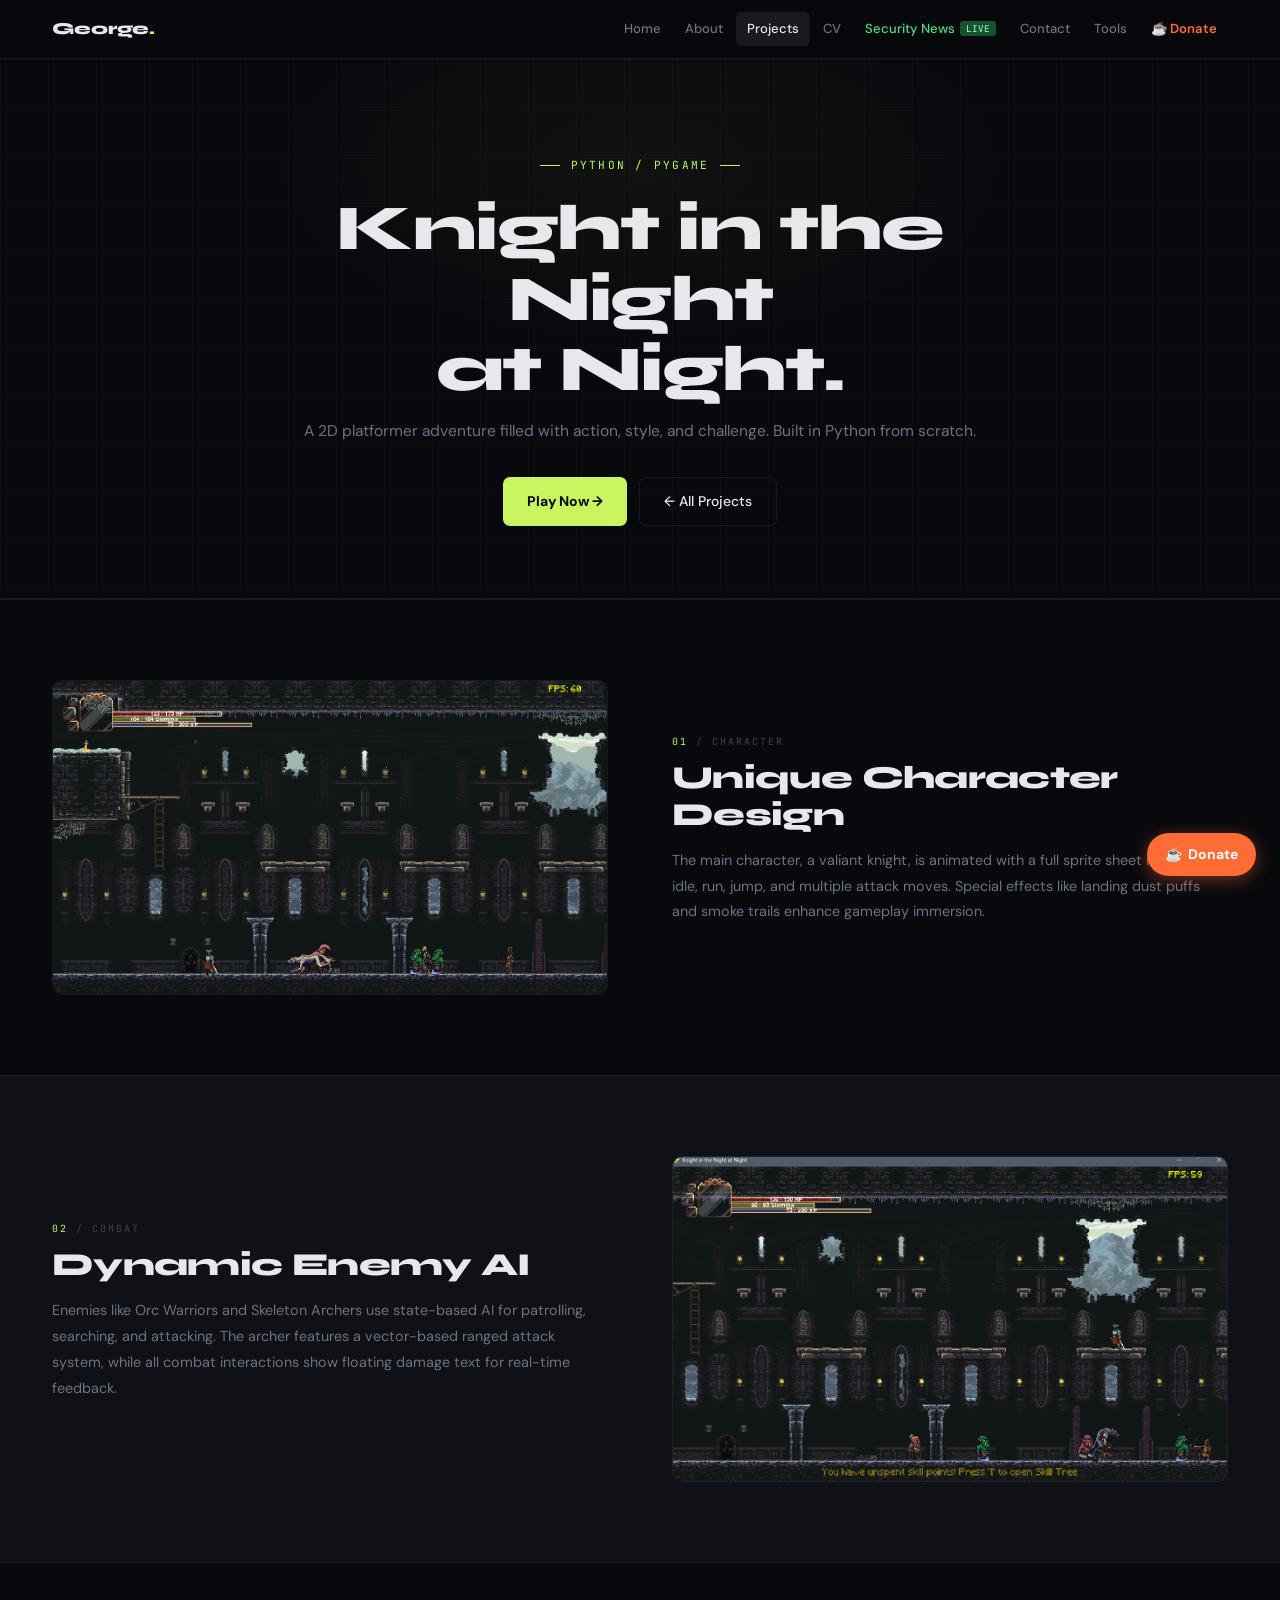
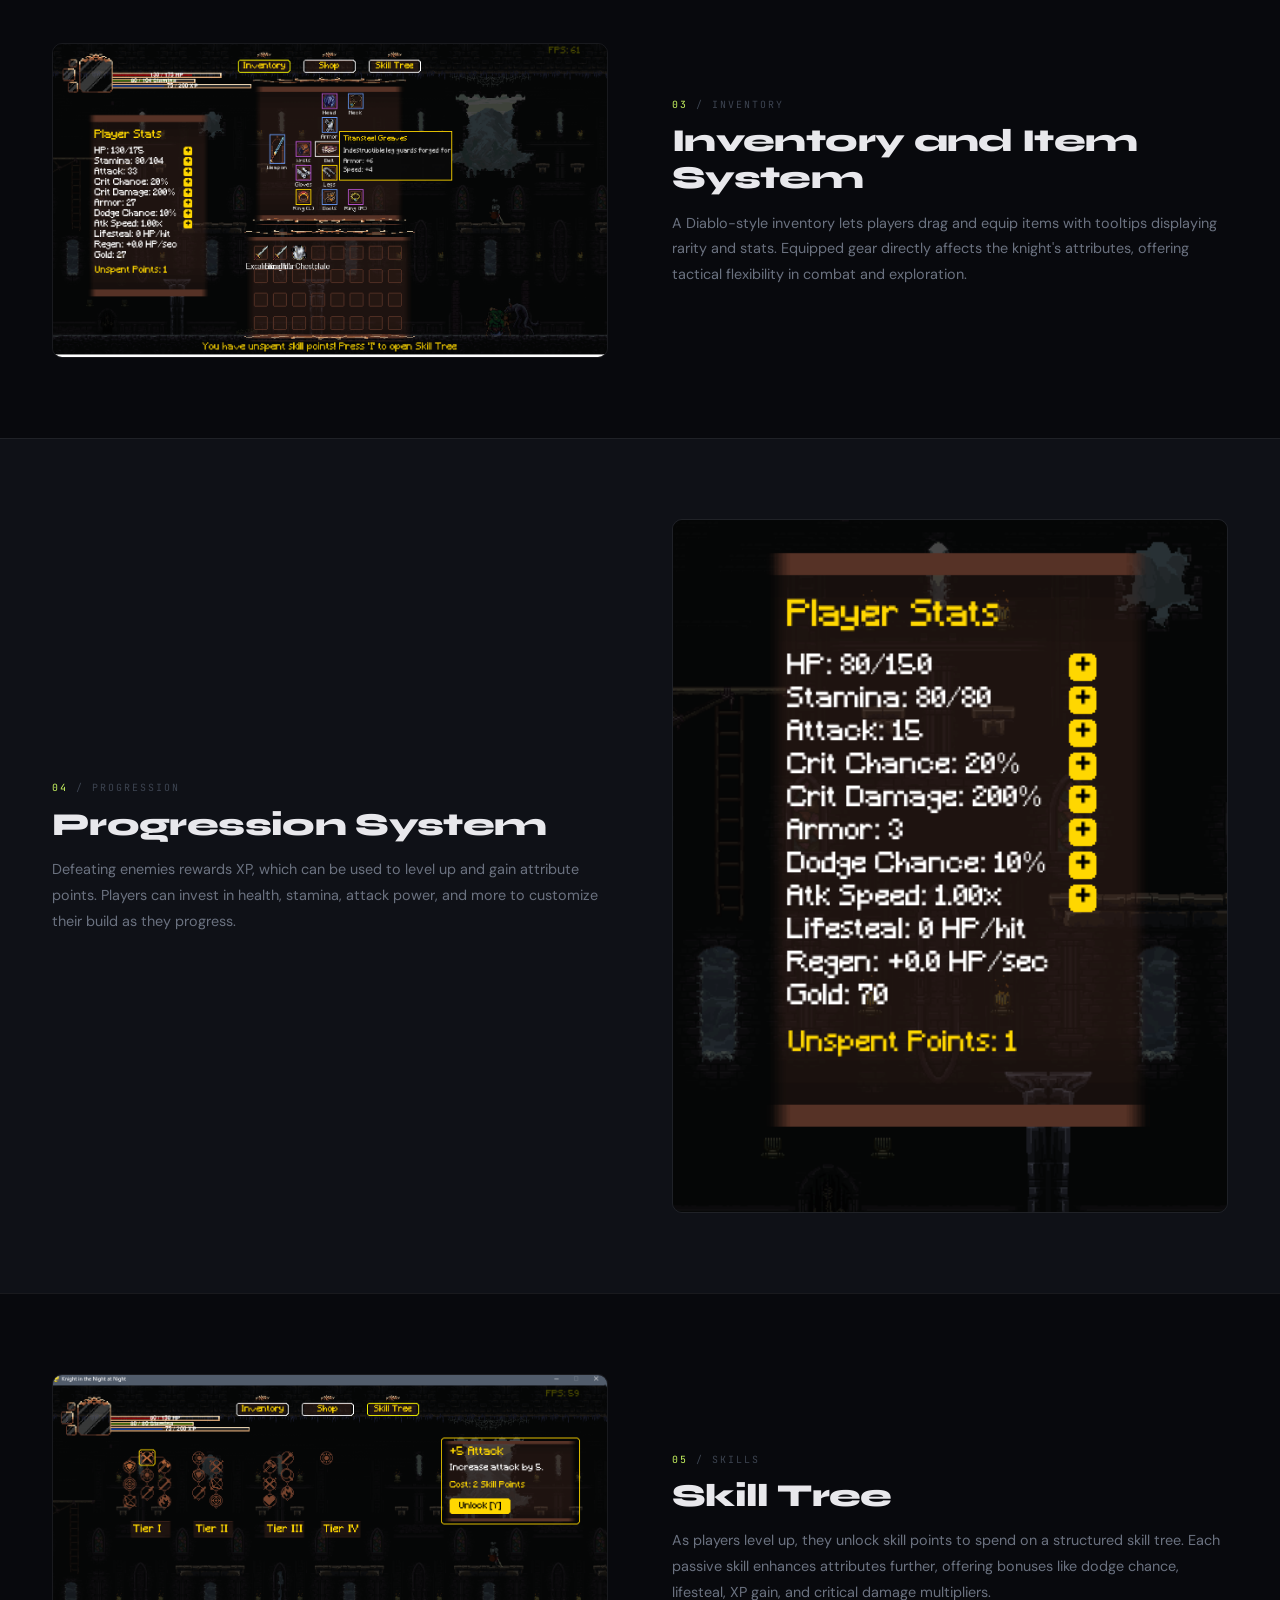
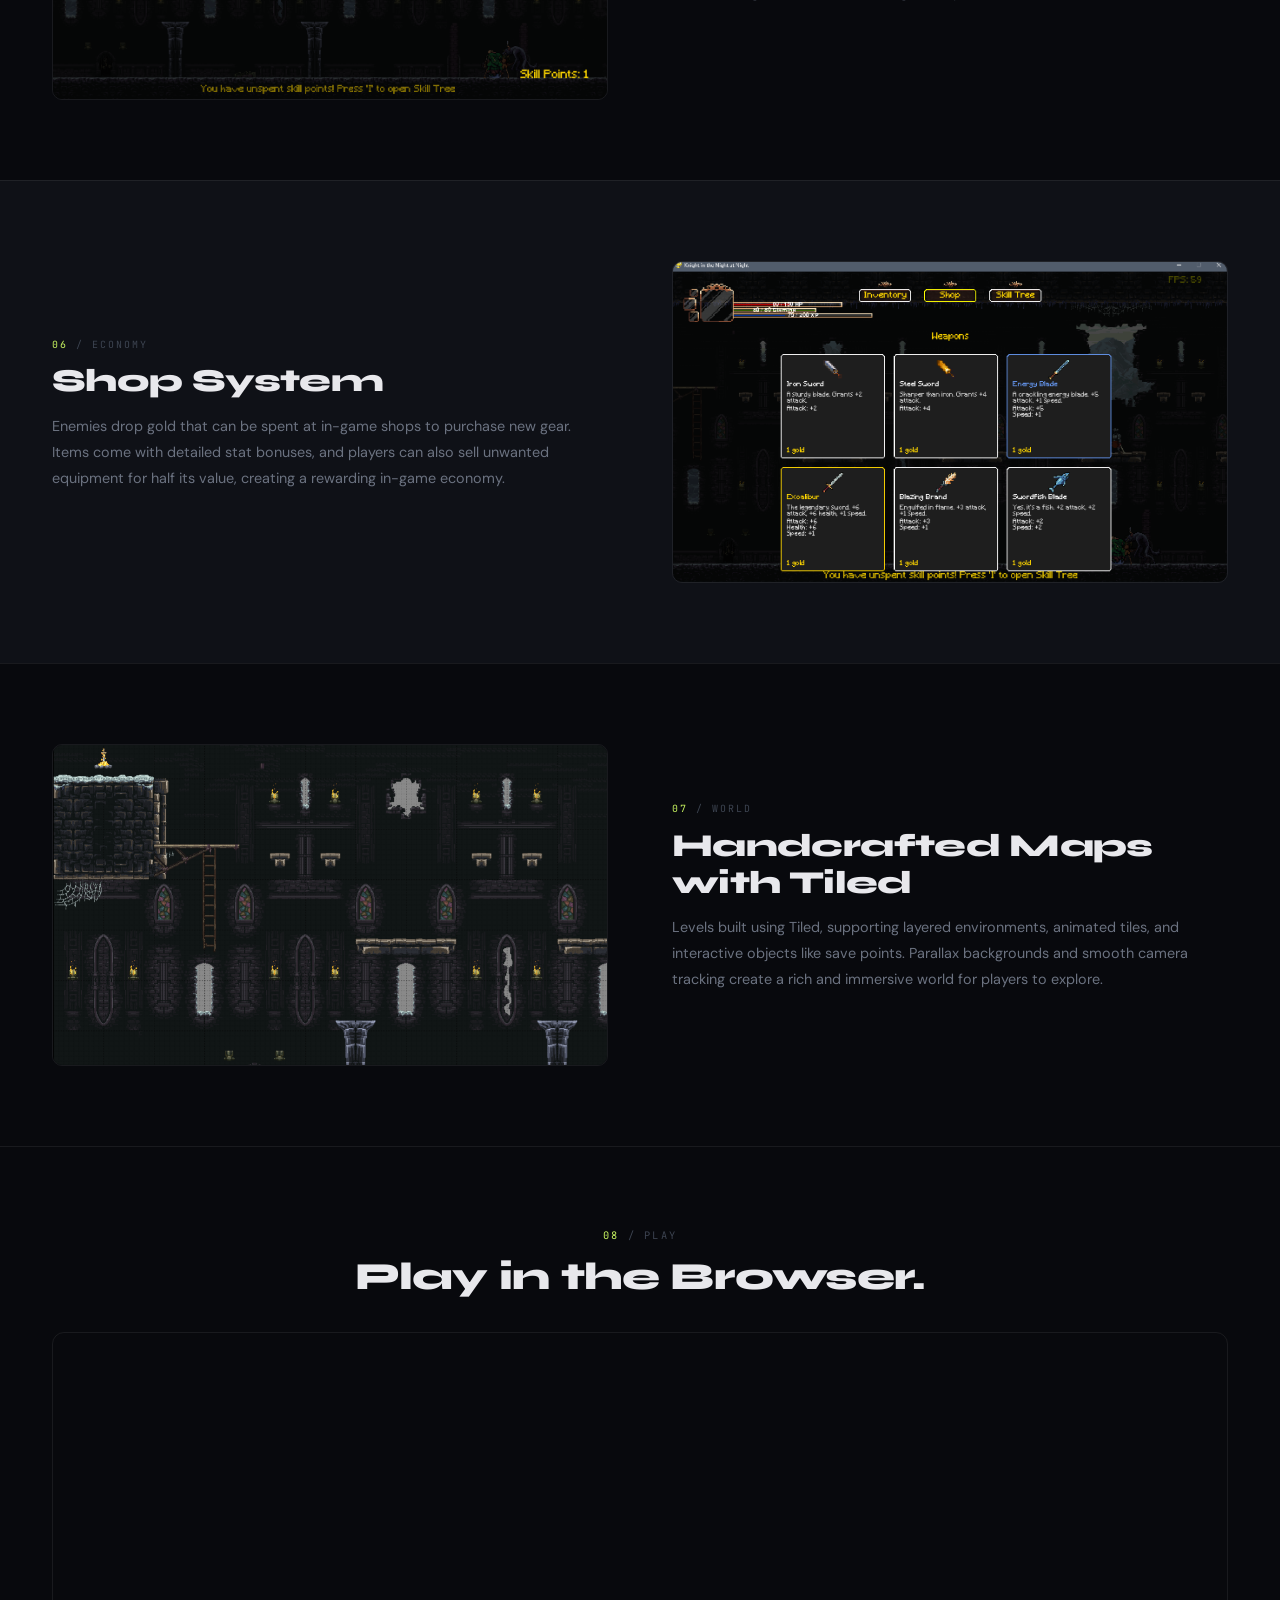
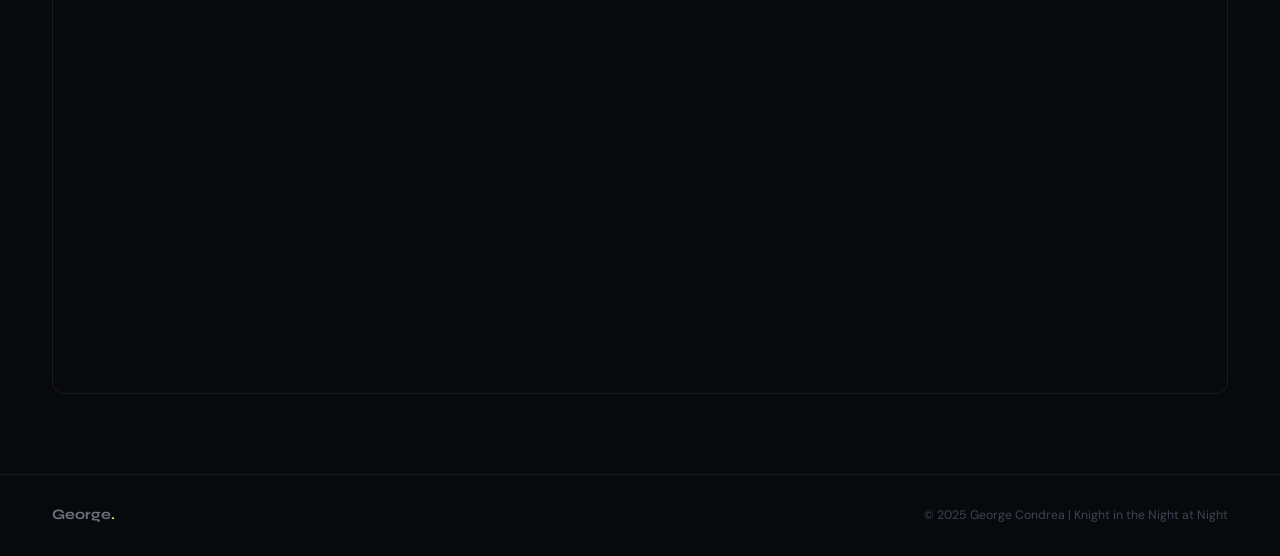
<file: platformer.html>
<!DOCTYPE html>
<html lang="en">
<head>
  <meta charset="UTF-8">
  <meta name="viewport" content="width=device-width, initial-scale=1.0">
  <link rel="icon" href="favicon.svg" type="image/svg+xml">
  <link rel="apple-touch-icon" href="apple-touch-icon.png">
  <title>Knight in the Night at Night | George Condrea Pygame Game</title>
  <meta name="description" content="Knight in the Night at Night is a 2D Pygame platformer featuring combat, skill trees, inventory, enemy AI, and handcrafted maps. Built with Python.">
  <link rel="preconnect" href="https://fonts.googleapis.com">
  <link rel="preconnect" href="https://fonts.gstatic.com" crossorigin>
  <link href="https://fonts.googleapis.com/css2?family=Syne:wght@400;600;700;800&family=DM+Sans:ital,opsz,wght@0,9..40,300;0,9..40,400;0,9..40,500;1,9..40,300&family=JetBrains+Mono:wght@400;500&display=swap" rel="stylesheet">
  <link href="https://cdn.jsdelivr.net/npm/bootstrap@5.3.0/dist/css/bootstrap.min.css" rel="stylesheet">
  <style>
    :root{--bg:#08090d;--bg-surface:#0f1117;--bg-raised:#151821;--accent:#c8f560;--accent-dim:rgba(200,245,96,0.1);--flame:#ff6b35;--flame-dim:rgba(255,107,53,0.12);--text:#e8e8ec;--muted:#6b7280;--faint:#3d4451;--border:rgba(255,255,255,0.07);--border-lit:rgba(200,245,96,0.28);--f-display:'Syne',sans-serif;--f-body:'DM Sans',sans-serif;--f-mono:'JetBrains Mono',monospace}
    *,*::before,*::after{box-sizing:border-box}
    html{scroll-behavior:smooth}
    body{background:var(--bg);color:var(--text);font-family:var(--f-body);font-size:16px;line-height:1.7;-webkit-font-smoothing:antialiased;margin:0}
    ::-webkit-scrollbar{width:4px}::-webkit-scrollbar-track{background:var(--bg)}::-webkit-scrollbar-thumb{background:var(--faint);border-radius:4px}
    a{color:inherit;text-decoration:none}
    img,video{max-width:100%}

    .site-nav{position:sticky;top:0;z-index:200;background:rgba(8,9,13,0.88);backdrop-filter:blur(18px);-webkit-backdrop-filter:blur(18px);border-bottom:1px solid var(--border)}
    .nav-inner{max-width:1240px;margin:0 auto;padding:0 2rem;height:58px;display:flex;align-items:center;justify-content:space-between;gap:1rem}
    .nav-brand{font-family:var(--f-display);font-weight:800;font-size:1.05rem;color:var(--text)}
    .nav-brand em{font-style:normal;color:var(--accent)}
    .nav-links{display:flex;align-items:center;list-style:none;gap:.1rem;padding:0;margin:0}
    .nav-links a{display:block;padding:.35rem .7rem;font-size:.82rem;font-weight:500;color:var(--muted);border-radius:6px;transition:color .18s,background .18s;white-space:nowrap}
    .nav-links a:hover,.nav-links a.active{color:var(--text);background:var(--border)}
    .nav-live{color:#4ade80!important}.nav-live:hover{background:rgba(74,222,128,.08)!important}
    .nav-donate{color:var(--flame)!important;font-weight:600!important}.nav-donate:hover{background:var(--flame-dim)!important}
    .nav-toggle{display:none;background:none;border:1px solid var(--border);border-radius:6px;color:var(--muted);padding:.45rem .65rem;cursor:pointer;font-size:1rem;line-height:1}
    @media(max-width:920px){.nav-toggle{display:block}.nav-links{display:none;position:absolute;top:58px;left:0;right:0;background:rgba(8,9,13,.97);border-bottom:1px solid var(--border);flex-direction:column;align-items:stretch;padding:.5rem 1rem 1rem}.nav-links.open{display:flex}.nav-links a{padding:.65rem .8rem;font-size:.9rem}}

    .site-footer{border-top:1px solid var(--border);padding:1.75rem 0}
    .footer-inner{max-width:1240px;margin:0 auto;padding:0 2rem;display:flex;align-items:center;justify-content:space-between;flex-wrap:wrap;gap:.75rem}
    .footer-brand{font-family:var(--f-display);font-weight:700;font-size:.9rem;color:var(--muted)}
    .footer-brand em{font-style:normal;color:var(--accent)}
    .footer-copy{font-size:.77rem;color:var(--faint)}

    .kofi-fab{position:fixed;bottom:1.5rem;right:1.5rem;z-index:9999;display:flex;align-items:center;gap:.4rem;background:var(--flame);color:#fff;padding:.6rem 1.1rem;border-radius:50px;font-weight:700;font-size:.875rem;box-shadow:0 4px 18px rgba(255,107,53,.4);transition:transform .2s,box-shadow .2s;text-decoration:none}
    .kofi-fab:hover{transform:translateY(-3px);box-shadow:0 8px 26px rgba(255,107,53,.55);color:#fff}
    @media(max-width:576px){.kofi-fab-text{display:none}.kofi-fab{padding:.75rem;font-size:1.1rem}}

    @keyframes fadeUp{from{opacity:0;transform:translateY(22px)}to{opacity:1;transform:none}}
    .reveal{opacity:0;transform:translateY(26px);transition:opacity .6s ease,transform .6s ease}
    .reveal.visible{opacity:1;transform:none}

    /* Page hero */
    .page-hero{position:relative;padding:5.5rem 0 4.5rem;overflow:hidden;border-bottom:1px solid var(--border);text-align:center}
    .ph-grid{position:absolute;inset:0;background-image:linear-gradient(rgba(255,255,255,.022) 1px,transparent 1px),linear-gradient(90deg,rgba(255,255,255,.022) 1px,transparent 1px);background-size:48px 48px;pointer-events:none}
    .ph-glow{position:absolute;top:-20%;left:15%;width:70%;height:80%;background:radial-gradient(ellipse,rgba(200,245,96,.04) 0%,transparent 60%);pointer-events:none}
    .ph-inner{position:relative;z-index:2;max-width:800px;margin:0 auto;padding:0 2rem}

    .hero-kicker{font-family:var(--f-mono);font-size:.7rem;color:var(--accent);letter-spacing:.2em;text-transform:uppercase;display:inline-flex;align-items:center;gap:.65rem;margin-bottom:1.2rem;opacity:0;animation:fadeUp .65s ease .1s forwards}
    .hero-kicker::before,.hero-kicker::after{content:'';display:inline-block;width:20px;height:1px;background:var(--accent)}
    .page-title{font-family:var(--f-display);font-weight:800;font-size:clamp(2.2rem,5vw,4rem);line-height:1.1;letter-spacing:-.025em;color:var(--text);margin-bottom:.75rem;opacity:0;animation:fadeUp .65s ease .22s forwards}
    .page-sub{font-size:.975rem;color:var(--muted);line-height:1.8;margin-bottom:2rem;opacity:0;animation:fadeUp .65s ease .36s forwards}

    .btn-lime{display:inline-flex;align-items:center;gap:.4rem;background:var(--accent);color:#060700;font-family:var(--f-body);font-weight:700;font-size:.875rem;padding:.72rem 1.5rem;border-radius:7px;transition:background .2s,transform .2s,box-shadow .2s;text-decoration:none;opacity:0;animation:fadeUp .65s ease .5s forwards}
    .btn-lime:hover{background:#d9ff6e;color:#060700;transform:translateY(-2px);box-shadow:0 8px 28px rgba(200,245,96,.28)}
    .btn-ghost{display:inline-flex;align-items:center;gap:.4rem;background:transparent;color:var(--text);font-family:var(--f-body);font-weight:500;font-size:.875rem;padding:.72rem 1.5rem;border-radius:7px;border:1px solid var(--border);transition:border-color .2s,background .2s,transform .2s;text-decoration:none;opacity:0;animation:fadeUp .65s ease .6s forwards}
    .btn-ghost:hover{border-color:var(--border-lit);background:var(--accent-dim);color:var(--text);transform:translateY(-2px)}

    /* Feature sections */
    .feature{border-top:1px solid var(--border)}
    .feature-inner{max-width:1240px;margin:0 auto;padding:5rem 2rem;display:grid;grid-template-columns:1fr 1fr;gap:4rem;align-items:center}
    .feature-inner.flip{direction:rtl}
    .feature-inner.flip > *{direction:ltr}
    .feature-alt{background:var(--bg-surface)}

    .feature-img{width:100%;border-radius:10px;border:1px solid var(--border);display:block}
    .carousel-wrap{border-radius:10px;overflow:hidden;border:1px solid var(--border)}
    .carousel-item img{width:100%;height:320px;object-fit:cover;display:block}

    .feat-eyebrow{font-family:var(--f-mono);font-size:.62rem;color:var(--faint);letter-spacing:.2em;text-transform:uppercase;margin-bottom:.6rem}
    .feat-eyebrow em{font-style:normal;color:var(--accent)}
    .feat-title{font-family:var(--f-display);font-weight:800;font-size:clamp(1.4rem,2.5vw,2rem);line-height:1.15;letter-spacing:-.02em;color:var(--text);margin-bottom:.85rem}
    .feat-body{font-size:.9rem;color:var(--muted);line-height:1.8}

    @media(max-width:760px){
      .feature-inner{grid-template-columns:1fr;direction:ltr!important;gap:2rem;padding:3rem 1.5rem}
      .carousel-item img{height:230px}
    }

    /* Play section */
    .play-section{border-top:1px solid var(--border);padding:5rem 0}
    .play-inner{max-width:1240px;margin:0 auto;padding:0 2rem}
    .play-eyebrow{font-family:var(--f-mono);font-size:.65rem;color:var(--faint);letter-spacing:.22em;text-transform:uppercase;margin-bottom:.55rem;text-align:center}
    .play-eyebrow em{font-style:normal;color:var(--accent)}
    .play-title{font-family:var(--f-display);font-weight:800;font-size:clamp(1.8rem,3vw,2.5rem);text-align:center;letter-spacing:-.02em;color:var(--text);margin-bottom:2rem}
    .iframe-wrap{border-radius:12px;overflow:hidden;border:1px solid var(--border)}
    .iframe-wrap iframe{width:100%;aspect-ratio:16/9;display:block;border:none}
  </style>
</head>
<body>

<nav class="site-nav">
  <div class="nav-inner">
    <a href="index.html" class="nav-brand">George<em>.</em></a>
    <button class="nav-toggle" id="navToggle">&#9776;</button>
    <ul class="nav-links" id="navLinks">
      <li><a href="index.html">Home</a></li>
      <li><a href="about.html">About</a></li>
      <li><a href="projects.html" class="active">Projects</a></li>
      <li><a href="curriculum-vitae.html">CV</a></li>
      <li><a href="cybersecurity-news.html" class="nav-live">Security News <small style="font-size:.58rem;background:#14532d;color:#86efac;padding:.1rem .38rem;border-radius:3px;margin-left:2px;vertical-align:middle;font-family:'JetBrains Mono',monospace;">LIVE</small></a></li>
      <li><a href="contact.html">Contact</a></li>
      <li><a href="tools.html">Tools</a></li>
      <li><a href="donate.html" class="nav-donate">&#9749; Donate</a></li>
    </ul>
  </div>
</nav>

<section class="page-hero">
  <div class="ph-grid"></div>
  <div class="ph-glow"></div>
  <div class="ph-inner">
    <p class="hero-kicker">Python / Pygame</p>
    <h1 class="page-title">Knight in the Night<br>at Night.</h1>
    <p class="page-sub">A 2D platformer adventure filled with action, style, and challenge. Built in Python from scratch.</p>
    <div style="display:flex;justify-content:center;gap:.75rem;flex-wrap:wrap;">
      <a href="#play" class="btn-lime">Play Now &rarr;</a>
      <a href="projects.html" class="btn-ghost">&#8592; All Projects</a>
    </div>
  </div>
</section>

<section class="feature">
  <div class="feature-inner reveal">
    <div>
      <img src="img/platformer/unique-design.png" alt="Player Sprite and Level Design" class="feature-img">
    </div>
    <div>
      <p class="feat-eyebrow"><em>01</em> / character</p>
      <h2 class="feat-title">Unique Character Design</h2>
      <p class="feat-body">The main character, a valiant knight, is animated with a full sprite sheet including idle, run, jump, and multiple attack moves. Special effects like landing dust puffs and smoke trails enhance gameplay immersion.</p>
    </div>
  </div>
</section>

<section class="feature feature-alt">
  <div class="feature-inner flip reveal">
    <div>
      <img src="img/platformer/dynamic-ai.png" alt="Enemies and Combat System" class="feature-img">
    </div>
    <div>
      <p class="feat-eyebrow"><em>02</em> / combat</p>
      <h2 class="feat-title">Dynamic Enemy AI</h2>
      <p class="feat-body">Enemies like Orc Warriors and Skeleton Archers use state-based AI for patrolling, searching, and attacking. The archer features a vector-based ranged attack system, while all combat interactions show floating damage text for real-time feedback.</p>
    </div>
  </div>
</section>

<section class="feature">
  <div class="feature-inner reveal">
    <div>
      <img src="img/platformer/inventory.png" alt="Inventory and Equipment System" class="feature-img">
    </div>
    <div>
      <p class="feat-eyebrow"><em>03</em> / inventory</p>
      <h2 class="feat-title">Inventory and Item System</h2>
      <p class="feat-body">A Diablo-style inventory lets players drag and equip items with tooltips displaying rarity and stats. Equipped gear directly affects the knight's attributes, offering tactical flexibility in combat and exploration.</p>
    </div>
  </div>
</section>

<section class="feature feature-alt">
  <div class="feature-inner flip reveal">
    <div>
      <img src="img/platformer/progression-system.png" alt="Progression and Attributes" class="feature-img">
    </div>
    <div>
      <p class="feat-eyebrow"><em>04</em> / progression</p>
      <h2 class="feat-title">Progression System</h2>
      <p class="feat-body">Defeating enemies rewards XP, which can be used to level up and gain attribute points. Players can invest in health, stamina, attack power, and more to customize their build as they progress.</p>
    </div>
  </div>
</section>

<section class="feature">
  <div class="feature-inner reveal">
    <div>
      <img src="img/platformer/skills.png" alt="Skill Tree Unlocks" class="feature-img">
    </div>
    <div>
      <p class="feat-eyebrow"><em>05</em> / skills</p>
      <h2 class="feat-title">Skill Tree</h2>
      <p class="feat-body">As players level up, they unlock skill points to spend on a structured skill tree. Each passive skill enhances attributes further, offering bonuses like dodge chance, lifesteal, XP gain, and critical damage multipliers.</p>
    </div>
  </div>
</section>

<section class="feature feature-alt">
  <div class="feature-inner flip reveal">
    <div class="carousel-wrap">
      <div id="shopCarousel" class="carousel slide" data-bs-ride="carousel">
        <div class="carousel-inner">
          <div class="carousel-item active"><img src="img/platformer/shop1.png" alt="Shop Interface 1"></div>
          <div class="carousel-item"><img src="img/platformer/shop2.png" alt="Shop Interface 2"></div>
          <div class="carousel-item"><img src="img/platformer/shop3.png" alt="Shop Interface 3"></div>
        </div>
      </div>
    </div>
    <div>
      <p class="feat-eyebrow"><em>06</em> / economy</p>
      <h2 class="feat-title">Shop System</h2>
      <p class="feat-body">Enemies drop gold that can be spent at in-game shops to purchase new gear. Items come with detailed stat bonuses, and players can also sell unwanted equipment for half its value, creating a rewarding in-game economy.</p>
    </div>
  </div>
</section>

<section class="feature">
  <div class="feature-inner reveal">
    <div class="carousel-wrap">
      <div id="mapCarousel" class="carousel slide" data-bs-ride="carousel" data-bs-interval="3000">
        <div class="carousel-inner">
          <div class="carousel-item active"><img src="img/platformer/map1.png" alt="Tiled Map Overview"></div>
          <div class="carousel-item"><img src="img/platformer/map2.png" alt="Parallax Example"></div>
          <div class="carousel-item"><img src="img/platformer/map3.png" alt="Save Point Area"></div>
        </div>
      </div>
    </div>
    <div>
      <p class="feat-eyebrow"><em>07</em> / world</p>
      <h2 class="feat-title">Handcrafted Maps with Tiled</h2>
      <p class="feat-body">Levels built using Tiled, supporting layered environments, animated tiles, and interactive objects like save points. Parallax backgrounds and smooth camera tracking create a rich and immersive world for players to explore.</p>
    </div>
  </div>
</section>

<section class="play-section" id="play">
  <div class="play-inner reveal">
    <p class="play-eyebrow"><em>08</em> / play</p>
    <h2 class="play-title">Play in the Browser.</h2>
    <div class="iframe-wrap">
      <iframe src="https://animated-unicorn-2bde72.netlify.app" allowfullscreen title="Knight in the Night at Night"></iframe>
    </div>
  </div>
</section>

<footer class="site-footer">
  <div class="footer-inner">
    <div class="footer-brand">George<em>.</em></div>
    <div class="footer-copy">&copy; 2025 George Condrea | Knight in the Night at Night</div>
  </div>
</footer>

<a href="https://ko-fi.com/georgecondrea" target="_blank" rel="noopener" title="Support me on Ko-fi" aria-label="Support me on Ko-fi" class="kofi-fab">&#9749; <span class="kofi-fab-text">Donate</span></a>

<script src="https://cdn.jsdelivr.net/npm/bootstrap@5.3.0/dist/js/bootstrap.bundle.min.js"></script>
<script>
  const navToggle = document.getElementById('navToggle');
  const navLinks  = document.getElementById('navLinks');
  navToggle.addEventListener('click', () => navLinks.classList.toggle('open'));
  document.addEventListener('click', e => { if (!navToggle.contains(e.target) && !navLinks.contains(e.target)) navLinks.classList.remove('open'); });
  const io = new IntersectionObserver(entries => { entries.forEach(e => { if (e.isIntersecting) { e.target.classList.add('visible'); io.unobserve(e.target); } }); }, { threshold: 0.1 });
  document.querySelectorAll('.reveal').forEach(el => io.observe(el));
</script>
</body>
</html>
</file>
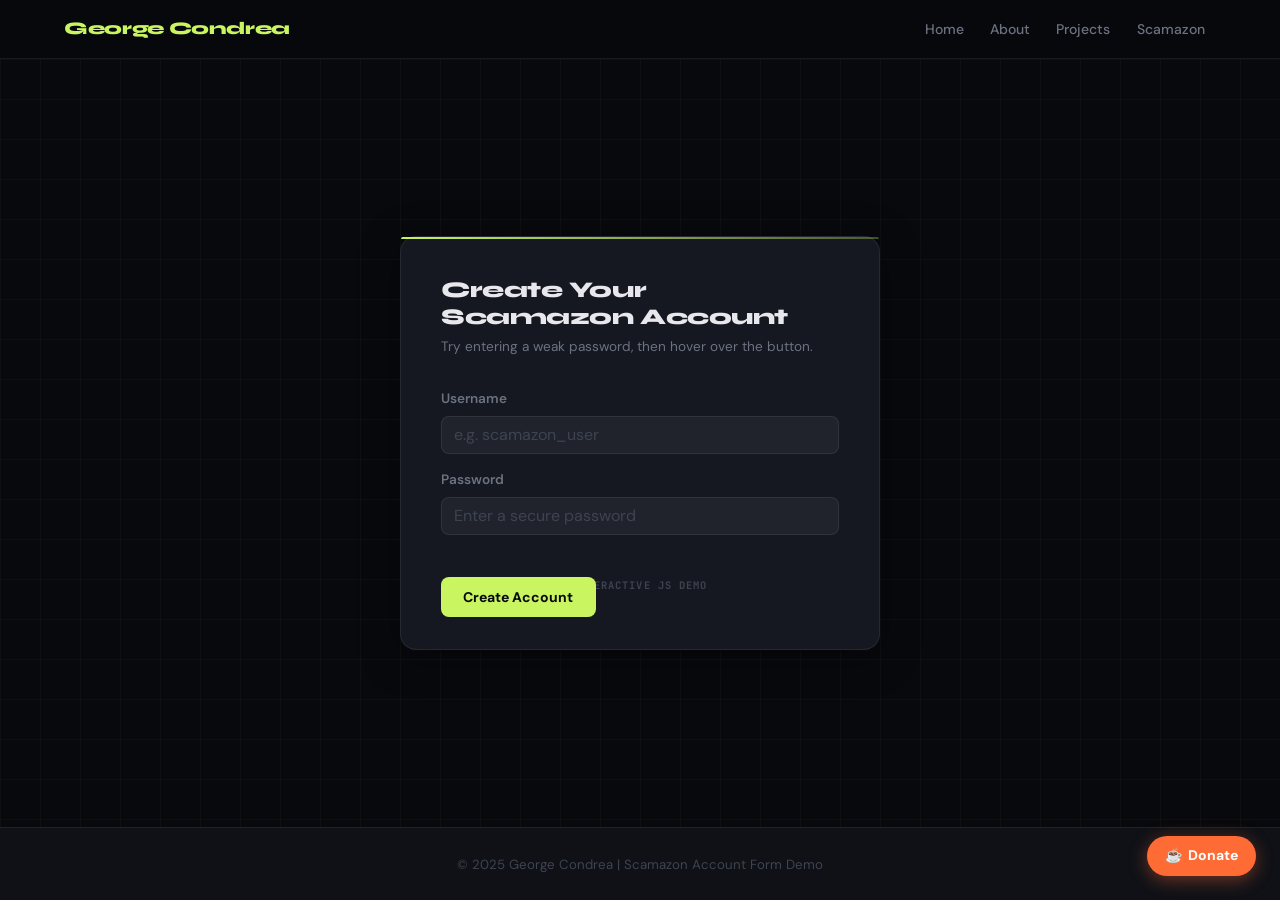
<file: project-form.html>
﻿<!DOCTYPE html>
<html lang="en">
<head>
  <meta charset="UTF-8">
  <meta name="viewport" content="width=device-width, initial-scale=1">
  <link rel="icon" href="favicon.svg" type="image/svg+xml">
  <link rel="apple-touch-icon" href="apple-touch-icon.png">
  <title>Scamazon Account Form | Interactive JavaScript Form Demo</title>
  <meta name="description" content="An interactive Scamazon account creation form with real-time password strength checking and a button that dodges the cursor for weak passwords.">
  <link href="https://cdn.jsdelivr.net/npm/bootstrap@5.3.0/dist/css/bootstrap.min.css" rel="stylesheet">
  <link rel="preconnect" href="https://fonts.googleapis.com">
  <link rel="preconnect" href="https://fonts.gstatic.com" crossorigin>
  <link href="https://fonts.googleapis.com/css2?family=Syne:wght@800&family=DM+Sans:wght@400;500;600&family=JetBrains+Mono:wght@400;600&display=swap" rel="stylesheet">
  <style>
    :root{
      --bg:#08090d;--bg-surface:#0f1117;--bg-raised:#151821;
      --accent:#c8f560;--accent-dim:rgba(200,245,96,0.1);
      --flame:#ff6b35;--flame-dim:rgba(255,107,53,0.12);
      --text:#e8e8ec;--muted:#6b7280;--faint:#3d4451;
      --border:rgba(255,255,255,0.07);--border-lit:rgba(200,245,96,0.28);
      --f-display:'Syne',sans-serif;--f-body:'DM Sans',sans-serif;--f-mono:'JetBrains Mono',monospace
    }
    *,*::before,*::after{box-sizing:border-box}
    body{
      font-family:var(--f-body);
      background:var(--bg);
      color:var(--text);
      min-height:100vh;
      display:flex;
      flex-direction:column;
      position:relative;
      margin:0;
    }
    /* nav */
    .site-nav{position:sticky;top:0;z-index:1000;background:rgba(8,9,13,0.85);backdrop-filter:blur(16px);-webkit-backdrop-filter:blur(16px);border-bottom:1px solid var(--border)}
    .nav-inner{max-width:1200px;margin:0 auto;padding:0 1.5rem;height:58px;display:flex;align-items:center;gap:2rem}
    .nav-brand{font-family:var(--f-display);font-size:1.1rem;font-weight:800;color:var(--accent);text-decoration:none;letter-spacing:-0.02em;white-space:nowrap}
    .nav-links{display:flex;align-items:center;gap:0.25rem;list-style:none;margin:0 0 0 auto;padding:0}
    .nav-links a{font-family:var(--f-body);font-size:0.875rem;font-weight:500;color:var(--muted);text-decoration:none;padding:0.4rem 0.7rem;border-radius:6px;transition:color .2s,background .2s;white-space:nowrap}
    .nav-links a:hover{color:var(--text);background:rgba(255,255,255,0.06)}
    .nav-toggle{display:none;flex-direction:column;gap:5px;background:none;border:none;cursor:pointer;padding:4px}
    .nav-toggle span{display:block;width:22px;height:2px;background:var(--text);transition:transform .3s,opacity .3s}
    @media(max-width:900px){
      .nav-toggle{display:flex}
      .nav-links{display:none;flex-direction:column;position:absolute;top:58px;left:0;right:0;background:rgba(8,9,13,0.97);padding:1rem;gap:0.25rem;align-items:flex-start}
      .nav-links.open{display:flex}
      .nav-links a{padding:0.6rem 0.75rem;width:100%}
    }
    /* main content */
    .page-main{flex:1;display:flex;align-items:center;justify-content:center;padding:3rem 1.5rem;position:relative}
    .page-main::before{content:'';position:absolute;inset:0;background-image:linear-gradient(rgba(200,245,96,0.03) 1px,transparent 1px),linear-gradient(90deg,rgba(200,245,96,0.03) 1px,transparent 1px);background-size:40px 40px;pointer-events:none}
    /* form container */
    .form-container{
      max-width:480px;
      width:100%;
      padding:2.5rem;
      background:var(--bg-raised);
      border:1px solid var(--border);
      border-radius:16px;
      position:relative;
      min-height:340px;
      box-shadow:0 8px 40px rgba(0,0,0,0.4);
      z-index:1;
    }
    .form-container::before{content:'';position:absolute;top:0;left:0;right:0;height:2px;background:linear-gradient(90deg,var(--accent),rgba(200,245,96,0.3));border-radius:16px 16px 0 0}
    .form-title{font-family:var(--f-display);font-size:1.4rem;font-weight:800;letter-spacing:-0.02em;margin-bottom:0.4rem;color:var(--text)}
    .form-sub{font-size:0.85rem;color:var(--muted);margin-bottom:2rem}
    .form-label{font-size:0.85rem;font-weight:600;color:var(--muted);margin-bottom:0.4rem;display:block}
    .form-control{
      background:rgba(255,255,255,0.05)!important;
      border:1px solid var(--border)!important;
      color:var(--text)!important;
      border-radius:8px!important;
      font-family:var(--f-body)!important;
    }
    .form-control:focus{border-color:var(--border-lit)!important;box-shadow:0 0 0 3px var(--accent-dim)!important;outline:none!important}
    .form-control::placeholder{color:var(--faint)!important}
    .strength-indicator{font-family:var(--f-mono);font-size:0.78rem;font-weight:600;margin-top:0.4rem;min-height:1.2em}
    #createBtn{
      position:absolute;
      bottom:2rem;
      left:2.5rem;
      background:var(--accent);
      color:#08090d;
      font-family:var(--f-body);
      font-weight:700;
      font-size:0.875rem;
      border:none;
      border-radius:8px;
      padding:0.6rem 1.4rem;
      cursor:pointer;
      transition:left 0.1s ease-in-out,opacity .2s;
    }
    #createBtn:hover{opacity:.88}
    .demo-label{font-family:var(--f-mono);font-size:0.65rem;font-weight:700;letter-spacing:0.1em;text-transform:uppercase;color:var(--faint);text-align:center;margin-top:0.5rem}
    @keyframes jump {
      0% { transform: translateY(0); }
      50% { transform: translateY(-10px); }
      100% { transform: translateY(0); }
    }
    .dodging { animation: jump 0.2s ease; }
    /* footer */
    .site-footer{background:var(--bg-surface);border-top:1px solid var(--border);padding:1.5rem;text-align:center}
    .site-footer span{font-size:0.83rem;color:var(--faint)}
    /* kofi fab */
    .kofi-fab{position:fixed;bottom:1.5rem;right:1.5rem;z-index:9999;display:flex;align-items:center;gap:.4rem;background:var(--flame);color:#fff;padding:.6rem 1.1rem;border-radius:50px;text-decoration:none;font-weight:700;font-size:.875rem;box-shadow:0 4px 18px rgba(255,107,53,.4);transition:transform .2s,box-shadow .2s}
    .kofi-fab:hover{transform:translateY(-3px);box-shadow:0 8px 26px rgba(255,107,53,.55);color:#fff}
    @media(max-width:576px){.kofi-fab-text{display:none}.kofi-fab{padding:.75rem;font-size:1.1rem}}
  </style>
</head>
<body>

<nav class="site-nav" id="siteNav">
  <div class="nav-inner">
    <a class="nav-brand" href="index.html">George Condrea</a>
    <button class="nav-toggle" id="navToggle" aria-label="Toggle navigation">
      <span></span><span></span><span></span>
    </button>
    <ul class="nav-links" id="navLinks">
      <li><a href="index.html">Home</a></li>
      <li><a href="about.html">About</a></li>
      <li><a href="projects.html">Projects</a></li>
      <li><a href="scamazon-website.html">Scamazon</a></li>
    </ul>
  </div>
</nav>

<main class="page-main">
  <div class="form-container">
    <h2 class="form-title">Create Your Scamazon Account</h2>
    <p class="form-sub">Try entering a weak password, then hover over the button.</p>
    <form>
      <div class="mb-3">
        <label for="username" class="form-label">Username</label>
        <input type="text" class="form-control" id="username" placeholder="e.g. scamazon_user">
      </div>
      <div class="mb-4">
        <label for="password" class="form-label">Password</label>
        <input type="password" class="form-control" id="password" placeholder="Enter a secure password">
        <div id="strength" class="strength-indicator mt-1"></div>
      </div>
    </form>
    <button type="button" id="createBtn">Create Account</button>
    <p class="demo-label">Interactive JS Demo</p>
  </div>
</main>

<footer class="site-footer">
  <span>&copy; 2025 George Condrea | Scamazon Account Form Demo</span>
</footer>

<a href="https://ko-fi.com/georgecondrea" target="_blank" rel="noopener"
   title="Support me on Ko-fi" aria-label="Support me on Ko-fi" class="kofi-fab">
  &#9749; <span class="kofi-fab-text">Donate</span>
</a>

<script>
  const passwordInput = document.getElementById("password");
  const strengthText = document.getElementById("strength");
  const createBtn = document.getElementById("createBtn");
  const formContainer = document.querySelector(".form-container");

  const colors = { Weak: '#ff6b35', Medium: '#ffd60a', Strong: '#c8f560', 'Very Strong': '#3dd68c' };
  let currentStrength = "Weak";
  let direction = 1;
  let currentLeft = 40;

  function getStrength(password) {
    let score = 0;
    if (password.length >= 6) score++;
    if (/[A-Z]/.test(password)) score++;
    if (/\d/.test(password)) score++;
    if (/[^A-Za-z0-9]/.test(password)) score++;
    if (password.length < 6) return "Weak";
    if (score === 1) return "Weak";
    if (score === 2) return "Medium";
    if (score === 3) return "Strong";
    if (score === 4 && password.length >= 10) return "Very Strong";
    return "Strong";
  }

  passwordInput.addEventListener("input", () => {
    currentStrength = getStrength(passwordInput.value);
    strengthText.textContent = passwordInput.value ? "Strength: " + currentStrength : "";
    strengthText.style.color = colors[currentStrength] || '#6b7280';
  });

  formContainer.addEventListener("mousemove", (e) => {
    if (["Strong", "Very Strong"].includes(currentStrength)) return;
    const mouseX = e.clientX;
    const btnRect = createBtn.getBoundingClientRect();
    const distance = Math.abs(mouseX - btnRect.left);
    if (distance < 100) {
      const maxLeft = formContainer.clientWidth - createBtn.offsetWidth - 20;
      const minLeft = 20;
      currentLeft += direction * 80;
      if (currentLeft >= maxLeft) { currentLeft = maxLeft; direction = -1; }
      else if (currentLeft <= minLeft) { currentLeft = minLeft; direction = 1; }
      createBtn.style.left = currentLeft + "px";
      createBtn.classList.add("dodging");
      setTimeout(() => createBtn.classList.remove("dodging"), 200);
    }
  });
</script>

<script>
(function(){
  var t=document.getElementById('navToggle'),l=document.getElementById('navLinks');
  if(t&&l)t.addEventListener('click',function(){l.classList.toggle('open')});
})();
</script>
<script src="https://cdn.jsdelivr.net/npm/bootstrap@5.3.0/dist/js/bootstrap.bundle.min.js"></script>

</body>
</html>
</file>
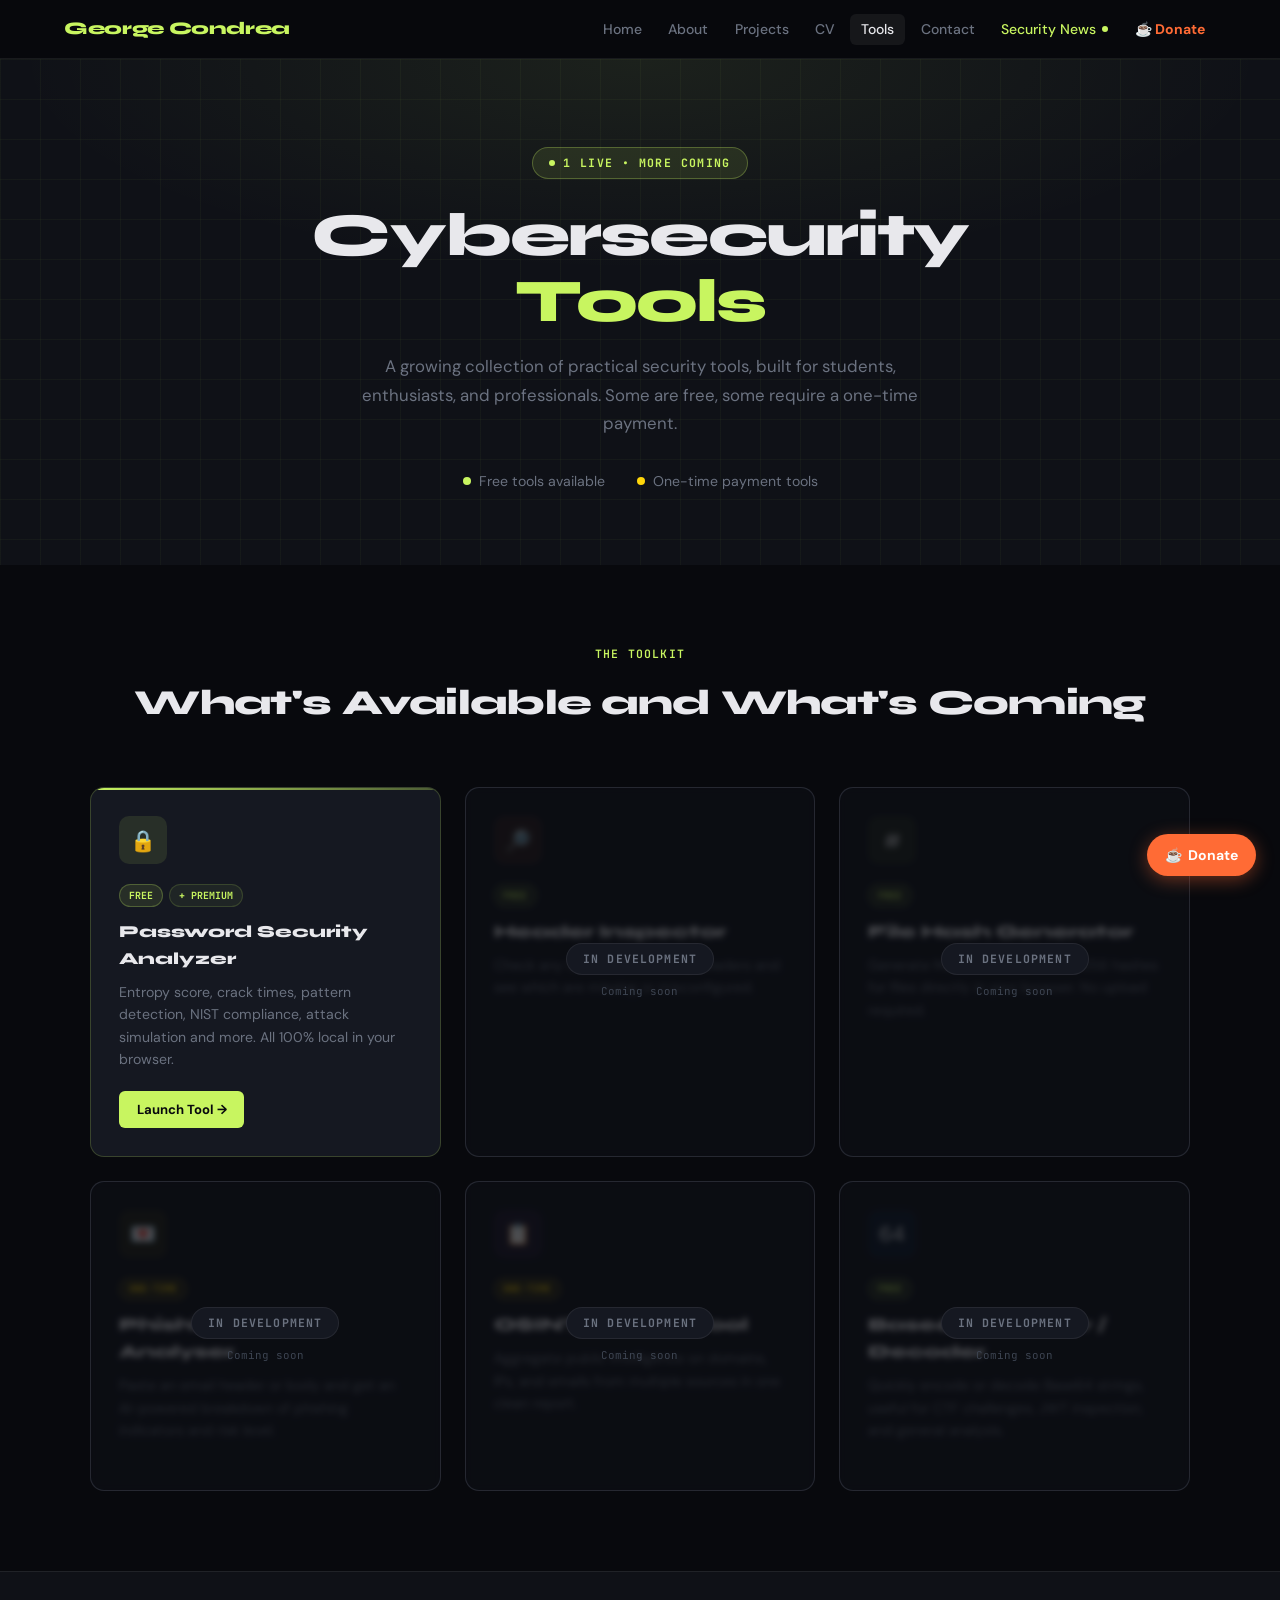
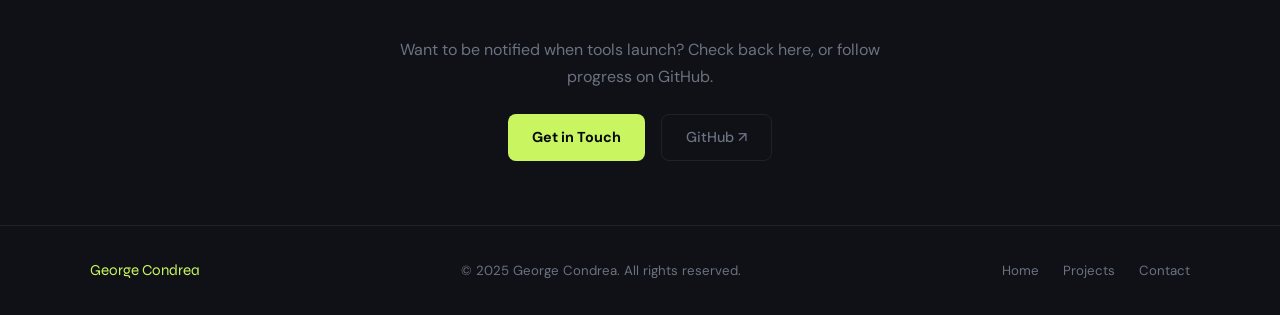
<file: tools.html>
﻿<!DOCTYPE html>
<html lang="en">
<head>
  <meta charset="UTF-8">
  <meta name="viewport" content="width=device-width, initial-scale=1.0">
  <link rel="icon" href="favicon.svg" type="image/svg+xml">
  <link rel="apple-touch-icon" href="apple-touch-icon.png">
  <title>Cybersecurity Tools | George Condrea</title>
  <meta name="description" content="Free and premium cybersecurity tools built by George Condrea. Coming soon.">
  <link rel="preconnect" href="https://fonts.googleapis.com">
  <link rel="preconnect" href="https://fonts.gstatic.com" crossorigin>
  <link href="https://fonts.googleapis.com/css2?family=Syne:wght@800&family=DM+Sans:wght@400;500;600&family=JetBrains+Mono:wght@400;600&display=swap" rel="stylesheet">
  <style>
    :root{
      --bg:#08090d;--bg-surface:#0f1117;--bg-raised:#151821;
      --accent:#c8f560;--accent-dim:rgba(200,245,96,0.1);
      --flame:#ff6b35;--flame-dim:rgba(255,107,53,0.12);
      --text:#e8e8ec;--muted:#6b7280;--faint:#3d4451;
      --border:rgba(255,255,255,0.07);--border-lit:rgba(200,245,96,0.28);
      --f-display:'Syne',sans-serif;--f-body:'DM Sans',sans-serif;--f-mono:'JetBrains Mono',monospace
    }
    *,*::before,*::after{box-sizing:border-box;margin:0;padding:0}
    html{scroll-behavior:smooth}
    body{background:var(--bg);color:var(--text);font-family:var(--f-body);line-height:1.6;overflow-x:hidden}
    a{color:inherit;text-decoration:none}

    /* nav */
    .site-nav{position:sticky;top:0;z-index:1000;background:rgba(8,9,13,0.85);backdrop-filter:blur(16px);-webkit-backdrop-filter:blur(16px);border-bottom:1px solid var(--border)}
    .nav-inner{max-width:1200px;margin:0 auto;padding:0 1.5rem;height:58px;display:flex;align-items:center;gap:2rem}
    .nav-brand{font-family:var(--f-display);font-size:1.1rem;font-weight:800;color:var(--accent);text-decoration:none;letter-spacing:-0.02em;white-space:nowrap}
    .nav-links{display:flex;align-items:center;gap:0.25rem;list-style:none;margin:0 0 0 auto;padding:0}
    .nav-links a{font-family:var(--f-body);font-size:0.875rem;font-weight:500;color:var(--muted);text-decoration:none;padding:0.4rem 0.7rem;border-radius:6px;transition:color .2s,background .2s;white-space:nowrap}
    .nav-links a:hover,.nav-links a.active{color:var(--text);background:rgba(255,255,255,0.06)}
    .nav-live{color:var(--accent)!important;display:inline-flex;align-items:center;gap:0.4rem}
    .live-dot{width:6px;height:6px;border-radius:50%;background:var(--accent);display:inline-block;animation:pulse-dot 2s infinite}
    @keyframes pulse-dot{0%,100%{opacity:1;transform:scale(1)}50%{opacity:.5;transform:scale(1.3)}}
    .nav-donate{color:var(--flame)!important;font-weight:700!important}
    .nav-toggle{display:none;flex-direction:column;gap:5px;background:none;border:none;cursor:pointer;padding:4px}
    .nav-toggle span{display:block;width:22px;height:2px;background:var(--text);transition:transform .3s,opacity .3s}
    .has-dropdown{position:relative}
    .nav-dropdown{display:none;position:absolute;top:100%;left:0;min-width:180px;background:var(--bg-raised);border:1px solid var(--border);border-radius:8px;padding:0.5rem 0;list-style:none;margin:0;z-index:100}
    .has-dropdown:hover .nav-dropdown{display:block}
    .nav-dropdown li a{display:block;padding:0.4rem 1rem;color:var(--muted);font-size:0.83rem;border-radius:0}
    .nav-dropdown li a:hover{color:var(--text);background:rgba(255,255,255,0.05)}
    @media(max-width:900px){
      .nav-toggle{display:flex}
      .nav-links{display:none;flex-direction:column;position:absolute;top:58px;left:0;right:0;background:rgba(8,9,13,0.97);padding:1rem;gap:0.25rem;align-items:flex-start}
      .nav-links.open{display:flex}
      .nav-links a{padding:0.6rem 0.75rem;width:100%}
    }

    /* hero */
    .tools-hero{position:relative;padding:5.5rem 1.5rem 4.5rem;overflow:hidden;text-align:center;background:var(--bg-surface)}
    .tools-hero::before{content:'';position:absolute;inset:0;background-image:linear-gradient(rgba(200,245,96,0.04) 1px,transparent 1px),linear-gradient(90deg,rgba(200,245,96,0.04) 1px,transparent 1px);background-size:40px 40px;pointer-events:none}
    .tools-hero::after{content:'';position:absolute;inset:0;background:radial-gradient(ellipse 70% 60% at 50% 0%,rgba(200,245,96,0.07),transparent 70%);pointer-events:none}
    .hero-inner{position:relative;z-index:1;max-width:720px;margin:0 auto}
    .hero-badge{display:inline-flex;align-items:center;gap:0.5rem;font-family:var(--f-mono);font-size:0.72rem;font-weight:700;letter-spacing:0.12em;text-transform:uppercase;color:var(--accent);background:var(--accent-dim);border:1px solid var(--border-lit);border-radius:50px;padding:0.35rem 1rem;margin-bottom:1.5rem}
    .hero-badge .dot{width:6px;height:6px;border-radius:50%;background:var(--accent);flex-shrink:0;animation:pulse-dot 2s infinite}
    .tools-hero h1{font-family:var(--f-display);font-size:clamp(2.4rem,5vw,3.8rem);font-weight:800;line-height:1.1;letter-spacing:-0.03em;margin-bottom:1rem}
    .tools-hero h1 em{font-style:normal;color:var(--accent)}
    .tools-hero .lead{font-size:1.05rem;color:var(--muted);max-width:560px;margin:0 auto 2rem;line-height:1.7}
    .hero-meta{display:flex;align-items:center;justify-content:center;gap:2rem;flex-wrap:wrap}
    .hero-meta-item{display:flex;align-items:center;gap:0.5rem;font-size:0.88rem;color:var(--muted)}
    .hero-meta-dot{width:8px;height:8px;border-radius:50%;flex-shrink:0}

    /* tools section */
    .tools-section{padding:5rem 1.5rem}
    .section-inner{max-width:1100px;margin:0 auto}
    .section-header{text-align:center;margin-bottom:3.5rem}
    .section-eyebrow{font-family:var(--f-mono);font-size:0.72rem;font-weight:600;letter-spacing:0.1em;text-transform:uppercase;color:var(--accent);margin-bottom:0.75rem}
    .section-title{font-family:var(--f-display);font-size:clamp(1.6rem,3vw,2.2rem);font-weight:800;letter-spacing:-0.02em;margin-bottom:0.75rem}

    /* tool grid */
    .tool-grid{display:grid;grid-template-columns:repeat(auto-fill,minmax(320px,1fr));gap:1.5rem}
    .tool-card{background:var(--bg-raised);border:1px solid var(--border);border-radius:14px;padding:1.75rem;position:relative;overflow:hidden;transition:border-color .25s,transform .25s}
    .tool-card.live{border-color:rgba(200,245,96,0.2);cursor:pointer}
    .tool-card.live:hover{border-color:var(--border-lit);transform:translateY(-4px)}
    .tool-card.live::before{content:'';position:absolute;top:0;left:0;right:0;height:2px;background:linear-gradient(90deg,var(--accent),rgba(200,245,96,0.3))}
    .tool-icon{width:3rem;height:3rem;border-radius:10px;display:flex;align-items:center;justify-content:center;font-size:1.3rem;margin-bottom:1.25rem}
    .tool-badges{display:flex;gap:0.4rem;margin-bottom:0.75rem;flex-wrap:wrap}
    .badge-free{font-family:var(--f-mono);font-size:0.62rem;font-weight:700;padding:0.15rem 0.55rem;border-radius:50px;background:rgba(200,245,96,0.1);color:var(--accent);border:1px solid rgba(200,245,96,0.25)}
    .badge-premium{font-family:var(--f-mono);font-size:0.62rem;font-weight:700;padding:0.15rem 0.55rem;border-radius:50px;background:rgba(200,245,96,0.06);color:var(--accent);border:1px solid rgba(200,245,96,0.15)}
    .badge-paid{font-family:var(--f-mono);font-size:0.62rem;font-weight:700;padding:0.15rem 0.55rem;border-radius:50px;background:rgba(255,214,10,0.1);color:#ffd60a;border:1px solid rgba(255,214,10,0.25)}
    .tool-card h5{font-family:var(--f-display);font-size:1.05rem;font-weight:800;margin-bottom:0.5rem}
    .tool-card p{color:var(--muted);font-size:0.88rem;line-height:1.6;margin:0 0 1.25rem}
    .tool-launch{display:inline-flex;align-items:center;gap:0.4rem;background:var(--accent);color:#08090d;font-family:var(--f-body);font-weight:700;font-size:0.82rem;padding:0.5rem 1.1rem;border-radius:6px;transition:opacity .2s}
    .tool-launch:hover{opacity:.85}

    /* dev overlay */
    .dev-overlay{position:absolute;inset:0;background:rgba(8,9,13,0.7);backdrop-filter:blur(3px);-webkit-backdrop-filter:blur(3px);border-radius:14px;display:flex;flex-direction:column;align-items:center;justify-content:center;gap:0.5rem}
    .dev-badge{font-family:var(--f-mono);font-size:0.72rem;font-weight:700;letter-spacing:0.1em;text-transform:uppercase;color:var(--muted);background:var(--bg-raised);border:1px solid var(--border);border-radius:50px;padding:0.35rem 1rem}
    .dev-sub{font-family:var(--f-mono);font-size:0.68rem;color:var(--faint)}

    /* bottom CTA */
    .bottom-cta{padding:4rem 1.5rem;text-align:center;border-top:1px solid var(--border);background:var(--bg-surface)}
    .bottom-cta-inner{max-width:520px;margin:0 auto}
    .bottom-cta p{color:var(--muted);margin-bottom:1.5rem;line-height:1.7}
    .cta-btn-row{display:flex;gap:1rem;justify-content:center;flex-wrap:wrap}
    .btn-accent{display:inline-flex;align-items:center;gap:0.5rem;background:var(--accent);color:#08090d;font-family:var(--f-body);font-weight:700;font-size:0.9rem;padding:0.7rem 1.5rem;border-radius:8px;text-decoration:none;transition:opacity .2s,transform .2s}
    .btn-accent:hover{opacity:.88;transform:translateY(-2px)}
    .btn-ghost{display:inline-flex;align-items:center;gap:0.5rem;background:transparent;color:var(--muted);font-family:var(--f-body);font-weight:500;font-size:0.9rem;padding:0.7rem 1.5rem;border-radius:8px;border:1px solid var(--border);text-decoration:none;transition:color .2s,border-color .2s}
    .btn-ghost:hover{color:var(--text);border-color:var(--border-lit)}

    /* scroll reveal */
    .reveal{opacity:0;transform:translateY(28px);transition:opacity .6s ease,transform .6s ease}
    .reveal.visible{opacity:1;transform:none}

    /* footer */
    .site-footer{background:var(--bg-surface);border-top:1px solid var(--border);padding:2rem 1.5rem}
    .footer-inner{max-width:1100px;margin:0 auto;display:flex;align-items:center;justify-content:space-between;gap:1rem;flex-wrap:wrap}
    .footer-brand{font-family:var(--f-display);font-size:0.95rem;color:var(--accent)}
    .footer-copy{font-size:0.83rem;color:var(--muted)}
    .footer-links{display:flex;gap:1.5rem}
    .footer-links a{font-size:0.83rem;color:var(--muted);transition:color .2s}
    .footer-links a:hover{color:var(--text)}

    /* kofi fab */
    .kofi-fab{position:fixed;bottom:1.5rem;right:1.5rem;z-index:9999;display:flex;align-items:center;gap:.4rem;background:var(--flame);color:#fff;padding:.6rem 1.1rem;border-radius:50px;text-decoration:none;font-weight:700;font-size:.875rem;box-shadow:0 4px 18px rgba(255,107,53,.4);transition:transform .2s,box-shadow .2s}
    .kofi-fab:hover{transform:translateY(-3px);box-shadow:0 8px 26px rgba(255,107,53,.55);color:#fff}
    @media(max-width:576px){.kofi-fab-text{display:none}.kofi-fab{padding:.75rem;font-size:1.1rem}}
    @media(max-width:640px){.tool-grid{grid-template-columns:1fr}}
  </style>
</head>
<body>

<nav class="site-nav" id="siteNav">
  <div class="nav-inner">
    <a class="nav-brand" href="index.html">George Condrea</a>
    <button class="nav-toggle" id="navToggle" aria-label="Toggle navigation">
      <span></span><span></span><span></span>
    </button>
    <ul class="nav-links" id="navLinks">
      <li><a href="index.html">Home</a></li>
      <li><a href="about.html">About</a></li>
      <li class="has-dropdown">
        <a href="projects.html">Projects</a>
        <ul class="nav-dropdown">
          <li><a href="scamazon-website.html">Scamazon</a></li>
          <li><a href="platformer.html">Platformer</a></li>
          <li><a href="cybersecurity-news-project.html">Security News</a></li>
        </ul>
      </li>
      <li><a href="curriculum-vitae.html">CV</a></li>
      <li><a href="tools.html" class="active">Tools</a></li>
      <li><a href="contact.html">Contact</a></li>
      <li><a href="cybersecurity-news.html" class="nav-live">Security News <span class="live-dot"></span></a></li>
      <li><a href="donate.html" class="nav-donate">&#9749; Donate</a></li>
    </ul>
  </div>
</nav>

<section class="tools-hero">
  <div class="hero-inner">
    <div class="hero-badge"><span class="dot"></span> 1 Live &bull; More Coming</div>
    <h1>Cybersecurity<br><em>Tools</em></h1>
    <p class="lead">A growing collection of practical security tools, built for students, enthusiasts, and professionals. Some are free, some require a one-time payment.</p>
    <div class="hero-meta">
      <div class="hero-meta-item">
        <span class="hero-meta-dot" style="background:var(--accent)"></span>
        Free tools available
      </div>
      <div class="hero-meta-item">
        <span class="hero-meta-dot" style="background:#ffd60a"></span>
        One-time payment tools
      </div>
    </div>
  </div>
</section>

<section class="tools-section">
  <div class="section-inner">
    <div class="section-header">
      <div class="section-eyebrow">The Toolkit</div>
      <h2 class="section-title">What's Available and What's Coming</h2>
    </div>
    <div class="tool-grid reveal">

      <!-- Live: Password Analyzer -->
      <a href="password-analyzer.html" class="tool-card live" style="text-decoration:none;color:inherit;display:block">
        <div class="tool-icon" style="background:rgba(200,245,96,0.1)">&#128274;</div>
        <div class="tool-badges">
          <span class="badge-free">FREE</span>
          <span class="badge-premium">+ PREMIUM</span>
        </div>
        <h5>Password Security Analyzer</h5>
        <p>Entropy score, crack times, pattern detection, NIST compliance, attack simulation and more. All 100% local in your browser.</p>
        <span class="tool-launch">Launch Tool &#8594;</span>
      </a>

      <!-- Dev: Header Inspector -->
      <div class="tool-card" style="position:relative">
        <div class="tool-icon" style="background:rgba(255,107,53,0.1)">&#128270;</div>
        <div class="tool-badges"><span class="badge-free">FREE</span></div>
        <h5>Header Inspector</h5>
        <p>Check any URL's HTTP security headers and see which are missing or misconfigured.</p>
        <div class="dev-overlay">
          <span class="dev-badge">In Development</span>
          <span class="dev-sub">Coming soon</span>
        </div>
      </div>

      <!-- Dev: File Hash Generator -->
      <div class="tool-card" style="position:relative">
        <div class="tool-icon" style="background:rgba(200,245,96,0.08)">#</div>
        <div class="tool-badges"><span class="badge-free">FREE</span></div>
        <h5>File Hash Generator</h5>
        <p>Generate MD5, SHA-1, and SHA-256 hashes for files directly in your browser. No upload required.</p>
        <div class="dev-overlay">
          <span class="dev-badge">In Development</span>
          <span class="dev-sub">Coming soon</span>
        </div>
      </div>

      <!-- Dev: Phishing Analyser -->
      <div class="tool-card" style="position:relative">
        <div class="tool-icon" style="background:rgba(255,214,10,0.08)">&#128140;</div>
        <div class="tool-badges"><span class="badge-paid">ONE-TIME</span></div>
        <h5>Phishing Email Analyser</h5>
        <p>Paste an email header or body and get an AI-powered breakdown of phishing indicators and risk level.</p>
        <div class="dev-overlay">
          <span class="dev-badge">In Development</span>
          <span class="dev-sub">Coming soon</span>
        </div>
      </div>

      <!-- Dev: OSINT Lookup -->
      <div class="tool-card" style="position:relative">
        <div class="tool-icon" style="background:rgba(191,90,242,0.08)">&#128203;</div>
        <div class="tool-badges"><span class="badge-paid">ONE-TIME</span></div>
        <h5>OSINT Lookup Tool</h5>
        <p>Aggregate public intelligence on domains, IPs, and emails from multiple sources in one clean report.</p>
        <div class="dev-overlay">
          <span class="dev-badge">In Development</span>
          <span class="dev-sub">Coming soon</span>
        </div>
      </div>

      <!-- Dev: Base64 -->
      <div class="tool-card" style="position:relative">
        <div class="tool-icon" style="background:rgba(10,132,255,0.08)">64</div>
        <div class="tool-badges"><span class="badge-free">FREE</span></div>
        <h5>Base64 Encoder / Decoder</h5>
        <p>Quickly encode or decode Base64 strings, useful for CTF challenges, JWT inspection, and general analysis.</p>
        <div class="dev-overlay">
          <span class="dev-badge">In Development</span>
          <span class="dev-sub">Coming soon</span>
        </div>
      </div>

    </div>
  </div>
</section>

<div class="bottom-cta">
  <div class="bottom-cta-inner reveal">
    <p>Want to be notified when tools launch? Check back here, or follow progress on GitHub.</p>
    <div class="cta-btn-row">
      <a href="contact.html" class="btn-accent">Get in Touch</a>
      <a href="https://github.com/Prototype2Kxx" target="_blank" rel="noopener" class="btn-ghost">GitHub &#8599;</a>
    </div>
  </div>
</div>

<footer class="site-footer">
  <div class="footer-inner">
    <span class="footer-brand">George Condrea</span>
    <span class="footer-copy">&copy; 2025 George Condrea. All rights reserved.</span>
    <nav class="footer-links">
      <a href="index.html">Home</a>
      <a href="projects.html">Projects</a>
      <a href="contact.html">Contact</a>
    </nav>
  </div>
</footer>

<a href="https://ko-fi.com/georgecondrea" target="_blank" rel="noopener"
   title="Support me on Ko-fi" aria-label="Support me on Ko-fi" class="kofi-fab">
  &#9749; <span class="kofi-fab-text">Donate</span>
</a>

<script>
(function(){
  var t=document.getElementById('navToggle'),l=document.getElementById('navLinks');
  t.addEventListener('click',function(){l.classList.toggle('open')});
})();
</script>
<script>
(function(){
  var els=document.querySelectorAll('.reveal');
  var io=new IntersectionObserver(function(entries){
    entries.forEach(function(e){if(e.isIntersecting){e.target.classList.add('visible');io.unobserve(e.target);}});
  },{threshold:0.1});
  els.forEach(function(el){io.observe(el)});
})();
</script>

</body>
</html>
</file>
<file: css/news-dashboard.css>
﻿/* ===============================================================
   Cybersecurity News Dashboard — Dark Terminal Theme
   All class names preserved for js/news-dashboard.js compatibility
   =============================================================== */

/* Base */
body {
  font-family: 'DM Sans', 'Segoe UI', sans-serif;
  background-color: #08090d;
  color: #e8e8ec;
}

/* Hero */
.news-hero {
  position: relative;
  padding: 4.5rem 0 3.5rem;
  text-align: center;
  background: #0f1117;
  overflow: hidden;
}

.news-hero::before {
  content: '';
  position: absolute;
  inset: 0;
  background-image:
    linear-gradient(rgba(200,245,96,0.04) 1px, transparent 1px),
    linear-gradient(90deg, rgba(200,245,96,0.04) 1px, transparent 1px);
  background-size: 40px 40px;
  pointer-events: none;
}

.news-hero::after {
  content: '';
  position: absolute;
  inset: 0;
  background: radial-gradient(ellipse 70% 60% at 50% 0%, rgba(200,245,96,0.07), transparent 70%);
  pointer-events: none;
}

.news-hero h1 {
  position: relative;
  z-index: 1;
  font-family: 'Syne', sans-serif;
  font-size: 2.8rem;
  font-weight: 800;
  letter-spacing: -0.03em;
  color: #e8e8ec;
  margin-bottom: 0.75rem;
}

.news-hero h1 em {
  font-style: normal;
  color: #c8f560;
}

.news-hero .lead {
  position: relative;
  z-index: 1;
  max-width: 580px;
  margin: 0 auto 1.5rem;
  color: #6b7280;
  font-size: 1rem;
  line-height: 1.7;
}

.last-updated-pill {
  position: relative;
  z-index: 1;
  display: inline-flex;
  align-items: center;
  gap: 0.5rem;
  background: rgba(200,245,96,0.06);
  border: 1px solid rgba(200,245,96,0.2);
  border-radius: 50px;
  padding: 0.35rem 1rem;
  font-family: 'JetBrains Mono', monospace;
  font-size: 0.75rem;
  color: #6b7280;
}

.last-updated-pill strong {
  color: #c8f560;
}

.pulse-dot {
  width: 7px;
  height: 7px;
  flex-shrink: 0;
  background: #c8f560;
  border-radius: 50%;
  animation: pulse 2.5s ease-in-out infinite;
  box-shadow: 0 0 6px rgba(200,245,96,0.6);
}

@keyframes pulse {
  0%, 100% { opacity: 1; transform: scale(1); }
  50%       { opacity: 0.4; transform: scale(0.7); }
}

/* Stats bar */
.stats-bar {
  background: #0f1117;
  border-bottom: 1px solid rgba(255,255,255,0.07);
  border-top: 1px solid rgba(255,255,255,0.07);
  padding: 0.9rem 0;
}

.stats-label {
  font-family: 'JetBrains Mono', monospace;
  font-size: 0.68rem;
  font-weight: 600;
  text-transform: uppercase;
  letter-spacing: 0.1em;
  color: #3d4451;
  white-space: nowrap;
  align-self: center;
}

.stat-chip {
  display: inline-flex;
  align-items: center;
  gap: 0.4rem;
  padding: 0.35rem 0.85rem;
  border-radius: 6px;
  font-family: 'JetBrains Mono', monospace;
  font-size: 0.75rem;
  font-weight: 600;
  border: 1px solid transparent;
  cursor: pointer;
  transition: transform 0.15s, box-shadow 0.15s, border-color 0.15s;
  background: none;
  user-select: none;
  white-space: nowrap;
}

.stat-chip:hover  { transform: translateY(-1px); }
.stat-chip:active { transform: translateY(0); }

.chip-total    { background: rgba(255,255,255,0.04); border-color: rgba(255,255,255,0.1); color: #6b7280; }
.chip-critical { background: rgba(191,90,242,0.1);  border-color: rgba(191,90,242,0.25); color: #bf5af2; }
.chip-high     { background: rgba(255,107,53,0.1);  border-color: rgba(255,107,53,0.25); color: #ff6b35; }
.chip-medium   { background: rgba(255,214,10,0.1);  border-color: rgba(255,214,10,0.25); color: #ffd60a; }
.chip-low      { background: rgba(61,214,140,0.1);  border-color: rgba(61,214,140,0.25); color: #3dd68c; }

.stat-chip.chip-active {
  box-shadow: 0 0 0 2px currentColor;
}

.chip-count {
  font-size: 0.9rem;
  font-weight: 700;
}

/* Controls bar */
.controls-bar {
  background: rgba(8,9,13,0.95);
  backdrop-filter: blur(12px);
  -webkit-backdrop-filter: blur(12px);
  border-bottom: 1px solid rgba(255,255,255,0.07);
  padding: 0.85rem 0;
  position: sticky;
  top: 58px;
  z-index: 90;
}

.search-wrap {
  position: relative;
}

.search-wrap .search-icon {
  position: absolute;
  left: 0.85rem;
  top: 50%;
  transform: translateY(-50%);
  color: #3d4451;
  font-size: 0.85rem;
  pointer-events: none;
}

#searchInput { padding-left: 2.4rem; }

/* Override Bootstrap form controls for dark theme */
.controls-bar .form-control,
.controls-bar .form-select {
  background: #151821 !important;
  border: 1px solid rgba(255,255,255,0.1) !important;
  color: #e8e8ec !important;
  border-radius: 8px !important;
  font-size: 0.85rem !important;
}

.controls-bar .form-control::placeholder {
  color: #3d4451 !important;
}

.controls-bar .form-control:focus,
.controls-bar .form-select:focus {
  border-color: rgba(200,245,96,0.3) !important;
  box-shadow: 0 0 0 3px rgba(200,245,96,0.06) !important;
  outline: none !important;
}

.controls-bar .form-select option {
  background: #151821;
  color: #e8e8ec;
}

.btn-reset {
  width: 100%;
  background: rgba(255,255,255,0.04);
  border: 1px solid rgba(255,255,255,0.1);
  color: #6b7280;
  border-radius: 8px;
  padding: 0.4rem 0.75rem;
  font-size: 0.82rem;
  transition: all 0.2s;
  cursor: pointer;
}

.btn-reset:hover {
  background: rgba(200,245,96,0.06);
  border-color: rgba(200,245,96,0.25);
  color: #c8f560;
}

/* Results info */
.results-bar {
  padding: 1rem 0 0.3rem;
}

.results-count {
  font-family: 'JetBrains Mono', monospace;
  font-size: 0.78rem;
  color: #3d4451;
}

/* Article section */
.articles-section {
  padding: 0.5rem 0 4rem;
}

/* Article cards */
.news-card {
  background: #0f1117;
  border-radius: 12px;
  border: 1px solid rgba(255,255,255,0.07);
  overflow: hidden;
  display: flex;
  flex-direction: column;
  height: 100%;
  position: relative;
  transition: transform 0.22s ease, border-color 0.22s ease, box-shadow 0.22s ease;
}

/* Left severity accent strip */
.news-card::before {
  content: '';
  position: absolute;
  left: 0; top: 0; bottom: 0;
  width: 3px;
  border-radius: 12px 0 0 12px;
}

.news-card.sev-critical::before { background: #bf5af2; }
.news-card.sev-high::before     { background: #ff6b35; }
.news-card.sev-medium::before   { background: #ffd60a; }
.news-card.sev-low::before      { background: #3dd68c; }

.news-card:hover {
  transform: translateY(-4px);
  border-color: rgba(200,245,96,0.15);
  box-shadow: 0 12px 32px rgba(0,0,0,0.4);
}

/* Article thumbnail image */
.card-thumb-wrap {
  overflow: hidden;
  border-radius: 12px 12px 0 0;
  border-bottom: 1px solid rgba(255,255,255,0.06);
  flex-shrink: 0;
}

.card-thumbnail {
  width: 100%;
  height: 185px;
  object-fit: cover;
  display: block;
  transition: transform 0.35s ease;
  filter: brightness(0.85);
}

.news-card:hover .card-thumbnail {
  transform: scale(1.04);
  filter: brightness(0.95);
}

.card-inner {
  padding: 1.4rem 1.4rem 1.4rem 1.8rem;
  display: flex;
  flex-direction: column;
  gap: 0.85rem;
  flex: 1;
}

/* Badges */
.badge-row {
  display: flex;
  flex-wrap: wrap;
  gap: 0.4rem;
  align-items: center;
}

.sev-badge, .cat-badge {
  display: inline-flex;
  align-items: center;
  gap: 0.25rem;
  padding: 0.2rem 0.6rem;
  border-radius: 20px;
  font-family: 'JetBrains Mono', monospace;
  font-size: 0.62rem;
  font-weight: 700;
  letter-spacing: 0.08em;
  text-transform: uppercase;
  border: 1px solid transparent;
}

.sev-badge.sev-critical { background: rgba(191,90,242,0.12); color: #bf5af2; border-color: rgba(191,90,242,0.3); }
.sev-badge.sev-high     { background: rgba(255,107,53,0.12);  color: #ff6b35; border-color: rgba(255,107,53,0.3); }
.sev-badge.sev-medium   { background: rgba(255,214,10,0.1);   color: #ffd60a; border-color: rgba(255,214,10,0.3); }
.sev-badge.sev-low      { background: rgba(61,214,140,0.1);   color: #3dd68c; border-color: rgba(61,214,140,0.3); }
.cat-badge              { background: rgba(200,245,96,0.07);  color: #6b7280; border-color: rgba(255,255,255,0.1); }

/* Card title */
.card-title {
  font-size: 0.97rem;
  font-weight: 600;
  line-height: 1.45;
  color: #e8e8ec;
  margin: 0;
}

/* Card meta */
.card-meta {
  display: flex;
  align-items: center;
  flex-wrap: wrap;
  gap: 0.4rem;
  font-size: 0.75rem;
  color: #3d4451;
}

.source-name {
  color: #c8f560;
  font-weight: 600;
  font-size: 0.75rem;
  font-family: 'JetBrains Mono', monospace;
}

.meta-sep {
  width: 3px; height: 3px;
  background: #3d4451;
  border-radius: 50%;
  display: inline-block;
}

/* Summary block */
.summary-block {
  border-left: 2px solid rgba(255,255,255,0.08);
  padding-left: 0.85rem;
}

.block-label {
  font-family: 'JetBrains Mono', monospace;
  font-size: 0.62rem;
  font-weight: 700;
  text-transform: uppercase;
  letter-spacing: 0.1em;
  color: #3d4451;
  margin-bottom: 0.3rem;
}

.summary-text {
  font-size: 0.87rem;
  color: #6b7280;
  line-height: 1.65;
  margin: 0;
}

/* Why it matters */
.matters-block {
  background: rgba(200,245,96,0.04);
  border: 1px solid rgba(200,245,96,0.12);
  border-radius: 8px;
  padding: 0.75rem 0.95rem;
}

.matters-block .block-label { color: #c8f560; }

.matters-text {
  font-size: 0.83rem;
  color: #6b7280;
  line-height: 1.6;
  margin: 0;
}

/* Tags */
.tags-row {
  display: flex;
  flex-wrap: wrap;
  gap: 0.3rem;
}

.tag-chip {
  font-size: 0.68rem;
  padding: 0.18rem 0.55rem;
  background: rgba(255,255,255,0.03);
  border: 1px solid rgba(255,255,255,0.08);
  border-radius: 4px;
  color: #3d4451;
  font-family: 'JetBrains Mono', monospace;
  transition: border-color 0.15s, color 0.15s;
}

.tag-chip:hover {
  border-color: rgba(200,245,96,0.25);
  color: #c8f560;
  cursor: pointer;
}

/* Card footer */
.card-footer-row {
  margin-top: auto;
  display: flex;
  align-items: center;
  justify-content: space-between;
  flex-wrap: wrap;
  gap: 0.6rem;
  padding-top: 0.75rem;
  border-top: 1px solid rgba(255,255,255,0.06);
}

.ai-label {
  display: flex;
  align-items: center;
  gap: 0.3rem;
  font-family: 'JetBrains Mono', monospace;
  font-size: 0.68rem;
  color: #3d4451;
  font-style: italic;
}

.btn-read {
  font-family: 'DM Sans', sans-serif;
  font-size: 0.78rem;
  font-weight: 600;
  color: #c8f560;
  text-decoration: none;
  border: 1px solid rgba(200,245,96,0.3);
  padding: 0.3rem 0.8rem;
  border-radius: 6px;
  background: transparent;
  transition: all 0.2s;
  white-space: nowrap;
}

.btn-read:hover {
  background: rgba(200,245,96,0.1);
  border-color: rgba(200,245,96,0.5);
  color: #c8f560;
}

/* Empty & Loading states */
.state-box {
  text-align: center;
  padding: 5rem 1.5rem;
  color: #3d4451;
}

.state-icon {
  font-size: 2.8rem;
  margin-bottom: 1rem;
  opacity: 0.3;
}

.state-box h5 { color: #6b7280; margin-bottom: 0.5rem; }
.state-box p  { font-size: 0.88rem; max-width: 380px; margin: 0 auto; }

/* Portfolio explanation */
.portfolio-section {
  background: #0f1117;
  border-top: 1px solid rgba(255,255,255,0.07);
  padding: 3rem 0;
}

.portfolio-section .section-heading {
  font-family: 'JetBrains Mono', monospace;
  font-size: 0.68rem;
  font-weight: 700;
  text-transform: uppercase;
  letter-spacing: 0.12em;
  color: #3d4451;
  margin-bottom: 1rem;
}

.portfolio-section .accordion-item {
  border-radius: 10px !important;
  overflow: hidden;
  background: #151821 !important;
  border: 1px solid rgba(255,255,255,0.07) !important;
  margin-bottom: 0.5rem;
}

.portfolio-section .accordion-button {
  font-weight: 600;
  font-size: 0.95rem;
  background: #151821 !important;
  color: #e8e8ec !important;
  box-shadow: none !important;
}

.portfolio-section .accordion-button:not(.collapsed) {
  color: #c8f560 !important;
  background: #151821 !important;
}

.portfolio-section .accordion-button::after {
  filter: invert(1) brightness(0.5);
}

.portfolio-section .accordion-body {
  background: #151821 !important;
  color: #6b7280;
  border-top: 1px solid rgba(255,255,255,0.07) !important;
  font-size: 0.9rem;
  line-height: 1.75;
}

.workflow-diagram {
  background: #08090d;
  border: 1px solid rgba(255,255,255,0.07);
  border-radius: 8px;
  padding: 1.25rem 1.5rem;
  font-family: 'JetBrains Mono', monospace;
  font-size: 0.78rem;
  color: #6b7280;
  overflow-x: auto;
  white-space: pre;
  line-height: 1.7;
}

.skill-tag {
  display: inline-block;
  background: rgba(200,245,96,0.07);
  border: 1px solid rgba(200,245,96,0.2);
  color: #c8f560;
  padding: 0.2rem 0.65rem;
  border-radius: 5px;
  font-family: 'JetBrains Mono', monospace;
  font-size: 0.75rem;
  margin: 0.2rem;
}

.ethics-list {
  list-style: none;
  padding: 0;
  margin: 0;
  font-size: 0.85rem;
}

.ethics-list li {
  padding: 0.3rem 0;
  color: #6b7280;
  display: flex;
  align-items: flex-start;
  gap: 0.5rem;
}

.ethics-list li::before {
  content: '\2713';
  color: #c8f560;
  font-weight: 700;
  flex-shrink: 0;
}

/* Responsive */
@media (max-width: 768px) {
  .news-hero h1 { font-size: 2rem; }
  .stats-bar .d-flex { flex-wrap: wrap; gap: 0.4rem !important; }
  .stat-chip { font-size: 0.72rem; padding: 0.3rem 0.65rem; }
  .card-inner { padding: 1.1rem 1.1rem 1.1rem 1.5rem; }
}
</file>
